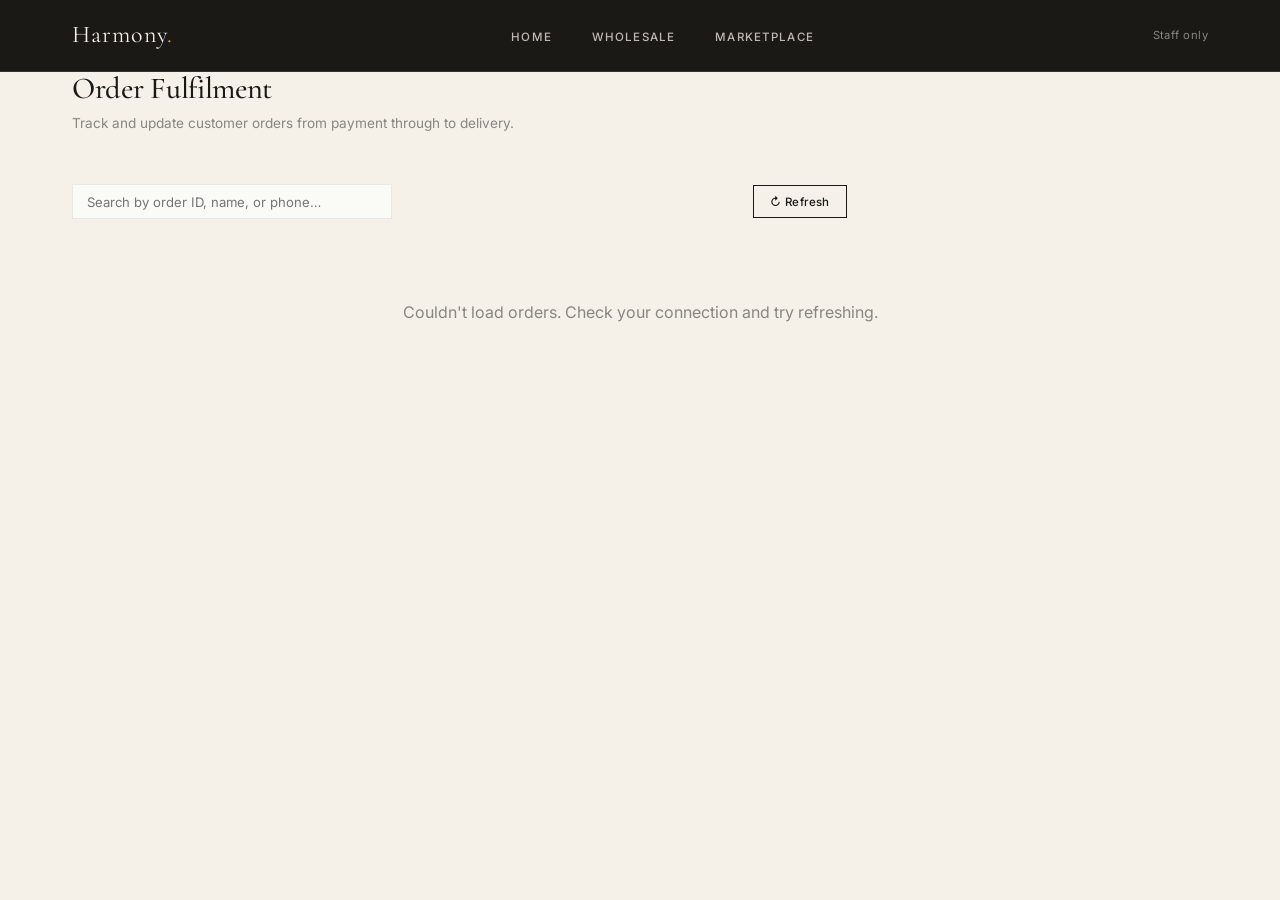
<file: admin.html>
<!DOCTYPE html>
<html lang="en">
<head>
  <link rel="icon" type="image/svg+xml" href="favicon.svg"/>
  <meta charset="UTF-8" />
  <meta name="viewport" content="width=device-width, initial-scale=1.0" />
  <meta name="robots" content="noindex, nofollow" />
  <title>Order Admin — Harmony</title>
  <link rel="preconnect" href="https://fonts.googleapis.com" />
  <link rel="preconnect" href="https://fonts.gstatic.com" crossorigin />
  <link rel="stylesheet" href="https://fonts.googleapis.com/css2?family=Cormorant+Garamond:ital,wght@0,300;0,400;0,500;0,600;1,300;1,400&family=Inter:wght@300;400;500&display=swap" media="print" onload="this.media='all'" />
  <noscript><link rel="stylesheet" href="https://fonts.googleapis.com/css2?family=Cormorant+Garamond:ital,wght@0,300;0,400;0,500;0,600;1,300;1,400&family=Inter:wght@300;400;500&display=swap" /></noscript>
  <link rel="stylesheet" href="css/style.min.css" />
  <style>
    body { background: var(--cream); }

    .admin-banner { background:var(--gold); color:var(--ink); text-align:center; font-size:0.75rem; font-weight:500; padding:0.6rem 1rem; }

    .admin-header { padding: 2rem 0 1.2rem; }
    .admin-header h1 { font-family:var(--font-heading); font-size:1.9rem; color:var(--ink); font-weight:500; }
    .admin-header p { color:var(--mist); font-size:0.85rem; margin-top:0.3rem; }

    .admin-stats { display:grid; grid-template-columns:repeat(5,1fr); gap:1rem; margin-bottom:1.8rem; }
    .admin-stat { background:var(--cream-light); border:1px solid var(--border); padding:1rem 1.2rem; cursor:pointer; transition:border-color var(--transition); }
    .admin-stat.active { border-color:var(--ink); }
    .admin-stat__count { font-family:var(--font-heading); font-size:1.7rem; color:var(--ink); }
    .admin-stat__label { font-size:0.72rem; color:var(--mist); text-transform:uppercase; letter-spacing:0.05em; margin-top:0.2rem; }
    @media (max-width:900px) { .admin-stats { grid-template-columns:repeat(3,1fr); } }
    @media (max-width:560px) { .admin-stats { grid-template-columns:repeat(2,1fr); } }

    .admin-toolbar { display:flex; justify-content:space-between; align-items:center; gap:1rem; margin-bottom:1rem; flex-wrap:wrap; }
    .admin-search { flex:1; max-width:320px; padding:0.55rem 0.9rem; border:1px solid var(--border); background:var(--cream-light); color:var(--ink); font-family:var(--font-body); font-size:0.82rem; }

    .order-card { background:var(--cream-light); border:1px solid var(--border); margin-bottom:1rem; }
    .order-card__head { display:flex; justify-content:space-between; align-items:center; padding:1rem 1.3rem; cursor:pointer; flex-wrap:wrap; gap:0.6rem; }
    .order-card__id { font-family:var(--font-heading); font-size:1.1rem; color:var(--ink); }
    .order-card__meta { font-size:0.78rem; color:var(--mist); margin-top:0.15rem; }
    .order-card__right { display:flex; align-items:center; gap:1rem; }
    .order-card__total { font-family:var(--font-heading); font-size:1.05rem; color:var(--ink); }

    .status-pill { font-size:0.65rem; font-weight:600; letter-spacing:0.05em; text-transform:uppercase; padding:0.3rem 0.7rem; border-radius:20px; white-space:nowrap; }
    .status-pending  { background:#f3e6c9; color:#8a6a1f; }
    .status-paid     { background:#dbe8db; color:#3d6b3d; }
    .status-preparing{ background:#e3ddf0; color:#5c4a94; }
    .status-out      { background:#d9e6f2; color:#2e5f8a; }
    .status-delivered{ background:#d7ecd7; color:#2e6b2e; }
    .status-cancelled{ background:#f0dada; color:#a13d3d; }
    .status-refunded { background:#f3e6c9; color:#8a6a1f; }

    .order-card__body { display:none; padding:0 1.3rem 1.4rem; border-top:1px solid var(--border); }
    .order-card.open .order-card__body { display:block; }
    .order-card__chevron { transition:transform var(--transition); color:var(--mist); }
    .order-card.open .order-card__chevron { transform:rotate(180deg); }

    .order-detail-grid { display:grid; grid-template-columns:1fr 1fr; gap:2rem; margin-top:1.2rem; }
    @media (max-width:800px) { .order-detail-grid { grid-template-columns:1fr; } }

    .order-section h4 { font-size:0.72rem; text-transform:uppercase; letter-spacing:0.06em; color:var(--mist); margin-bottom:0.6rem; }
    .order-line { display:flex; justify-content:space-between; font-size:0.85rem; padding:0.35rem 0; color:var(--ink); }
    .order-line__qty { color:var(--stone); font-size:0.78rem; }

    .cust-detail { font-size:0.85rem; color:var(--ink); line-height:1.7; }
    .cust-detail strong { color:var(--ink); }

    /* Shopee-style stage tracker */
    .stage-tracker { display:flex; align-items:flex-start; margin: 1.6rem 0; }
    .stage { flex:1; text-align:center; position:relative; }
    .stage__dot { width:26px; height:26px; border-radius:50%; background:var(--border); border:2px solid var(--border); margin:0 auto 0.5rem; display:flex; align-items:center; justify-content:center; font-size:0.7rem; color:var(--cream); font-weight:600; }
    .stage.done .stage__dot { background:var(--ink); border-color:var(--ink); }
    .stage.current .stage__dot { background:var(--coral); border-color:var(--coral); }
    .stage__label { font-size:0.7rem; color:var(--mist); }
    .stage.done .stage__label, .stage.current .stage__label { color:var(--ink); font-weight:500; }
    .stage__line { position:absolute; top:13px; left:-50%; width:100%; height:2px; background:var(--border); z-index:-1; }
    .stage.done .stage__line { background:var(--ink); }
    .stage:first-child .stage__line { display:none; }

    .stage-actions { display:flex; gap:0.6rem; flex-wrap:wrap; margin-top:1rem; }
    .stage-btn { padding:0.55rem 1rem; font-size:0.72rem; font-weight:500; letter-spacing:0.03em; border:1px solid var(--ink); background:transparent; color:var(--ink); cursor:pointer; transition:background var(--transition), color var(--transition); }
    .stage-btn:hover { background:var(--ink); color:var(--cream); }
    .stage-btn.primary { background:var(--ink); color:var(--cream); }
    .stage-btn.primary:hover { background:var(--coral); border-color:var(--coral); }
    .stage-btn.whatsapp { border-color:#3fa350; color:#3fa350; }
    .stage-btn.whatsapp:hover { background:#3fa350; color:#fff; }
    .stage-btn.danger { border-color:#a13d3d; color:#a13d3d; }
    .stage-btn.danger:hover { background:#a13d3d; color:#fff; }
    .stage-btn.refund { border-color:#8a6a1f; color:#8a6a1f; }
    .stage-btn.refund:hover { background:#8a6a1f; color:#fff; }

    .empty-state { text-align:center; padding:4rem 1rem; color:var(--mist); }
  </style>
</head>
<body>

  <!-- NAV -->
  <nav class="nav nav--solid">
    <div class="nav__inner">
      <a href="index.html" class="nav__logo">Harmony<span>.</span></a>
      <ul class="nav__links">
        <li><a href="index.html">Home</a></li>
        <li><a href="products.html">Wholesale</a></li>
        <li><a href="shop.html">Marketplace</a></li>
      </ul>
      <div class="nav__right">
        <span style="font-size:0.7rem;color:var(--mist);letter-spacing:0.04em;">Staff only</span>
      </div>
    </div>
  </nav>

  <div class="admin-banner">SANDBOX MODE — showing real orders from HitPay sandbox testing. No real money involved yet.</div>

  <div class="container">
    <div class="admin-header">
      <h1>Order Fulfilment</h1>
      <p>Track and update customer orders from payment through to delivery.</p>
    </div>

    <div class="admin-stats" id="admin-stats"></div>

    <div class="admin-toolbar">
      <input class="admin-search" type="text" id="admin-search" placeholder="Search by order ID, name, or phone…" oninput="renderOrders()">
      <button class="stage-btn" id="admin-refresh-btn" onclick="refreshOrders()" style="flex-shrink:0;">↻ Refresh</button>
      <span style="font-size:0.78rem;color:var(--mist);" id="admin-count"></span>
    </div>

    <div id="orders-list"></div>
  </div>

  <script>
    /* ============================================================
       ADMIN.HTML — Order fulfilment dashboard
       ------------------------------------------------------------
       Reads and updates real orders via the Apps Script backend
       (Code.gs doGet/doPost -> Orders.gs listOrders/updateFulfillmentStatus).
       ============================================================ */

    const APPS_SCRIPT_URL = 'https://script.google.com/macros/s/AKfycbwq7Q2DA_HZMXRT1rqLs-4hAvcBS5f1TfyYCUfP2_AtXNeNeuqFUg5qc7fAkh6tmf3yzg/exec';

    const STAGES = ['paid', 'preparing', 'out_for_delivery', 'delivered'];
    const STAGE_LABELS = {
      paid: 'Payment Confirmed',
      preparing: 'Preparing Order',
      out_for_delivery: 'Out for Delivery',
      delivered: 'Delivered'
    };
    const STAGE_CLASS = {
      pending: 'status-pending', paid: 'status-paid', preparing: 'status-preparing',
      out_for_delivery: 'status-out', delivered: 'status-delivered', cancelled: 'status-cancelled',
      refunded: 'status-refunded', partially_refunded: 'status-refunded'
    };
    const STAGE_WHATSAPP_MSG = {
      paid: (o) => `Hi ${o.customerName}, thanks for your order #${o.id} with Harmony! We've received your payment and are getting it ready.`,
      preparing: (o) => `Hi ${o.customerName}, your order #${o.id} is being prepared and packed now.`,
      out_for_delivery: (o) => `Hi ${o.customerName}, your order #${o.id} is out for delivery today! Please have someone available to receive it.`,
      delivered: (o) => `Hi ${o.customerName}, your order #${o.id} has been delivered. Thank you for shopping with Harmony — hope to see you again soon!`
    };

    // Derives the tracker "stage" the UI understands from the Sheet's
    // separate PaymentStatus + FulfillmentStatus columns.
    function deriveStage(order) {
      if (order.fulfillmentStatus === 'cancelled') return 'cancelled';
      if (order.paymentStatus === 'refunded' || order.paymentStatus === 'partially_refunded') return order.paymentStatus;
      if (order.paymentStatus !== 'paid') return 'pending';
      if (!order.fulfillmentStatus || order.fulfillmentStatus === 'not_started') return 'paid';
      return order.fulfillmentStatus; // preparing / out_for_delivery / delivered
    }

    async function loadOrders() {
      const res = await fetch(APPS_SCRIPT_URL + '?action=list_orders');
      const json = await res.json();
      return (json.orders || []).map(o => ({ ...o, stage: deriveStage(o) }));
    }

    async function pushStageUpdate(orderId, stage) {
      await fetch(APPS_SCRIPT_URL, {
        method: 'POST',
        headers: { 'Content-Type': 'text/plain;charset=utf-8' },
        body: JSON.stringify({ action: 'update_status', orderId, stage })
      });
    }

    function getOrderTotal(order) {
      return order.items.reduce((s, i) => s + i.price * i.qty, 0);
    }

    function renderStats(orders) {
      const counts = { all: orders.length, pending: 0, paid: 0, preparing: 0, out_for_delivery: 0, delivered: 0 };
      orders.forEach(o => { if (counts[o.stage] !== undefined) counts[o.stage]++; });

      const cfg = [
        { key: 'all', label: 'All Orders' },
        { key: 'pending', label: 'Pending Payment' },
        { key: 'preparing', label: 'Preparing' },
        { key: 'out_for_delivery', label: 'Out for Delivery' },
        { key: 'delivered', label: 'Delivered' },
      ];

      document.getElementById('admin-stats').innerHTML = cfg.map(c => `
        <div class="admin-stat ${ADMIN_FILTER === c.key ? 'active' : ''}" onclick="setFilter('${c.key}')">
          <div class="admin-stat__count">${counts[c.key] !== undefined ? counts[c.key] : counts.all}</div>
          <div class="admin-stat__label">${c.label}</div>
        </div>
      `).join('');
    }

    let ADMIN_FILTER = 'all';
    let ADMIN_ORDERS = [];
    let OPEN_ORDER_ID = null;

    function setFilter(key) {
      ADMIN_FILTER = key;
      renderOrders();
    }

    function toggleOrder(id) {
      OPEN_ORDER_ID = OPEN_ORDER_ID === id ? null : id;
      renderOrders();
    }

    async function refreshOrders() {
      const btn = document.getElementById('admin-refresh-btn');
      if (btn) { btn.textContent = 'Refreshing…'; btn.disabled = true; }
      try {
        ADMIN_ORDERS = await loadOrders();
        renderOrders();
      } catch (err) {
        document.getElementById('orders-list').innerHTML =
          `<div class="empty-state">Couldn't load orders. Check your connection and try refreshing.</div>`;
      }
      if (btn) { btn.textContent = '↻ Refresh'; btn.disabled = false; }
    }

    async function updateStage(orderId, newStage) {
      const order = ADMIN_ORDERS.find(o => o.id === orderId);
      if (!order) return;
      order.stage = newStage; // optimistic UI update
      renderOrders();
      await pushStageUpdate(orderId, newStage);
    }

    function cancelOrder(orderId) {
      if (!confirm('Mark this order as cancelled?')) return;
      updateStage(orderId, 'cancelled');
    }

    function sendWhatsAppUpdate(order, stage) {
      const msg = STAGE_WHATSAPP_MSG[stage] ? STAGE_WHATSAPP_MSG[stage](order) : '';
      const phone = order.phone.replace(/[^\d]/g, '');
      window.open(`https://wa.me/${phone}?text=${encodeURIComponent(msg)}`, '_blank');
    }

    function renderStageTracker(order) {
      if (order.stage === 'cancelled') {
        return `<p style="color:#a13d3d;font-size:0.85rem;font-weight:500;">This order was cancelled.</p>`;
      }
      if (order.stage === 'refunded') {
        return `<p style="color:#8a6a1f;font-size:0.85rem;font-weight:500;">This order was fully refunded.</p>`;
      }
      if (order.stage === 'partially_refunded') {
        return `<p style="color:#8a6a1f;font-size:0.85rem;font-weight:500;">This order was partially refunded.</p>`;
      }
      if (order.stage === 'pending') {
        return `<p style="color:var(--mist);font-size:0.85rem;">Awaiting payment confirmation from HitPay.</p>`;
      }
      const currentIdx = STAGES.indexOf(order.stage);
      return `
        <div class="stage-tracker">
          ${STAGES.map((s, i) => `
            <div class="stage ${i < currentIdx ? 'done' : ''} ${i === currentIdx ? 'current' : ''}">
              <div class="stage__line"></div>
              <div class="stage__dot">${i < currentIdx ? '✓' : i + 1}</div>
              <div class="stage__label">${STAGE_LABELS[s]}</div>
            </div>
          `).join('')}
        </div>`;
    }

    function renderStageActions(order) {
      if (order.stage === 'cancelled' || order.stage === 'refunded' || order.stage === 'partially_refunded') {
        return '';
      }
      if (order.stage === 'pending') {
        return `<div class="stage-actions">
          <button class="stage-btn danger" onclick="cancelOrder('${order.id}')">Cancel Order</button>
        </div>`;
      }
      const currentIdx = STAGES.indexOf(order.stage);
      const nextStage = STAGES[currentIdx + 1];
      const refundBtn = `<button class="stage-btn refund" onclick="refundOrder('${order.id}', ${getOrderTotal(order)})">Refund</button>`;

      if (order.stage === 'delivered') {
        return `<div class="stage-actions">${refundBtn}</div>`;
      }

      return `
        <div class="stage-actions">
          ${nextStage ? `<button class="stage-btn primary" onclick="updateStage('${order.id}', '${nextStage}')">Mark as ${STAGE_LABELS[nextStage]}</button>` : ''}
          <button class="stage-btn whatsapp" onclick='sendWhatsAppUpdate(${JSON.stringify(order).replace(/'/g, "&#39;")}, "${order.stage}")'>Notify via WhatsApp</button>
          ${refundBtn}
          <button class="stage-btn danger" onclick="cancelOrder('${order.id}')">Cancel</button>
        </div>`;
    }

    async function refundOrder(orderId, orderTotal) {
      const amountStr = prompt(`Refund amount for ${orderId} (leave blank for full refund of $${orderTotal.toFixed(2)}):`, orderTotal.toFixed(2));
      if (amountStr === null) return; // cancelled

      const reason = prompt('Reason for refund (shown internally and to the customer):', '');
      if (reason === null) return;

      const amount = amountStr.trim() === '' ? null : parseFloat(amountStr);
      if (amount !== null && (isNaN(amount) || amount <= 0)) {
        alert('Please enter a valid refund amount.');
        return;
      }

      if (!confirm(`Confirm refund of $${(amount || orderTotal).toFixed(2)} for ${orderId}? This cannot be undone.`)) return;

      const res = await fetch(APPS_SCRIPT_URL, {
        method: 'POST',
        headers: { 'Content-Type': 'text/plain;charset=utf-8' },
        body: JSON.stringify({ action: 'process_refund', orderId, amount, reason })
      });
      const result = await res.json();

      if (result.error) {
        alert('Refund failed: ' + (result.error.message || JSON.stringify(result.detail || result.error)));
      } else {
        alert('Refund processed.');
        refreshOrders();
      }
    }

    function renderOrders() {
      renderStats(ADMIN_ORDERS);

      const search = document.getElementById('admin-search').value.toLowerCase();
      let list = ADMIN_ORDERS;
      if (ADMIN_FILTER !== 'all') list = list.filter(o => o.stage === ADMIN_FILTER);
      if (search) {
        list = list.filter(o =>
          o.id.toLowerCase().includes(search) ||
          o.customerName.toLowerCase().includes(search) ||
          o.phone.replace(/\s/g, '').includes(search.replace(/\s/g, ''))
        );
      }
      list = [...list].sort((a, b) => new Date(b.timestamp) - new Date(a.timestamp));

      document.getElementById('admin-count').textContent = `${list.length} order${list.length !== 1 ? 's' : ''}`;

      const container = document.getElementById('orders-list');
      if (!list.length) {
        container.innerHTML = `<div class="empty-state">No orders match this view.</div>`;
        return;
      }

      container.innerHTML = list.map(order => {
        const total = getOrderTotal(order);
        const isOpen = OPEN_ORDER_ID === order.id;
        const dateStr = new Date(order.timestamp).toLocaleString('en-SG', { day:'numeric', month:'short', hour:'2-digit', minute:'2-digit' });

        return `
          <div class="order-card ${isOpen ? 'open' : ''}">
            <div class="order-card__head" onclick="toggleOrder('${order.id}')">
              <div>
                <div class="order-card__id">${order.id}</div>
                <div class="order-card__meta">${order.customerName} · ${dateStr}</div>
              </div>
              <div class="order-card__right">
                <span class="status-pill ${STAGE_CLASS[order.stage]}">${order.stage === 'pending' ? 'Pending Payment' : order.stage === 'refunded' ? 'Refunded' : order.stage === 'partially_refunded' ? 'Partially Refunded' : (STAGE_LABELS[order.stage] || order.stage)}</span>
                <span class="order-card__total">$${total.toFixed(2)}</span>
                <span class="order-card__chevron">▾</span>
              </div>
            </div>
            <div class="order-card__body">
              ${renderStageTracker(order)}
              ${renderStageActions(order)}
              <div class="order-detail-grid">
                <div class="order-section">
                  <h4>Items</h4>
                  ${order.items.map(i => `
                    <div class="order-line">
                      <span>${i.name} <span class="order-line__qty">× ${i.qty}</span></span>
                      <span>$${(i.price * i.qty).toFixed(2)}</span>
                    </div>
                  `).join('')}
                  <div class="order-line" style="border-top:1px solid var(--border);margin-top:0.4rem;padding-top:0.6rem;font-weight:600;">
                    <span>Total</span><span>$${total.toFixed(2)}</span>
                  </div>
                </div>
                <div class="order-section">
                  <h4>Delivery</h4>
                  <div class="cust-detail">
                    <strong>${order.customerName}</strong><br>
                    ${order.phone}<br>
                    ${order.address}, ${order.postalCode}<br>
                    Delivery date: <strong>${new Date(order.deliveryDate).toLocaleDateString('en-SG', { weekday:'long', day:'numeric', month:'long' })}</strong>
                  </div>
                </div>
              </div>
            </div>
          </div>`;
      }).join('');
    }

    document.addEventListener('DOMContentLoaded', refreshOrders);
  </script>
</body>
</html>
</file>
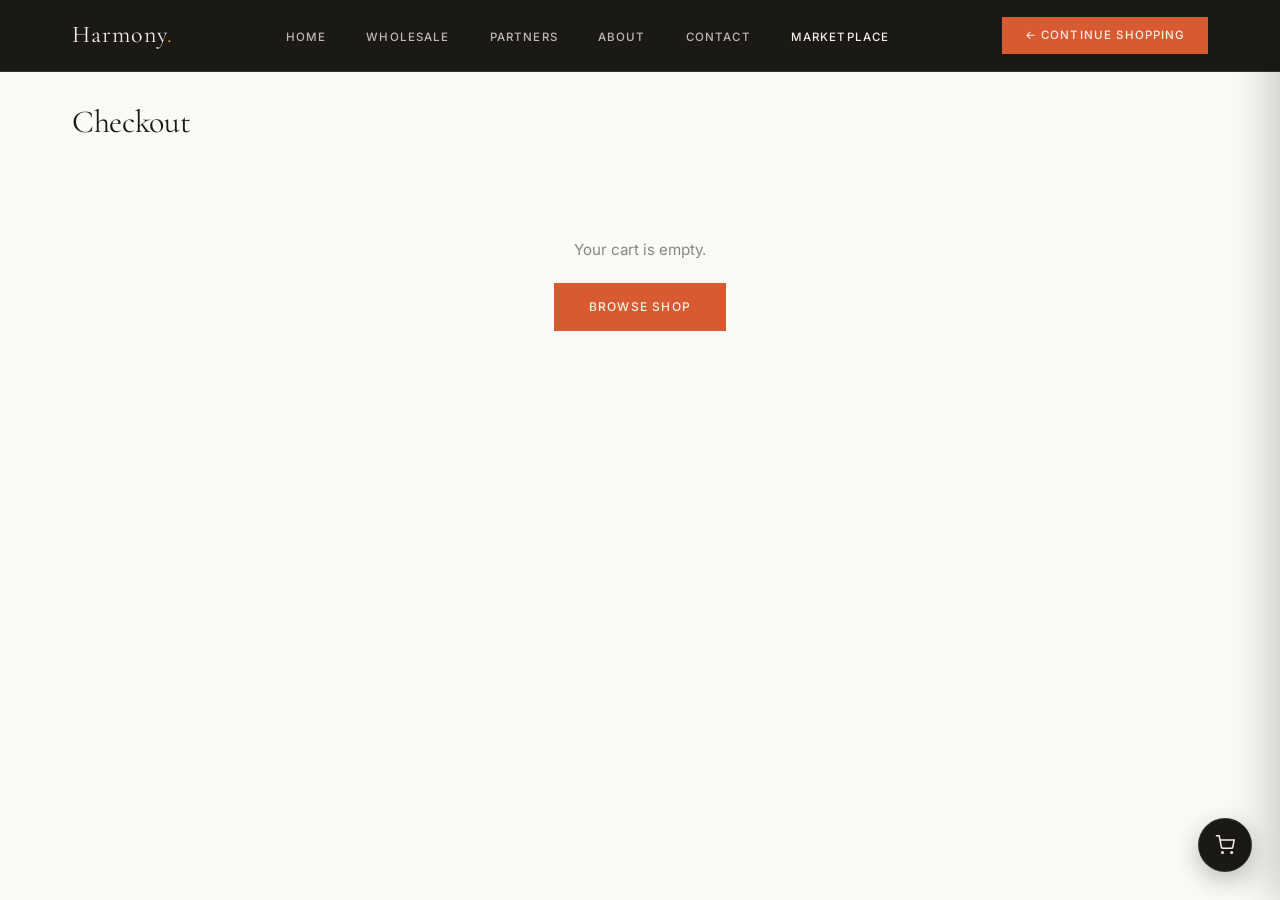
<file: checkout.html>
<!DOCTYPE html>
<html lang="en" data-lang="en">
<head>
  <link rel="icon" type="image/svg+xml" href="favicon.svg"/>
  <meta charset="UTF-8" />
  <meta name="viewport" content="width=device-width, initial-scale=1.0" />
  <meta name="robots" content="noindex, nofollow" />
  <title>Checkout — Harmony International Food</title>
  <link rel="preconnect" href="https://fonts.googleapis.com" />
  <link rel="preconnect" href="https://fonts.gstatic.com" crossorigin />
  <link rel="stylesheet" href="https://fonts.googleapis.com/css2?family=Cormorant+Garamond:ital,wght@0,300;0,400;0,500;0,600;1,300;1,400&family=Inter:wght@300;400;500&display=swap" media="print" onload="this.media='all'" />
  <noscript><link rel="stylesheet" href="https://fonts.googleapis.com/css2?family=Cormorant+Garamond:ital,wght@0,300;0,400;0,500;0,600;1,300;1,400&family=Inter:wght@300;400;500&display=swap" /></noscript>
  <link rel="stylesheet" href="css/style.min.css" />
  <link rel="stylesheet" href="css/cart.css" />
  <style>
    .checkout-banner { background:var(--gold); color:var(--ink); text-align:center; font-size:0.75rem; font-weight:500; letter-spacing:0.03em; padding:0.6rem 1rem; }
    .checkout-grid { display:grid; grid-template-columns:1.4fr 1fr; gap:3rem; align-items:flex-start; }
    @media (max-width:900px) { .checkout-grid { grid-template-columns:1fr; } }

    .checkout-section { margin-bottom:2.2rem; }
    .checkout-section h2 { font-family:var(--font-heading); font-size:1.3rem; color:var(--ink); margin-bottom:1rem; font-weight:500; }

    .delivery-notice { background:var(--cream); border:1px solid var(--border); padding:1rem 1.2rem; font-size:0.85rem; color:var(--ink-mist); margin-bottom:1.5rem; line-height:1.5; }
    .delivery-notice strong { color:var(--ink); }

    .checkout-summary { background:var(--cream-light); border:1px solid var(--border); padding:1.6rem; position:sticky; top:100px; }
    .checkout-summary h3 { font-family:var(--font-heading); font-size:1.2rem; margin-bottom:1rem; font-weight:500; }
    .summary-line { display:flex; justify-content:space-between; font-size:0.85rem; padding:0.5rem 0; border-bottom:1px solid var(--border); }
    .summary-line__name { color:var(--ink); }
    .summary-line__qty { color:var(--stone); font-size:0.78rem; }
    .summary-total { display:flex; justify-content:space-between; font-family:var(--font-heading); font-size:1.3rem; margin-top:1rem; padding-top:1rem; border-top:1px solid var(--border-dark); }

    .checkout-empty { text-align:center; padding:4rem 1rem; }

    .pay-btn { width:100%; text-align:center; margin-top:1.3rem; padding:0.9rem; }
    .pay-note { font-size:0.7rem; color:var(--stone); text-align:center; margin-top:0.7rem; line-height:1.5; }

    /* form-input/textarea in style.css are styled for dark sections (white text) —
       override to dark text for this light checkout page */
    #delivery-form .form-input,
    #delivery-form .form-textarea,
    #delivery-form .form-select {
      color: var(--ink);
      border-color: var(--border);
      background: var(--cream-light);
    }
    #delivery-form .form-input::placeholder,
    #delivery-form .form-textarea::placeholder {
      color: var(--stone);
    }
  </style>
</head>
<body>

  <!-- NAV -->
  <nav class="nav nav--solid">
    <div class="nav__inner">
      <a href="index.html" class="nav__logo">Harmony<span>.</span></a>
      <ul class="nav__links">
        <li><a href="index.html">Home</a></li>
        <li><a href="products.html">Wholesale</a></li>
        <li><a href="partners.html">Partners</a></li>
        <li><a href="about.html">About</a></li>
        <li><a href="contact.html">Contact</a></li>
        <li><a href="shop.html" class="active">Marketplace</a></li>
      </ul>
      <div class="nav__right">
        <a href="shop.html" class="nav__cta">← Continue Shopping</a>
      </div>
    </div>
  </nav>

  <div class="checkout-banner">SANDBOX MODE — real checkout flow, test payments only. No real money is charged.</div>

  <section class="section">
    <div class="container">
      <h1 style="font-family:var(--font-heading);font-size:2rem;margin-bottom:2rem;">Checkout</h1>

      <div id="checkout-content"></div>
    </div>
  </section>

  <script src="js/cart.js"></script>
  <script>
    function renderCheckout() {
      const cart = getCart();
      const container = document.getElementById('checkout-content');
      const deliveryDate = getEarliestDeliveryDate();

      if (!cart.length) {
        container.innerHTML = `
          <div class="checkout-empty">
            <p style="color:var(--mist);margin-bottom:1.2rem;">Your cart is empty.</p>
            <a href="shop.html" class="btn btn-primary">Browse Shop</a>
          </div>`;
        return;
      }

      const subtotal = getSubtotal();
      const meetsMin = subtotal >= CART_MIN_ORDER;

      container.innerHTML = `
        <div class="checkout-grid">
          <div>
            <div class="checkout-section">
              <h2>Delivery Details</h2>
              <div class="delivery-notice">
                We deliver only — no self-collection. Orders placed today are delivered from
                <strong>${formatDeliveryDate(deliveryDate)}</strong> onwards (next working day, T+1).
              </div>
              <form id="delivery-form">
                <div class="form-row" style="display:grid;grid-template-columns:1fr 1fr;gap:1rem;">
                  <div class="form-group">
                    <label class="form-label">Full Name *</label>
                    <input class="form-input" id="cf-name" type="text" required placeholder="Jane Tan">
                  </div>
                  <div class="form-group">
                    <label class="form-label">WhatsApp / Phone *</label>
                    <input class="form-input" id="cf-phone" type="tel" required placeholder="+65 9XXX XXXX">
                  </div>
                </div>
                <div class="form-group" style="margin-top:1rem;">
                  <label class="form-label">Email *</label>
                  <input class="form-input" id="cf-email" type="email" required placeholder="jane@example.com">
                </div>
                <div class="form-group" style="margin-top:1rem;">
                  <label class="form-label">Delivery Address *</label>
                  <input class="form-input" id="cf-address" type="text" required placeholder="Block, Street, Unit #">
                </div>
                <div class="form-row" style="display:grid;grid-template-columns:1fr 1fr;gap:1rem;margin-top:1rem;">
                  <div class="form-group">
                    <label class="form-label">Postal Code *</label>
                    <input class="form-input" id="cf-postal" type="text" required placeholder="123456">
                  </div>
                  <div class="form-group">
                    <label class="form-label">Preferred Delivery Date *</label>
                    <input class="form-input" type="date" id="delivery-date-input" required min="${deliveryDate.toISOString().slice(0,10)}" value="${deliveryDate.toISOString().slice(0,10)}">
                  </div>
                </div>
                <div class="form-group" style="margin-top:1rem;">
                  <label class="form-label">Delivery Notes</label>
                  <textarea class="form-textarea" id="cf-notes" rows="2" placeholder="Gate code, preferred time window, leave at guardhouse, etc."></textarea>
                </div>
              </form>
            </div>
          </div>

          <div class="checkout-summary">
            <h3>Order Summary</h3>
            ${cart.map(i => `
              <div class="summary-line">
                <span class="summary-line__name">${i.name} <span class="summary-line__qty">× ${i.qty}</span></span>
                <span>$${(i.price * i.qty).toFixed(2)}</span>
              </div>
            `).join('')}
            <div class="summary-total">
              <span>Total</span>
              <span>$${subtotal.toFixed(2)}</span>
            </div>
            ${!meetsMin ? `<p class="cart-min-warning" style="margin-top:0.8rem;">Add $${(CART_MIN_ORDER - subtotal).toFixed(2)} more to reach the $60 minimum order before you can pay.</p>` : ''}
            <button class="btn btn-primary pay-btn" ${!meetsMin ? 'disabled style="opacity:0.4;cursor:not-allowed;"' : ''} onclick="handlePayClick()">
              Proceed to Payment
            </button>
            <p class="pay-note">You'll be redirected to HitPay's secure checkout (PayNow or Card) to complete payment.</p>
          </div>
        </div>
      `;
    }

    // ← Your deployed Apps Script Web App URL (same one used for the site's other forms)
    const APPS_SCRIPT_URL = 'https://script.google.com/macros/s/AKfycbwq7Q2DA_HZMXRT1rqLs-4hAvcBS5f1TfyYCUfP2_AtXNeNeuqFUg5qc7fAkh6tmf3yzg/exec';

    async function handlePayClick() {
      const form = document.getElementById('delivery-form');
      if (!form.reportValidity()) return;

      const btn = event.target;
      const originalText = btn.textContent;
      btn.textContent = 'Redirecting to payment…';
      btn.disabled = true;

      const payload = {
        action: 'create_payment',
        customerName: document.getElementById('cf-name').value,
        phone: document.getElementById('cf-phone').value,
        email: document.getElementById('cf-email').value,
        address: document.getElementById('cf-address').value,
        postalCode: document.getElementById('cf-postal').value,
        deliveryDate: document.getElementById('delivery-date-input').value,
        notes: document.getElementById('cf-notes').value,
        items: getCart(),
        subtotal: getSubtotal(),
        redirectUrl: window.location.origin + '/order-confirmed.html'
      };

      try {
        const response = await fetch(APPS_SCRIPT_URL, {
          method: 'POST',
          headers: { 'Content-Type': 'text/plain;charset=utf-8' },
          body: JSON.stringify(payload)
        });
        const result = await response.json();

        if (result.checkoutUrl) {
          clearCart();
          window.location.href = result.checkoutUrl;
        } else {
          alert('Something went wrong creating your payment. Please try again, or WhatsApp us at +65 8795 3309 if this keeps happening.');
          btn.textContent = originalText;
          btn.disabled = false;
        }
      } catch (err) {
        alert('Could not reach the payment server. Please check your connection and try again.');
        btn.textContent = originalText;
        btn.disabled = false;
      }
    }

    document.addEventListener('DOMContentLoaded', renderCheckout);
  </script>
</body>
</html>
</file>
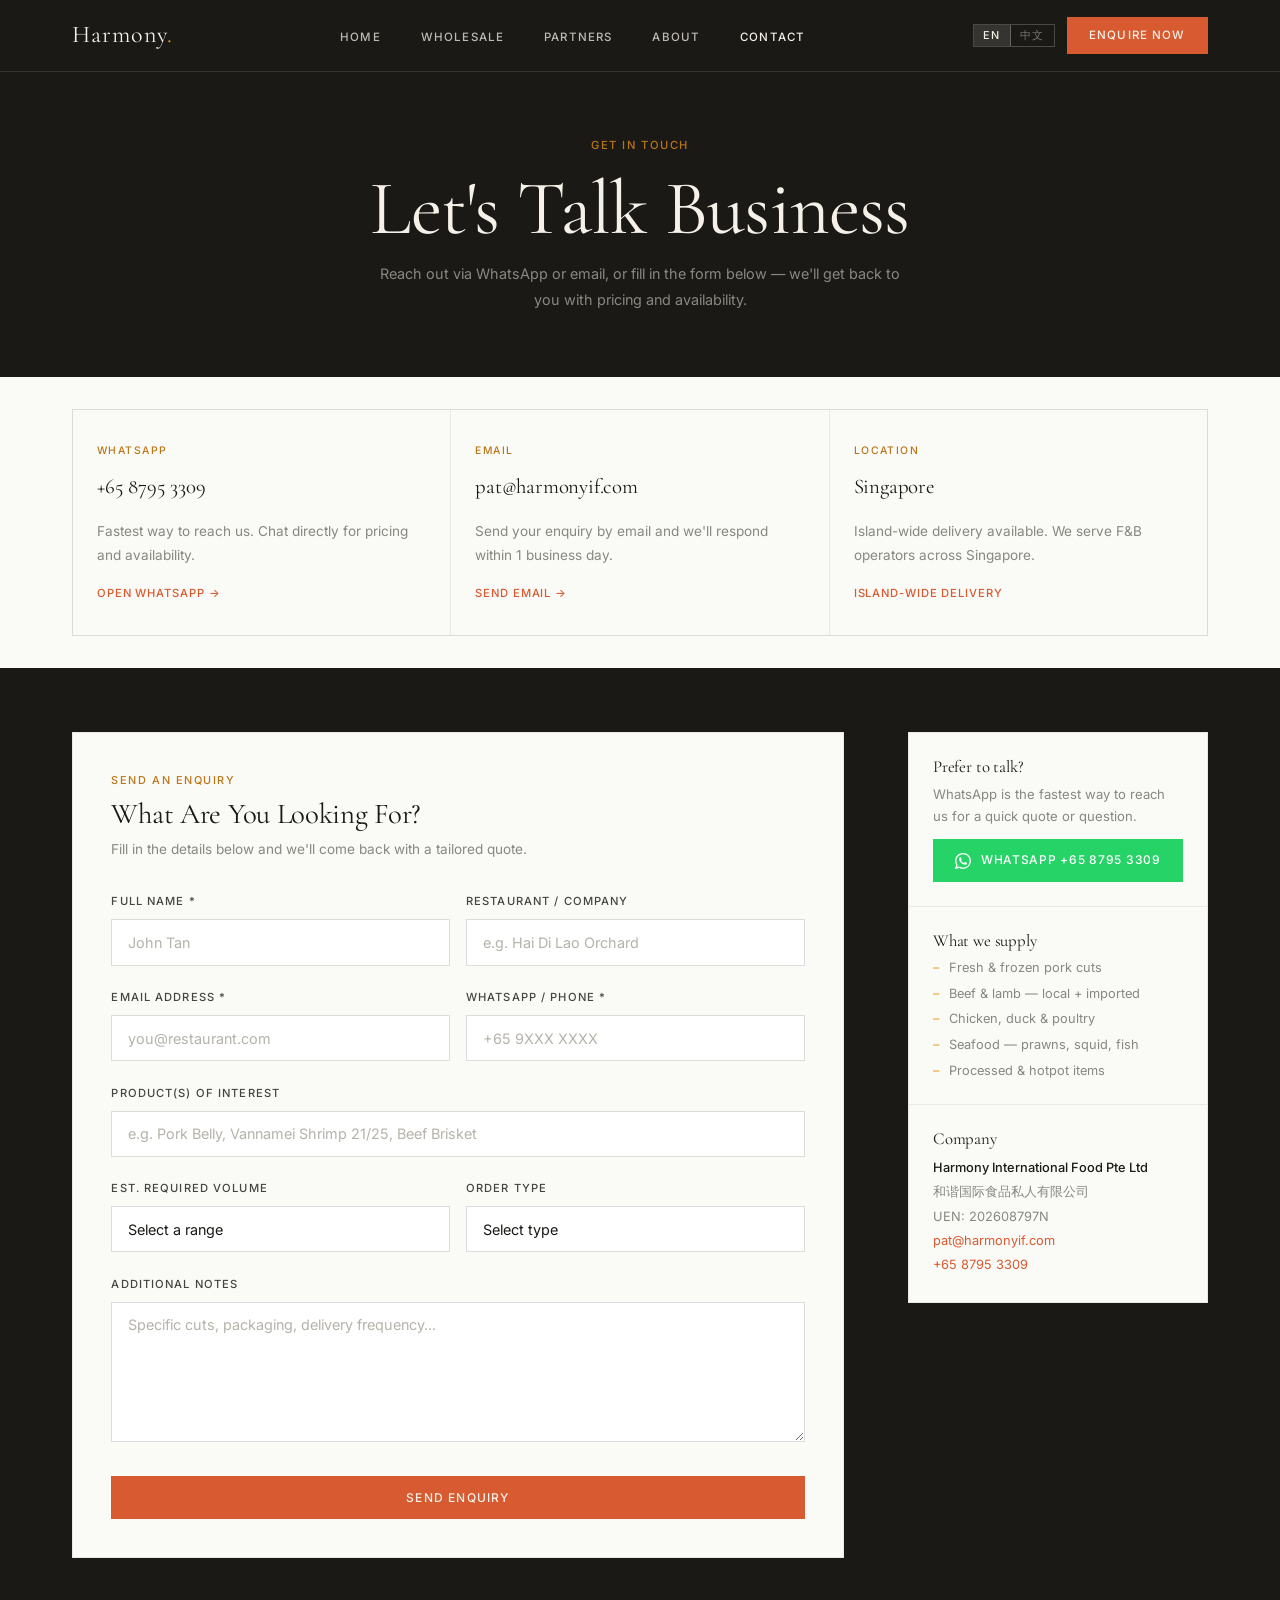
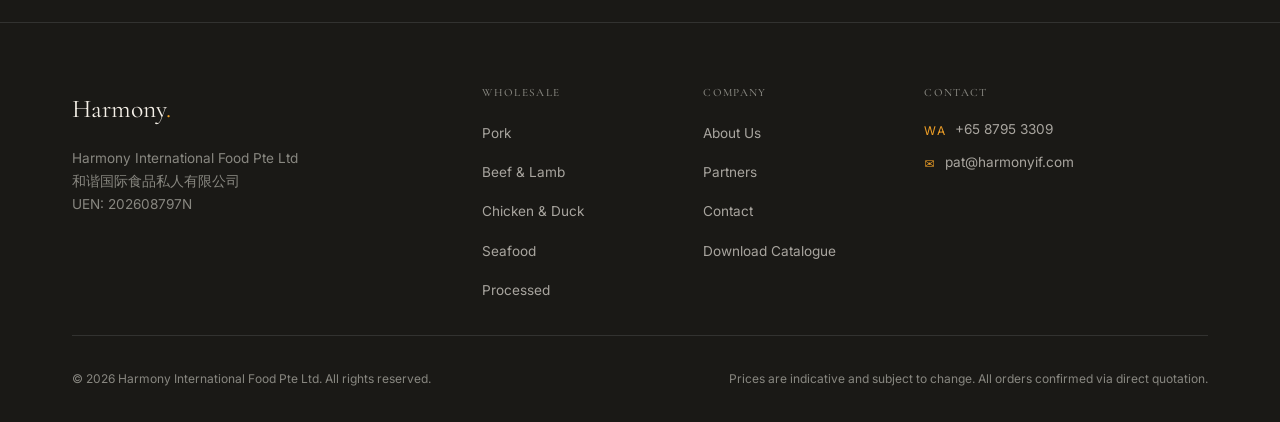
<file: contact.html>
<!DOCTYPE html>
<html lang="en" data-lang="en">
<head>
  <link rel="icon" type="image/svg+xml" href="favicon.svg"/>
  <meta charset="UTF-8" />
  <meta name="viewport" content="width=device-width, initial-scale=1.0" />

  <!-- SEO -->
  <meta name="description" content="Get in touch with Harmony International Food for product enquiries, bulk pricing and supply arrangements. WhatsApp, email or fill in our enquiry form." />
  <meta name="robots" content="index, follow" />
  <link rel="canonical" href="https://harmonyif.sg/contact.html" />

  <!-- Open Graph -->
  <meta property="og:type"        content="website" />
  <meta property="og:site_name"   content="Harmony International Food" />
  <meta property="og:url"         content="https://harmonyif.sg/contact.html" />
  <meta property="og:title"       content="Contact Harmony International Food" />
  <meta property="og:description" content="Reach out for product enquiries, pricing and supply arrangements. We respond within 1 business day." />
  <meta property="og:image"       content="https://harmonyif.sg/og-image.jpg" />
  <meta property="og:image:width"  content="1200" />
  <meta property="og:image:height" content="630" />
  <meta property="og:locale"      content="en_SG" />

  <!-- Twitter Card -->
  <meta name="twitter:card"        content="summary_large_image" />
  <meta name="twitter:title"       content="Contact Harmony International Food" />
  <meta name="twitter:description" content="Reach out for product enquiries, pricing and supply arrangements. We respond within 1 business day." />
  <meta name="twitter:image"       content="https://harmonyif.sg/og-image.jpg" />

  <!-- Schema.org structured data -->
  <script type="application/ld+json">
  {
    "@context": "https://schema.org",
    "@type": "ContactPage",
    "name": "Contact Harmony International Food",
    "url": "https://harmonyif.sg/contact.html",
    "description": "Contact Harmony International Food for product enquiries and bulk supply arrangements."
  }
  </script>

  <title>Contact Us — Harmony International Food Singapore</title>
  <link rel="preconnect" href="https://fonts.googleapis.com" />
  <link rel="preconnect" href="https://fonts.gstatic.com" crossorigin />
  <link rel="stylesheet" href="https://fonts.googleapis.com/css2?family=Cormorant+Garamond:ital,wght@0,300;0,400;0,500;0,600;1,300;1,400&family=Inter:wght@300;400;500&display=swap" media="print" onload="this.media='all'" />
  <noscript><link rel="stylesheet" href="https://fonts.googleapis.com/css2?family=Cormorant+Garamond:ital,wght@0,300;0,400;0,500;0,600;1,300;1,400&family=Inter:wght@300;400;500&display=swap" /></noscript>
  <link rel="stylesheet" href="css/style.min.css" />
  <style>
    .page-hero__label { font-size:0.7rem; font-weight:500; letter-spacing:0.14em; text-transform:uppercase; color:var(--gold-dark); display:block; margin-bottom:0.6rem; }
    .page-hero { text-align:center; }

    /* ── 3 contact method cards ── */
    .contact-methods {
      display: grid;
      grid-template-columns: repeat(3, 1fr);
      gap: 1px;
      background: var(--border);
      border: 1px solid var(--border);
      /* Gap between cards and the dark section below */
      margin-bottom: var(--space-md);
    }

    /* ── Form + Sidebar layout ── */
    .contact-grid {
      display: grid;
      grid-template-columns: 1fr 300px;
      gap: var(--space-lg);
      align-items: start;
    }

    /* ── FORM — light card ── */
    .contact-form-card {
      background: var(--cream-light);
      border: 1px solid var(--border);
      padding: 2.4rem;
    }
    .contact-form-card .form-label  { color: var(--ink-mist); }
    .contact-form-card .form-input,
    .contact-form-card .form-select,
    .contact-form-card .form-textarea {
      background: #fff;
      border-color: rgba(26,25,22,0.15);
      color: var(--ink);
    }
    .contact-form-card .form-input:focus,
    .contact-form-card .form-select:focus,
    .contact-form-card .form-textarea:focus { border-color: var(--coral); }
    .contact-form-card .form-input::placeholder,
    .contact-form-card .form-textarea::placeholder { color: var(--stone); }
    .contact-form-card .form-select { background-color:#fff; color:var(--ink); }
    .contact-form-card .form-select option { background:#fff; color:var(--ink); }

    .form-eyebrow { font-size:0.68rem; font-weight:500; letter-spacing:0.14em; text-transform:uppercase; color:var(--gold-dark); margin-bottom:0.4rem; }
    .form-title   { font-family:var(--font-heading); font-size:1.8rem; color:var(--ink); margin-bottom:0.5rem; }
    .form-subtitle { font-size:0.85rem; color:var(--mist); margin-bottom:2rem; line-height:1.65; }
    .form-row { display:grid; grid-template-columns:1fr 1fr; gap:1rem; }
    .form-submit { width:100%; text-align:center; margin-top:0.25rem; }

    /* Success state */
    .form-success {
      display: none;
      margin-top: 1.5rem;
      padding: 1.5rem;
      border: 1px solid var(--gold);
      background: rgba(239,159,39,0.06);
      text-align: center;
    }
    .form-success h4 { font-family:var(--font-heading); font-size:1.3rem; color:var(--gold-dark); margin-bottom:0.5rem; }
    .form-success p  { font-size:0.85rem; color:var(--mist); }

    /* ── SIDEBAR ── */
    .contact-sidebar {
      display: flex; flex-direction: column; gap: 0;
      position: sticky; top: calc(var(--nav-height) + 2rem);
    }
    .contact-sidebar__block {
      padding: 1.5rem;
      border: 1px solid var(--border);
      border-top: none;
      background: var(--cream-light);
    }
    .contact-sidebar__block:first-child { border-top: 1px solid var(--border); }
    .contact-sidebar__block h4 { font-family:var(--font-heading); font-size:1.05rem; font-weight:400; color:var(--ink); margin-bottom:0.5rem; }
    .contact-sidebar__block p  { font-size:0.82rem; color:var(--mist); line-height:1.65; margin-bottom:0.75rem; }
    .contact-sidebar__block p:last-child { margin-bottom:0; }

    .wa-btn-full {
      display:flex; align-items:center; gap:0.6rem; padding:0.7rem 1rem;
      background:#25D366; color:#fff; font-size:0.75rem; font-weight:500;
      letter-spacing:0.06em; text-transform:uppercase; transition:background var(--transition);
      width:100%; justify-content:center; text-decoration:none;
    }
    .wa-btn-full:hover { background:#1ebe5d; }

    .supply-list { display:flex; flex-direction:column; gap:0.4rem; margin-top:0.5rem; }
    .supply-list li { font-size:0.8rem; color:var(--mist); padding-left:1rem; position:relative; line-height:1.5; }
    .supply-list li::before { content:'–'; position:absolute; left:0; color:var(--gold); }

    .co-detail { font-size:0.8rem; color:var(--mist); line-height:1.9; margin-top:0.25rem; }
    .co-detail strong { color:var(--ink); font-weight:500; }
    .co-detail a { color:var(--coral); }

    @media (max-width:900px) {
      .contact-methods { grid-template-columns:1fr; }
      .contact-grid    { grid-template-columns:1fr; }
      .contact-sidebar { position:static; }
      .form-row        { grid-template-columns:1fr; }
    }
    @media (max-width:600px) {
      .contact-form-card { padding:1.6rem; }
    }
  </style>
</head>
<body>

  <!-- NAV -->
  <nav class="nav nav--solid">
    <div class="nav__inner">
      <a href="index.html" class="nav__logo">Harmony<span>.</span></a>
      <ul class="nav__links">
        <li><a href="index.html"  data-en="Home"    data-cn="首页">Home</a></li>
        <li><a href="products.html" data-en="Wholesale" data-cn="批发">Wholesale</a></li>
        <li><a href="partners.html" data-en="Partners" data-cn="合作伙伴">Partners</a></li>
        <li><a href="about.html"  data-en="About"   data-cn="关于">About</a></li>
        <li><a href="contact.html" class="active" data-en="Contact" data-cn="联系">Contact</a></li>
              <!-- Marketplace nav link hidden during testing — page still live at shop.html -->
      </ul>
      <div class="nav__right">
        <div class="lang-toggle">
          <button class="lang-toggle__btn active" data-lang="en" onclick="setLanguage('en')">EN</button>
          <button class="lang-toggle__btn" data-lang="cn" onclick="setLanguage('cn')">中文</button>
        </div>
        <a href="https://wa.me/6587953309?text=Hi%20Harmony%2C%20I%20would%20like%20to%20enquire%20about%20your%20products%20and%20pricing." target="_blank" class="nav__cta" data-en="Enquire Now" data-cn="立即询价">Enquire Now</a>
        <button class="nav__hamburger" aria-label="Menu"><span></span><span></span><span></span></button>
      </div>
    </div>
    <div class="nav__mobile">
      <a href="index.html" data-en="Home" data-cn="首页">Home</a>
      <a href="products.html" data-en="Wholesale" data-cn="批发">Wholesale</a>
      <a href="partners.html" data-en="Partners" data-cn="合作伙伴">Partners</a>
      <a href="about.html" data-en="About" data-cn="关于">About</a>
      <a href="contact.html" data-en="Contact" data-cn="联系">Contact</a>
            <div class="lang-toggle" style="margin-top:1.5rem;">
        <button class="lang-toggle__btn active" data-lang="en" onclick="setLanguage('en');document.querySelector('.nav__mobile').classList.remove('open');document.body.style.overflow=''">EN</button>
        <button class="lang-toggle__btn" data-lang="cn" onclick="setLanguage('cn');document.querySelector('.nav__mobile').classList.remove('open');document.body.style.overflow=''">中文</button>
      </div>
    </div>
  </nav>

  <!-- PAGE HERO -->
  <section class="page-hero">
    <div class="container">
      <span class="page-hero__label" data-en="Get In Touch" data-cn="联系我们">Get In Touch</span>
      <h1><span data-en="Let's Talk Business" data-cn="欢迎来电洽谈">Let's Talk Business</span></h1>
      <p data-en="Reach out via WhatsApp or email, or fill in the form below — we'll get back to you with pricing and availability." data-cn="通过 WhatsApp 或电邮联系我们，或填写以下表格——我们将回复您的价格及货品情况。">Reach out via WhatsApp or email, or fill in the form below — we'll get back to you with pricing and availability.</p>
    </div>
  </section>

  <!-- 3 CONTACT METHOD CARDS -->
  <section style="padding: var(--space-md) 0 0;">
    <div class="container">
      <div class="contact-methods">

        <a href="https://wa.me/6587953309?text=Hi%20Harmony%2C%20I%20would%20like%20to%20enquire%20about%20your%20products%20and%20pricing." target="_blank" class="contact-method-card">
          <div class="contact-method-card__icon" data-en="WHATSAPP" data-cn="WHATSAPP">WHATSAPP</div>
          <h4>+65 8795 3309</h4>
          <p data-en="Fastest way to reach us. Chat directly for pricing and availability." data-cn="联系我们最快捷的方式。直接询问价格及货品情况。">Fastest way to reach us. Chat directly for pricing and availability.</p>
          <span class="contact-method-card__cta" data-en="Open WhatsApp →" data-cn="打开 WhatsApp →">Open WhatsApp →</span>
        </a>

        <a href="mailto:pat@harmonyif.com" class="contact-method-card">
          <div class="contact-method-card__icon" data-en="EMAIL" data-cn="电邮">EMAIL</div>
          <h4>pat@harmonyif.com</h4>
          <p data-en="Send your enquiry by email and we'll respond within 1 business day." data-cn="通过电邮发送询价，我们将在1个工作日内回复。">Send your enquiry by email and we'll respond within 1 business day.</p>
          <span class="contact-method-card__cta" data-en="Send Email →" data-cn="发送邮件 →">Send Email →</span>
        </a>

        <div class="contact-method-card contact-method-card--static">
          <div class="contact-method-card__icon" data-en="LOCATION" data-cn="地点">LOCATION</div>
          <h4>Singapore</h4>
          <p data-en="Island-wide delivery available. We serve F&B operators across Singapore." data-cn="提供全岛配送服务，为新加坡各地餐饮业者提供供货。">Island-wide delivery available. We serve F&amp;B operators across Singapore.</p>
          <span class="contact-method-card__cta" data-en="Island-wide delivery" data-cn="全岛配送">Island-wide delivery</span>
        </div>

      </div>
    </div>
  </section>

  <!-- FORM + SIDEBAR -->
  <section class="section section--dark">
    <div class="container">
      <div class="contact-grid">

        <!-- FORM -->
        <div class="contact-form-card reveal">
          <p class="form-eyebrow" data-en="Send an Enquiry" data-cn="发送询价">Send an Enquiry</p>
          <h2 class="form-title" data-en="What Are You Looking For?" data-cn="您需要什么？">What Are You Looking For?</h2>
          <p class="form-subtitle" data-en="Fill in the details below and we'll come back with a tailored quote." data-cn="请填写以下详情，我们将为您提供专属报价。">Fill in the details below and we'll come back with a tailored quote.</p>

          <form id="contact-form">
            <!-- Web3Forms access key — replace YOUR_WEB3FORMS_KEY with actual key from web3forms.com (free) -->
            
            
            
            

            <div class="form-row">
              <div class="form-group">
                <label class="form-label" for="cf-name" data-en="Full Name *" data-cn="姓名 *">Full Name *</label>
                <input class="form-input" type="text" id="cf-name" name="name" placeholder="John Tan" required />
              </div>
              <div class="form-group">
                <label class="form-label" for="cf-company" data-en="Restaurant / Company" data-cn="餐厅 / 公司">Restaurant / Company</label>
                <input class="form-input" type="text" id="cf-company" name="company" placeholder="e.g. Hai Di Lao Orchard" />
              </div>
            </div>

            <div class="form-row">
              <div class="form-group">
                <label class="form-label" for="cf-email" data-en="Email Address *" data-cn="电邮地址 *">Email Address *</label>
                <input class="form-input" type="email" id="cf-email" name="email" placeholder="you@restaurant.com" required />
              </div>
              <div class="form-group">
                <label class="form-label" for="cf-phone" data-en="WhatsApp / Phone *" data-cn="WhatsApp / 电话 *">WhatsApp / Phone *</label>
                <input class="form-input" type="tel" id="cf-phone" name="phone" placeholder="+65 9XXX XXXX" required />
              </div>
            </div>

            <div class="form-group">
              <label class="form-label" for="cf-product" data-en="Product(s) of Interest" data-cn="感兴趣的产品">Product(s) of Interest</label>
              <input class="form-input" type="text" id="cf-product" name="products"
                placeholder="e.g. Pork Belly, Vannamei Shrimp 21/25, Beef Brisket" />
            </div>

            <div class="form-row">
              <div class="form-group">
                <label class="form-label" for="cf-volume" data-en="Est. Required Volume" data-cn="预计所需用量">Est. Required Volume</label>
                <select class="form-select" id="cf-volume" name="volume">
                  <option value="" data-en="Select a range" data-cn="选择范围">Select a range</option>
                  <option data-en="Under 50kg" data-cn="50公斤以下">Under 50kg</option>
                  <option data-en="50 – 100kg" data-cn="50–100公斤">50 – 100kg</option>
                  <option data-en="100 – 200kg" data-cn="100–200公斤">100 – 200kg</option>
                  <option data-en="200 – 500kg" data-cn="200–500公斤">200 – 500kg</option>
                  <option data-en="500kg+" data-cn="500公斤以上">500kg+</option>
                </select>
              </div>
              <div class="form-group">
                <label class="form-label" for="cf-type" data-en="Order Type" data-cn="订单类型">Order Type</label>
                <select class="form-select" id="cf-type" name="order_type">
                  <option value="" data-en="Select type" data-cn="选择类型">Select type</option>
                  <option data-en="Trial / Sample Order" data-cn="试订单">Trial / Sample Order</option>
                  <option data-en="Regular Supply" data-cn="定期供货">Regular Supply</option>
                  <option data-en="Bulk One-off Order" data-cn="大批量单次订购">Bulk One-off Order</option>
                  <option data-en="Pricing Enquiry Only" data-cn="仅询价">Pricing Enquiry Only</option>
                </select>
              </div>
            </div>

            <div class="form-group">
              <label class="form-label" for="cf-message" data-en="Additional Notes" data-cn="备注">Additional Notes</label>
              <textarea class="form-textarea" id="cf-message" name="message" rows="3"
                placeholder="Specific cuts, packaging, delivery frequency..."></textarea>
            </div>

            <button type="submit" class="btn btn-primary form-submit" id="cf-submit" data-en="Send Enquiry" data-cn="发送询价">Send Enquiry</button>

            <!-- Success message -->
            <div class="form-success" id="form-success">
              <h4 data-en="Enquiry Sent!" data-cn="询价已发送！">Enquiry Sent!</h4>
              <p data-en="We've received your message and opened WhatsApp so you can reach us directly too. We'll be in touch within 1 business day." data-cn="我们已收到您的留言，并为您打开了WhatsApp，方便您直接联系我们。我们将在1个工作日内回复。">We've received your message and opened WhatsApp so you can reach us directly too. We'll be in touch within 1 business day.</p>
            </div>
          </form>
        </div>

        <!-- SIDEBAR -->
        <div class="contact-sidebar">
          <div class="contact-sidebar__block">
            <h4 data-en="Prefer to talk?" data-cn="想直接联系？">Prefer to talk?</h4>
            <p data-en="WhatsApp is the fastest way to reach us for a quick quote or question." data-cn="WhatsApp 是获取快速报价或咨询问题的最便捷方式。">WhatsApp is the fastest way to reach us for a quick quote or question.</p>
            <a href="https://wa.me/6587953309?text=Hi%20Harmony%2C%20I%20would%20like%20to%20enquire%20about%20your%20products%20and%20pricing." target="_blank" class="wa-btn-full">
              <svg width="16" height="16" viewBox="0 0 24 24" fill="currentColor"><path d="M17.472 14.382c-.297-.149-1.758-.867-2.03-.967-.273-.099-.471-.148-.67.15-.197.297-.767.966-.94 1.164-.173.199-.347.223-.644.075-.297-.15-1.255-.463-2.39-1.475-.883-.788-1.48-1.761-1.653-2.059-.173-.297-.018-.458.13-.606.134-.133.298-.347.446-.52.149-.174.198-.298.298-.497.099-.198.05-.371-.025-.52-.075-.149-.669-1.612-.916-2.207-.242-.579-.487-.5-.669-.51-.173-.008-.371-.01-.57-.01-.198 0-.52.074-.792.372-.272.297-1.04 1.016-1.04 2.479 0 1.462 1.065 2.875 1.213 3.074.149.198 2.096 3.2 5.077 4.487.709.306 1.262.489 1.694.625.712.227 1.36.195 1.871.118.571-.085 1.758-.719 2.006-1.413.248-.694.248-1.289.173-1.413-.074-.124-.272-.198-.57-.347m-5.421 7.403h-.004a9.87 9.87 0 01-5.031-1.378l-.361-.214-3.741.982.998-3.648-.235-.374a9.86 9.86 0 01-1.51-5.26c.001-5.45 4.436-9.884 9.888-9.884 2.64 0 5.122 1.03 6.988 2.898a9.825 9.825 0 012.893 6.994c-.003 5.45-4.437 9.884-9.885 9.884m8.413-18.297A11.815 11.815 0 0012.05 0C5.495 0 .16 5.335.157 11.892c0 2.096.547 4.142 1.588 5.945L.057 24l6.305-1.654a11.882 11.882 0 005.683 1.448h.005c6.554 0 11.89-5.335 11.893-11.893a11.821 11.821 0 00-3.48-8.413z"/></svg>
              WhatsApp +65 8795 3309
            </a>
          </div>

          <div class="contact-sidebar__block">
            <h4 data-en="What we supply" data-cn="我们的供应范围">What we supply</h4>
            <ul class="supply-list">
              <li data-en="Fresh & frozen pork cuts" data-cn="新鲜及冷冻猪肉">Fresh & frozen pork cuts</li>
              <li data-en="Beef & lamb — local + imported" data-cn="牛羊肉——本地及进口">Beef & lamb — local + imported</li>
              <li data-en="Chicken, duck & poultry" data-cn="鸡鸭及禽类">Chicken, duck & poultry</li>
              <li data-en="Seafood — prawns, squid, fish" data-cn="海鲜——虾、鱿鱼、鱼类">Seafood — prawns, squid, fish</li>
              <li data-en="Processed & hotpot items" data-cn="加工食品及火锅食材">Processed & hotpot items</li>
            </ul>
          </div>

          <div class="contact-sidebar__block">
            <h4 data-en="Company" data-cn="公司资料">Company</h4>
            <div class="co-detail">
              <strong>Harmony International Food Pte Ltd</strong><br>
              和谐国际食品私人有限公司<br>
              UEN: 202608797N<br>
              <a href="mailto:pat@harmonyif.com">pat@harmonyif.com</a><br>
              <a href="https://wa.me/6587953309?text=Hi%20Harmony%2C%20I%20would%20like%20to%20enquire%20about%20your%20products%20and%20pricing.">+65 8795 3309</a>
            </div>
          </div>
        </div>

      </div>
    </div>
  </section>

  <!-- FOOTER -->
  <footer class="footer">
    <div class="container">
      <div class="footer__grid">
        <div class="footer__col">
          <div class="footer__logo">Harmony<span>.</span></div>
          <p class="footer__tagline">Harmony International Food Pte Ltd<br>和谐国际食品私人有限公司<br>UEN: 202608797N</p>
        </div>
        <div class="footer__col">
          <h5 data-en="Wholesale" data-cn="批发">Wholesale</h5>
          <ul>
            <li><a href="products.html?category=pork"      data-en="Pork"           data-cn="猪肉">Pork</a></li>
            <li><a href="products.html?category=beef"      data-en="Beef & Lamb"    data-cn="牛羊肉">Beef & Lamb</a></li>
            <li><a href="products.html?category=chicken"   data-en="Chicken & Duck" data-cn="鸡鸭">Chicken & Duck</a></li>
            <li><a href="products.html?category=seafood"   data-en="Seafood"        data-cn="海鲜">Seafood</a></li>
            <li><a href="products.html?category=processed" data-en="Processed"      data-cn="加工食品">Processed</a></li>
          </ul>
        </div>
        <div class="footer__col">
          <h5 data-en="Company" data-cn="公司">Company</h5>
          <ul>
            <li><a href="about.html"   data-en="About Us"           data-cn="关于我们">About Us</a></li>
            <li><a href="partners.html" data-en="Partners"          data-cn="合作伙伴">Partners</a></li>
            <li><a href="contact.html" data-en="Contact"            data-cn="联系我们">Contact</a></li>
            <li><a id="pricelist-contact-btn" href="#" target="_blank" rel="noopener">Download Catalogue</a></li>
          </ul>
        </div>
        <div class="footer__col">
          <h5 data-en="Contact" data-cn="联系方式">Contact</h5>
          <div class="footer__contact-item"><span class="icon">WA</span><span><a href="https://wa.me/6587953309?text=Hi%20Harmony%2C%20I%20would%20like%20to%20enquire%20about%20your%20products%20and%20pricing." style="font-size:0.85rem;color:rgba(245,240,232,0.65);">+65 8795 3309</a></span></div>
          <div class="footer__contact-item"><span class="icon">✉</span><span><a href="mailto:pat@harmonyif.com" style="font-size:0.85rem;color:rgba(245,240,232,0.65);">pat@harmonyif.com</a></span></div>
        </div>
      </div>
      <div class="footer__bottom">
        <p data-en="© 2026 Harmony International Food Pte Ltd. All rights reserved." data-cn="© 2026 和谐国际食品私人有限公司。版权所有。">© 2026 Harmony International Food Pte Ltd. All rights reserved.</p>
        <p data-en="Prices are indicative and subject to change. All orders confirmed via direct quotation." data-cn="价格仅供参考，可能随时调整。所有订单须经直接报价确认。">Prices are indicative and subject to change. All orders confirmed via direct quotation.</p>
      </div>
    </div>
  </footer>

  <script src="js/lang.js"></script>
  <script src="js/main.js"></script>
  <script src="js/form_handler.js"></script>


  <!-- Catalogue: links to live pricelist page -->
  <script>
  (function() {
    var el = document.getElementById('pricelist-contact-btn');
    if (el) el.href = 'https://harmonyif26.github.io/harmonyif/pricelist.html';
  })();
  </script>

</body>
</html>
</file>
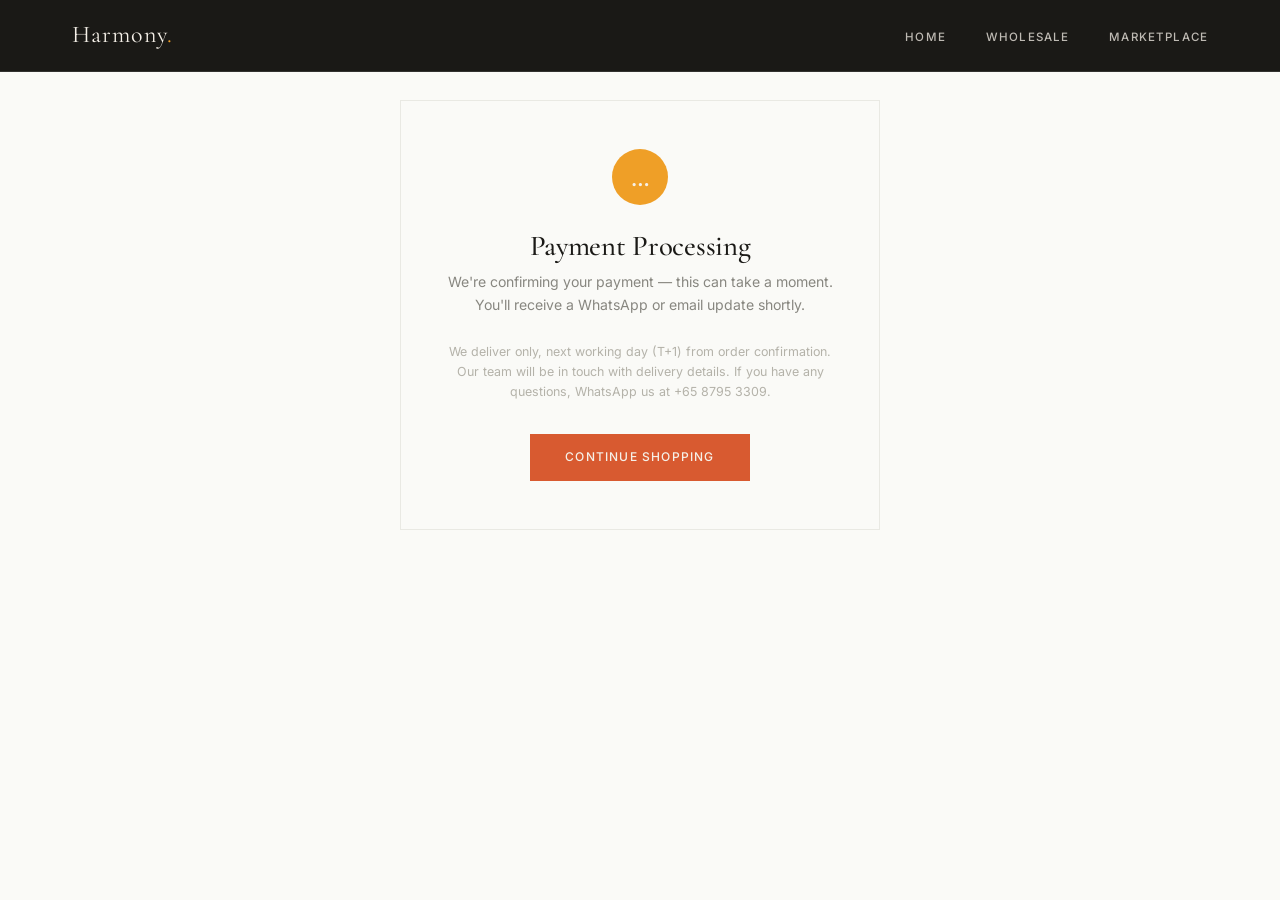
<file: order-confirmed.html>
<!DOCTYPE html>
<html lang="en">
<head>
  <link rel="icon" type="image/svg+xml" href="favicon.svg"/>
  <meta charset="UTF-8" />
  <meta name="viewport" content="width=device-width, initial-scale=1.0" />
  <meta name="robots" content="noindex, nofollow" />
  <title>Order Confirmed — Harmony</title>
  <link rel="preconnect" href="https://fonts.googleapis.com" />
  <link rel="preconnect" href="https://fonts.gstatic.com" crossorigin />
  <link rel="stylesheet" href="https://fonts.googleapis.com/css2?family=Cormorant+Garamond:ital,wght@0,300;0,400;0,500;0,600;1,300;1,400&family=Inter:wght@300;400;500&display=swap" media="print" onload="this.media='all'" />
  <noscript><link rel="stylesheet" href="https://fonts.googleapis.com/css2?family=Cormorant+Garamond:ital,wght@0,300;0,400;0,500;0,600;1,300;1,400&family=Inter:wght@300;400;500&display=swap" /></noscript>
  <link rel="stylesheet" href="css/style.min.css" />
  <style>
    .confirm-wrap {
      min-height: 70vh;
      display: flex;
      align-items: center;
      justify-content: center;
      padding: 3rem 1.5rem;
    }
    .confirm-card {
      max-width: 480px;
      text-align: center;
      background: var(--cream-light);
      border: 1px solid var(--border);
      padding: 3rem 2.5rem;
    }
    .confirm-icon {
      width: 56px;
      height: 56px;
      border-radius: 50%;
      background: var(--ink);
      color: var(--cream);
      display: flex;
      align-items: center;
      justify-content: center;
      margin: 0 auto 1.5rem;
      font-size: 1.6rem;
    }
    .confirm-icon.pending { background: var(--gold); }
    .confirm-title { font-family: var(--font-heading); font-size: 1.8rem; color: var(--ink); font-weight: 500; margin-bottom: 0.6rem; }
    .confirm-sub { font-size: 0.88rem; color: var(--mist); line-height: 1.6; margin-bottom: 1.6rem; }
    .confirm-order-id { font-family: var(--font-heading); font-size: 1.1rem; color: var(--ink); background: var(--cream); border: 1px solid var(--border); padding: 0.6rem 1.2rem; display: inline-block; margin-bottom: 2rem; letter-spacing: 0.02em; }
    .confirm-note { font-size: 0.78rem; color: var(--stone); line-height: 1.6; margin-bottom: 2rem; }
  </style>
</head>
<body>

  <nav class="nav nav--solid">
    <div class="nav__inner">
      <a href="index.html" class="nav__logo">Harmony<span>.</span></a>
      <ul class="nav__links">
        <li><a href="index.html">Home</a></li>
        <li><a href="products.html">Wholesale</a></li>
        <li><a href="shop.html">Marketplace</a></li>
      </ul>
    </div>
  </nav>

  <div class="confirm-wrap">
    <div class="confirm-card" id="confirm-card">
      <!-- filled in by script -->
    </div>
  </div>

  <script>
    function renderConfirmation() {
      const params = new URLSearchParams(window.location.search);
      const orderId = params.get('order') || '';
      const status = params.get('status') || '';
      const card = document.getElementById('confirm-card');

      const isCompleted = status === 'completed';

      card.innerHTML = `
        <div class="confirm-icon ${isCompleted ? '' : 'pending'}">${isCompleted ? '✓' : '…'}</div>
        <h1 class="confirm-title">${isCompleted ? 'Order Confirmed' : 'Payment Processing'}</h1>
        <p class="confirm-sub">
          ${isCompleted
            ? 'Thank you! Your payment has gone through and your order is being prepared.'
            : 'We\'re confirming your payment — this can take a moment. You\'ll receive a WhatsApp or email update shortly.'}
        </p>
        ${orderId ? `<div class="confirm-order-id">Order ${orderId}</div>` : ''}
        <p class="confirm-note">
          We deliver only, next working day (T+1) from order confirmation. Our team will be in touch with delivery details.
          If you have any questions, WhatsApp us at +65 8795 3309.
        </p>
        <a href="shop.html" class="btn btn-primary">Continue Shopping</a>
      `;
    }
    document.addEventListener('DOMContentLoaded', renderConfirmation);
  </script>
</body>
</html>
</file>
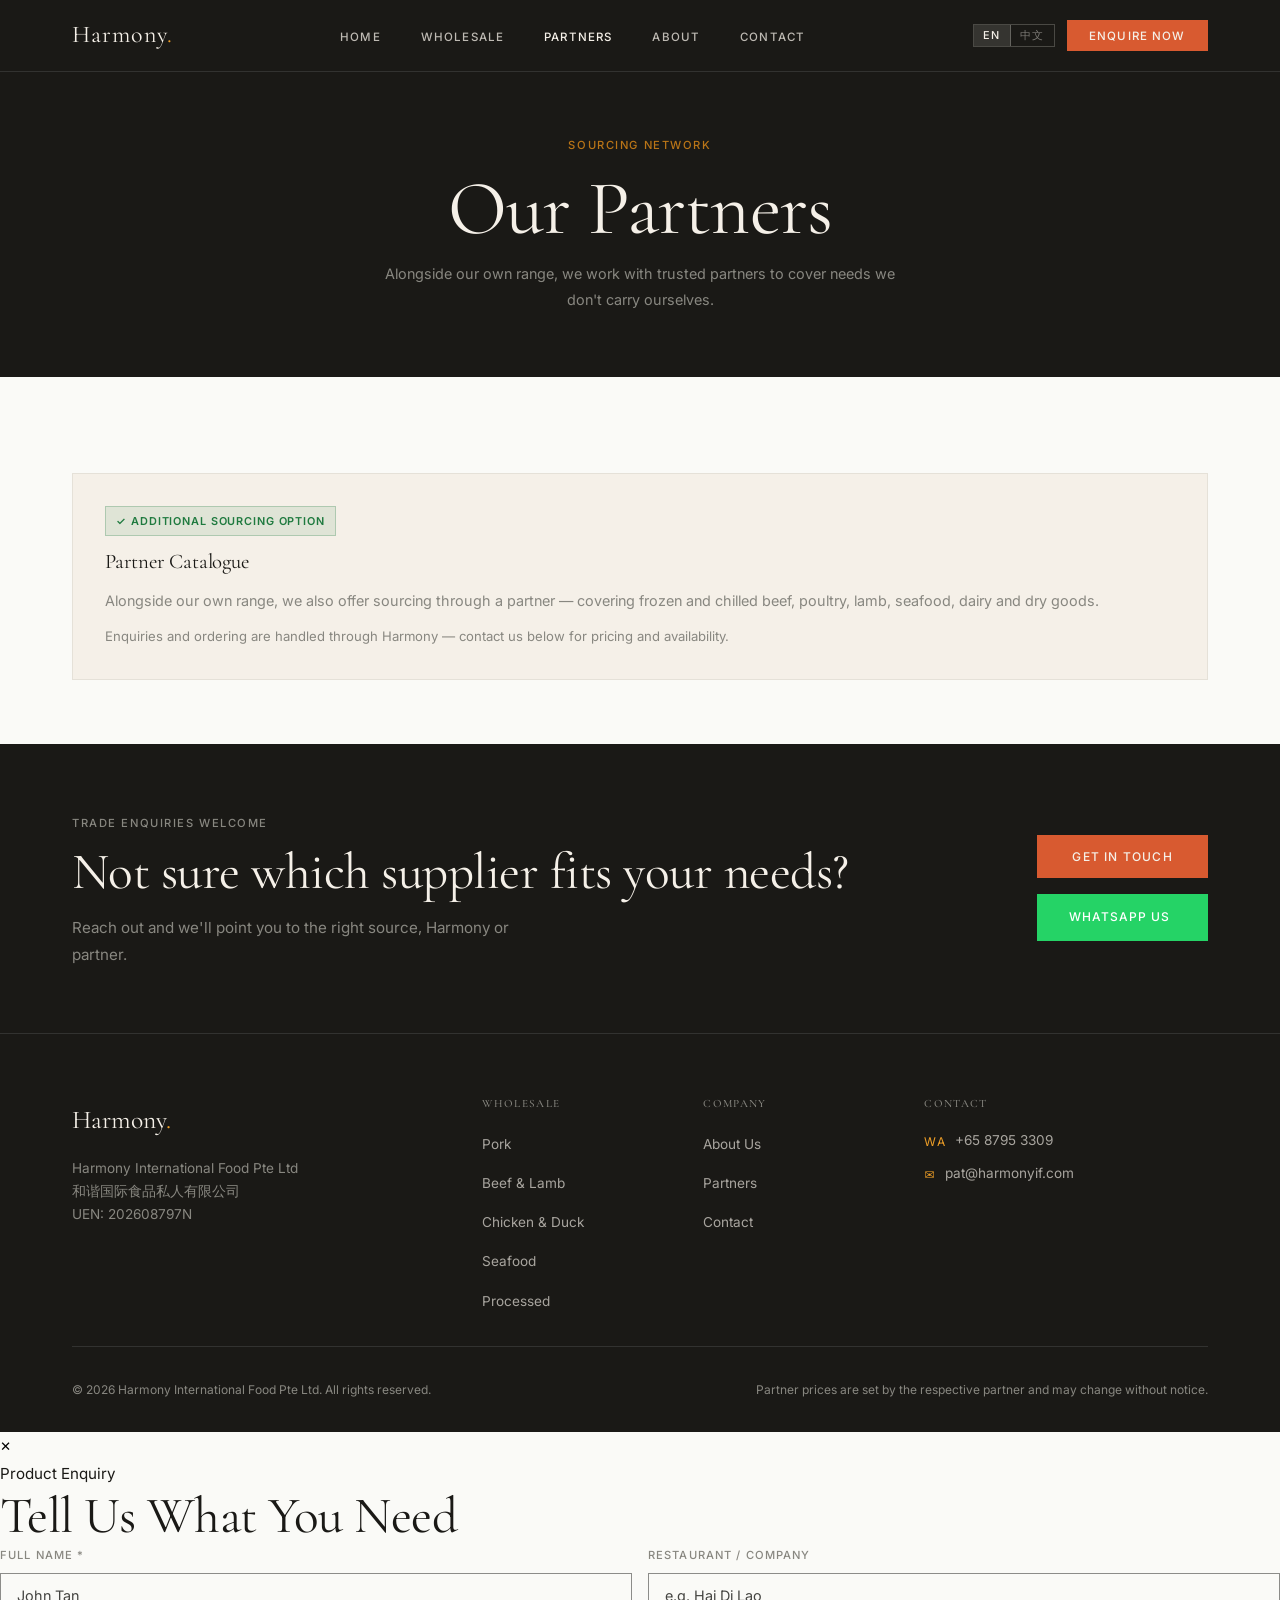
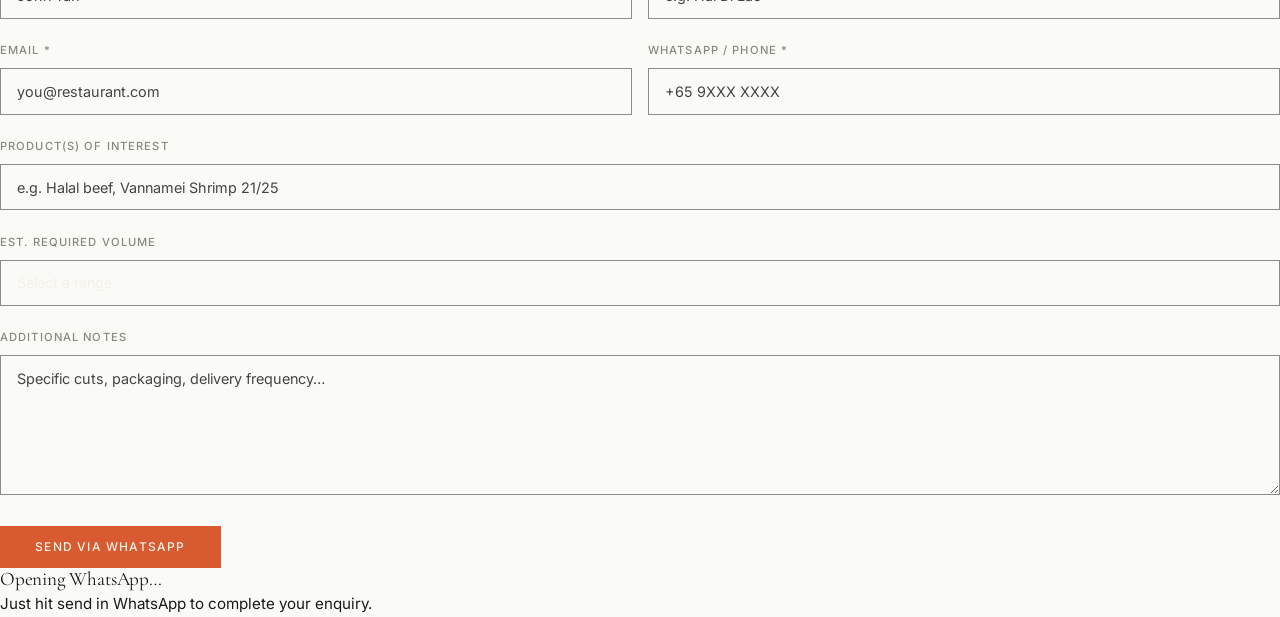
<file: partners.html>
<!DOCTYPE html>
<html lang="en" data-lang="en">
<head>
  <link rel="icon" type="image/svg+xml" href="favicon.svg"/>
  <meta charset="UTF-8" />
  <meta name="viewport" content="width=device-width, initial-scale=1.0" />

  <!-- SEO -->
  <meta name="description" content="Harmony International Food's sourcing partners. Download partner price lists or enquire for bulk pricing." />
  <meta name="robots" content="index, follow" />
  <link rel="canonical" href="https://harmonyif.sg/partners.html" />

  <!-- Open Graph -->
  <meta property="og:type"        content="website" />
  <meta property="og:site_name"   content="Harmony International Food" />
  <meta property="og:url"         content="https://harmonyif.sg/partners.html" />
  <meta property="og:title"       content="Partners — Harmony International Food" />
  <meta property="og:description" content="Our sourcing partners. Download price lists or enquire for bulk pricing." />
  <meta property="og:image"       content="https://harmonyif.sg/og-image.jpg" />
  <meta property="og:image:width"  content="1200" />
  <meta property="og:image:height" content="630" />
  <meta property="og:locale"      content="en_SG" />

  <!-- Twitter Card -->
  <meta name="twitter:card"        content="summary_large_image" />
  <meta name="twitter:title"       content="Partners — Harmony International Food" />
  <meta name="twitter:description" content="Our sourcing partners." />
  <meta name="twitter:image"       content="https://harmonyif.sg/og-image.jpg" />

  <title>Partners &amp; Sourcing Network | Harmony</title>
  <link rel="preconnect" href="https://fonts.googleapis.com" />
  <link rel="preconnect" href="https://fonts.gstatic.com" crossorigin />
  <link rel="stylesheet" href="https://fonts.googleapis.com/css2?family=Cormorant+Garamond:ital,wght@0,300;0,400;0,500;0,600;1,300;1,400&family=Inter:wght@300;400;500&display=swap" media="print" onload="this.media='all'" />
  <noscript><link rel="stylesheet" href="https://fonts.googleapis.com/css2?family=Cormorant+Garamond:ital,wght@0,300;0,400;0,500;0,600;1,300;1,400&family=Inter:wght@300;400;500&display=swap" /></noscript>
  <link rel="stylesheet" href="css/style.min.css" />
  <style>
    .page-hero__label { font-size:0.7rem; font-weight:500; letter-spacing:0.14em; text-transform:uppercase; color:var(--gold-dark); display:block; margin-bottom:0.6rem; }
    .page-hero { text-align:center; }

    /* ── PARTNER CARDS ── */
    .partners-grid { display:grid; grid-template-columns:repeat(auto-fit, minmax(300px, 1fr)); gap:1.75rem; margin-top:2rem; }
    .partner-card { background:var(--cream, #F5F0E8); border:1px solid var(--border, rgba(0,0,0,0.08)); padding:2rem; display:flex; flex-direction:column; gap:0.9rem; }
    .partner-card__badge { display:inline-flex; align-self:flex-start; align-items:center; gap:0.4rem; font-size:0.68rem; font-weight:600; letter-spacing:0.08em; text-transform:uppercase; color:#1f7a3f; background:rgba(31,122,63,0.1); border:1px solid rgba(31,122,63,0.25); padding:0.3rem 0.65rem; }
    .partner-card h3 { margin:0; font-size:1.3rem; }
    .partner-card p { margin:0; font-size:0.9rem; line-height:1.6; color:var(--mist, #6b6b6b); }
    .partner-card__meta { font-size:0.82rem; color:var(--mist, #6b6b6b); line-height:1.8; }
    .partner-card__actions { margin-top:0.4rem; display:flex; gap:0.75rem; flex-wrap:wrap; }
  </style>
</head>
<body>

  <!-- NAV -->
  <nav class="nav nav--solid">
    <div class="nav__inner">
      <a href="index.html" class="nav__logo">Harmony<span>.</span></a>
      <ul class="nav__links">
        <li><a href="index.html"  data-en="Home"    data-cn="首页">Home</a></li>
        <li><a href="products.html" data-en="Wholesale" data-cn="批发">Wholesale</a></li>
        <li><a href="partners.html" class="active" data-en="Partners" data-cn="合作伙伴">Partners</a></li>
        <li><a href="about.html"  data-en="About"   data-cn="关于">About</a></li>
        <li><a href="contact.html" data-en="Contact" data-cn="联系">Contact</a></li>
      </ul>
      <div class="nav__right">
        <div class="lang-toggle">
          <button class="lang-toggle__btn active" data-lang="en" onclick="setLanguage('en')">EN</button>
          <button class="lang-toggle__btn" data-lang="cn" onclick="setLanguage('cn')">中文</button>
        </div>
        <button class="nav__cta" onclick="openEnquiry('')" data-en="Enquire Now" data-cn="立即询价">Enquire Now</button>
        <button class="nav__hamburger" aria-label="Menu"><span></span><span></span><span></span></button>
      </div>
    </div>
    <div class="nav__mobile">
      <a href="index.html"    data-en="Home"     data-cn="首页">Home</a>
      <a href="products.html" data-en="Wholesale" data-cn="批发">Wholesale</a>
      <a href="partners.html" data-en="Partners" data-cn="合作伙伴">Partners</a>
      <a href="about.html"    data-en="About"    data-cn="关于">About</a>
      <a href="contact.html"  data-en="Contact"  data-cn="联系">Contact</a>
      <div class="lang-toggle" style="margin-top:1.5rem;">
        <button class="lang-toggle__btn active" data-lang="en" onclick="setLanguage('en');document.querySelector('.nav__mobile').classList.remove('open');document.body.style.overflow=''">EN</button>
        <button class="lang-toggle__btn" data-lang="cn" onclick="setLanguage('cn');document.querySelector('.nav__mobile').classList.remove('open');document.body.style.overflow=''">中文</button>
      </div>
    </div>
  </nav>

  <!-- PAGE HERO -->
  <section class="page-hero">
    <div class="container">
      <span class="page-hero__label" data-en="Sourcing Network" data-cn="采购网络">Sourcing Network</span>
      <h1 data-en="Our Partners" data-cn="合作伙伴">Our Partners</h1>
      <p data-en="Alongside our own range, we work with trusted partners to cover needs we don't carry ourselves." data-cn="除了我们自身的产品范围，我们亦与信誉良好的合作伙伴携手，涵盖我们未供应的需求。">Alongside our own range, we work with trusted partners to cover needs we don't carry ourselves.</p>
    </div>
  </section>

  <!-- PARTNERS GRID -->
  <section class="section">
    <div class="container">
      <div class="partners-grid">

        <div class="partner-card">
          <span class="partner-card__badge" data-en="✓ Additional Sourcing Option" data-cn="✓ 额外采购选择">✓ Additional Sourcing Option</span>
          <h3 data-en="Partner Catalogue" data-cn="合作伙伴产品目录">Partner Catalogue</h3>
          <p data-en="Alongside our own range, we also offer sourcing through a partner — covering frozen and chilled beef, poultry, lamb, seafood, dairy and dry goods." data-cn="除了我们自身的产品范围，我们亦可透过一家合作伙伴进行采购 — 涵盖冷冻及冷藏牛肉、禽肉、羊肉、海鲜、乳制品及干货。">Alongside our own range, we also offer sourcing through a partner — covering frozen and chilled beef, poultry, lamb, seafood, dairy and dry goods.</p>
          <p data-en="Enquiries and ordering are handled through Harmony — contact us below for pricing and availability." data-cn="询价及订购均由Harmony处理 — 请联系我们以获取价格及供应情况。" style="font-size:0.82rem;color:var(--mist, #6b6b6b);">Enquiries and ordering are handled through Harmony — contact us below for pricing and availability.</p>
          <!-- TEMPORARILY HIDDEN — price list download disabled at customer's request. Remove style="display:none;" to restore. -->
          <div class="partner-card__actions" style="display:none;">
            <a href="files/partner-pricelist.pdf" download class="btn btn-primary" data-en="↓  Download Price List (PDF)" data-cn="↓  下载价格表 (PDF)">↓  Download Price List (PDF)</a>
          </div>
        </div>

      </div>
    </div>
  </section>

  <!-- TRADE CTA -->
  <section class="section section--dark">
    <div class="container">
      <div class="trade-cta__inner">
        <div>
          <span class="label text-muted" data-en="Trade Enquiries Welcome" data-cn="欢迎贸易询价">Trade Enquiries Welcome</span>
          <h2 style="color:var(--cream);margin:0.5rem 0 0.75rem;" data-en="Not sure which supplier fits your needs?" data-cn="不确定哪家供应商适合您？">Not sure which supplier fits your needs?</h2>
          <p style="color:var(--mist);max-width:480px;" data-en="Reach out and we'll point you to the right source, Harmony or partner." data-cn="联系我们，我们将为您指引合适的供应来源，无论是Harmony或合作伙伴。">Reach out and we'll point you to the right source, Harmony or partner.</p>
        </div>
        <div class="trade-cta__actions">
          <button class="btn btn-primary" onclick="openEnquiry('')" data-en="Get in Touch" data-cn="联系我们">Get in Touch</button>
          <a href="https://wa.me/6587953309?text=Hi%20Harmony%2C%20I%20would%20like%20to%20enquire%20about%20your%20products%20and%20pricing." target="_blank" class="whatsapp-btn" data-en="WhatsApp Us" data-cn="WhatsApp 联系">WhatsApp Us</a>
        </div>
      </div>
    </div>
  </section>

  <!-- FOOTER -->
  <footer class="footer">
    <div class="container">
      <div class="footer__grid">
        <div class="footer__col">
          <div class="footer__logo">Harmony<span>.</span></div>
          <p class="footer__tagline">Harmony International Food Pte Ltd<br>和谐国际食品私人有限公司<br>UEN: 202608797N</p>
        </div>
        <div class="footer__col">
          <h5 data-en="Wholesale" data-cn="批发">Wholesale</h5>
          <ul>
            <li><a href="products.html?category=pork"      data-en="Pork"           data-cn="猪肉">Pork</a></li>
            <li><a href="products.html?category=beef"      data-en="Beef & Lamb"    data-cn="牛羊肉">Beef & Lamb</a></li>
            <li><a href="products.html?category=chicken"   data-en="Chicken & Duck" data-cn="鸡鸭">Chicken & Duck</a></li>
            <li><a href="products.html?category=seafood"   data-en="Seafood"        data-cn="海鲜">Seafood</a></li>
            <li><a href="products.html?category=processed" data-en="Processed"      data-cn="加工食品">Processed</a></li>
          </ul>
        </div>
        <div class="footer__col">
          <h5 data-en="Company" data-cn="公司">Company</h5>
          <ul>
            <li><a href="about.html"   data-en="About Us"           data-cn="关于我们">About Us</a></li>
            <li><a href="partners.html" data-en="Partners"          data-cn="合作伙伴">Partners</a></li>
            <li><a href="contact.html" data-en="Contact"            data-cn="联系我们">Contact</a></li>
          </ul>
        </div>
        <div class="footer__col">
          <h5 data-en="Contact" data-cn="联系方式">Contact</h5>
          <div class="footer__contact-item"><span class="icon">WA</span><span><a href="https://wa.me/6587953309?text=Hi%20Harmony%2C%20I%20would%20like%20to%20enquire%20about%20your%20products%20and%20pricing." style="font-size:0.85rem;color:rgba(245,240,232,0.65);">+65 8795 3309</a></span></div>
          <div class="footer__contact-item"><span class="icon">✉</span><span><a href="mailto:pat@harmonyif.com" style="font-size:0.85rem;color:rgba(245,240,232,0.65);">pat@harmonyif.com</a></span></div>
        </div>
      </div>
      <div class="footer__bottom">
        <p data-en="© 2026 Harmony International Food Pte Ltd. All rights reserved." data-cn="© 2026 和谐国际食品私人有限公司。版权所有。">© 2026 Harmony International Food Pte Ltd. All rights reserved.</p>
        <p data-en="Partner prices are set by the respective partner and may change without notice." data-cn="合作伙伴价格由相应合作伙伴制定，可能随时调整，恕不另行通知。">Partner prices are set by the respective partner and may change without notice.</p>
      </div>
    </div>
  </footer>

  <!-- ENQUIRY MODAL -->
  <div class="enquiry-modal" id="enquiry-modal">
    <div class="enquiry-modal__box">
      <button class="enquiry-modal__close" onclick="closeEnquiry()">✕</button>
      <p class="enquiry-modal__eyebrow" data-en="Product Enquiry" data-cn="产品询价">Product Enquiry</p>
      <h2 class="enquiry-modal__title" data-en="Tell Us What You Need" data-cn="告诉我们您的需求">Tell Us What You Need</h2>

      <form id="modal-form">
        <div class="form-row">
          <div class="form-group">
            <label class="form-label" for="modal-name" data-en="Full Name *" data-cn="姓名 *">Full Name *</label>
            <input class="form-input" type="text" id="modal-name" name="name" placeholder="John Tan" required />
          </div>
          <div class="form-group">
            <label class="form-label" for="modal-company" data-en="Restaurant / Company" data-cn="餐厅 / 公司">Restaurant / Company</label>
            <input class="form-input" type="text" id="modal-company" name="company" placeholder="e.g. Hai Di Lao" />
          </div>
        </div>
        <div class="form-row">
          <div class="form-group">
            <label class="form-label" for="modal-email" data-en="Email *" data-cn="电邮 *">Email *</label>
            <input class="form-input" type="email" id="modal-email" name="email" placeholder="you@restaurant.com" required />
          </div>
          <div class="form-group">
            <label class="form-label" for="modal-phone" data-en="WhatsApp / Phone *" data-cn="WhatsApp / 电话 *">WhatsApp / Phone *</label>
            <input class="form-input" type="tel" id="modal-phone" name="phone" placeholder="+65 9XXX XXXX" required />
          </div>
        </div>
        <div class="form-group">
          <label class="form-label" for="modal-product" data-en="Product(s) of Interest" data-cn="感兴趣的产品">Product(s) of Interest</label>
          <input class="form-input" type="text" id="modal-product" name="products" placeholder="e.g. Halal beef, Vannamei Shrimp 21/25" />
        </div>
        <div class="form-group">
          <label class="form-label" for="modal-volume" data-en="Est. Required Volume" data-cn="预计所需用量">Est. Required Volume</label>
          <select class="form-select" id="modal-volume" name="volume">
            <option value="" data-en="Select a range" data-cn="选择范围">Select a range</option>
            <option>Under 50kg</option>
            <option>50 – 100kg</option>
            <option>100 – 200kg</option>
            <option>200 – 500kg</option>
            <option>500kg+</option>
          </select>
        </div>
        <div class="form-group">
          <label class="form-label" for="modal-message" data-en="Additional Notes" data-cn="备注">Additional Notes</label>
          <textarea class="form-textarea" id="modal-message" name="message" rows="2" placeholder="Specific cuts, packaging, delivery frequency…"></textarea>
        </div>
        <button type="submit" class="btn btn-primary" id="modal-submit" data-en="Send via WhatsApp" data-cn="通过WhatsApp发送">Send via WhatsApp</button>
        <div class="modal-success" id="modal-success">
          <h4 data-en="Opening WhatsApp…" data-cn="正在打开WhatsApp…">Opening WhatsApp…</h4>
          <p data-en="Just hit send in WhatsApp to complete your enquiry." data-cn="在WhatsApp中点击发送即可完成询价。">Just hit send in WhatsApp to complete your enquiry.</p>
        </div>
      </form>
    </div>
  </div>

  <script src="js/lang.js"></script>
  <script src="js/main.js"></script>
  <script src="js/form_handler.js"></script>
  <script>
    /* Modal open/close */
    function openEnquiry(productName) {
      const modal   = document.getElementById('enquiry-modal');
      const field   = document.getElementById('modal-product');
      const form    = document.getElementById('modal-form');
      const success = document.getElementById('modal-success');
      if (form) {
        form.reset();
        form.querySelectorAll('.form-group, .form-row, button[type=submit]')
          .forEach(el => el.style.display = '');
      }
      if (success) success.style.display = 'none';
      if (field && productName) field.value = productName;
      modal.classList.add('open');
      document.body.style.overflow = 'hidden';
    }
    function closeEnquiry() {
      document.getElementById('enquiry-modal').classList.remove('open');
      document.body.style.overflow = '';
    }
    document.getElementById('enquiry-modal').addEventListener('click', e => {
      if (e.target.id === 'enquiry-modal') closeEnquiry();
    });
  </script>

</body>
</html>
</file>
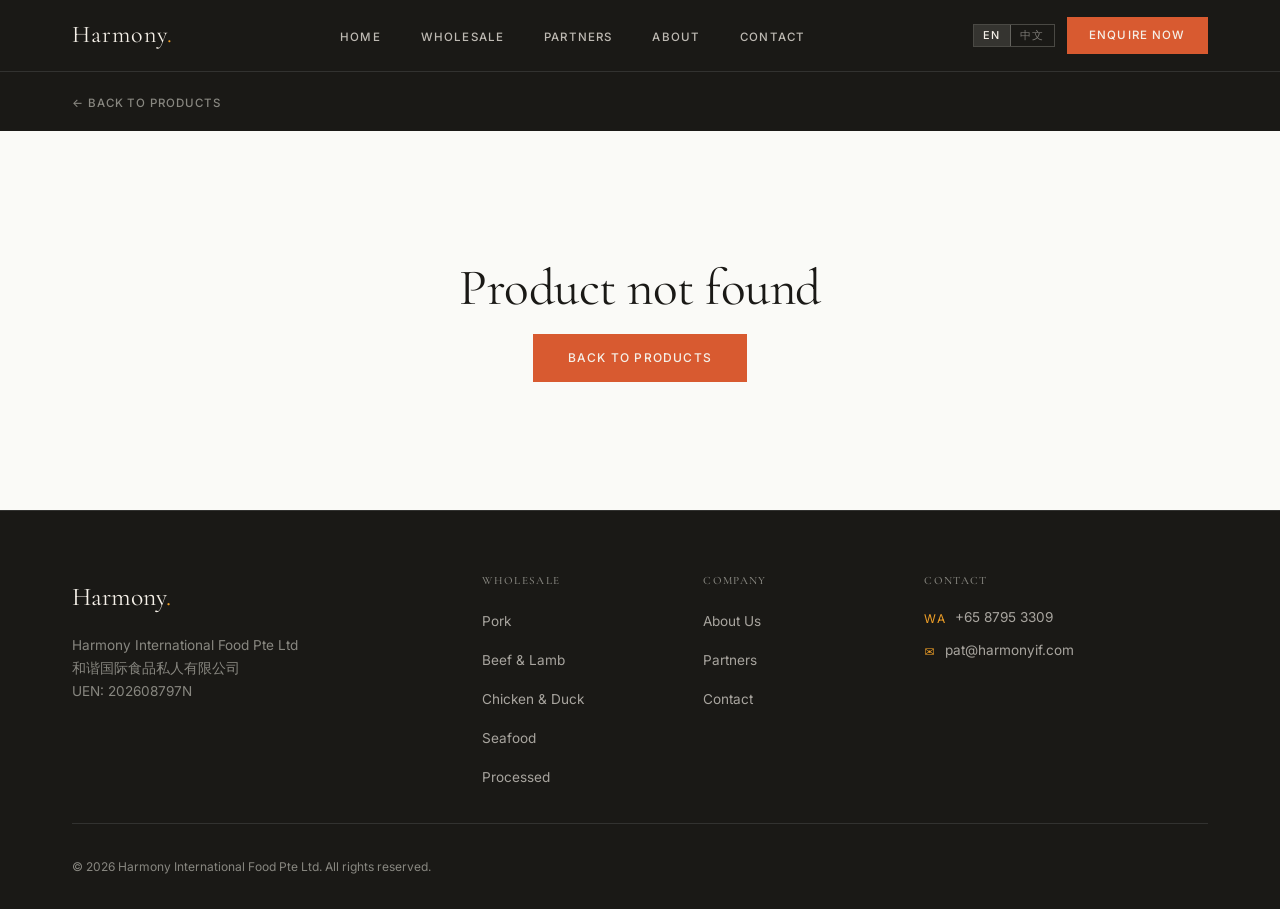
<file: product-detail.html>
<!DOCTYPE html>
<html lang="en" data-lang="en">
<head>
  <link rel="icon" type="image/svg+xml" href="favicon.svg"/>
  <meta charset="UTF-8" />
  <meta name="viewport" content="width=device-width, initial-scale=1.0" />

  <!-- SEO -->
  <meta name="description" content="View product details, pricing and availability for frozen and fresh food products from Harmony International Food. Enquire for bulk pricing and minimum order quantities." />
  <meta name="robots" content="index, follow" />
  <link rel="canonical" href="https://harmonyif.sg/products.html" />

  <!-- Open Graph -->
  <meta property="og:type"        content="website" />
  <meta property="og:site_name"   content="Harmony International Food" />
  <meta property="og:url"         content="https://harmonyif.sg/products.html" />
  <meta property="og:title"       content="Product Detail — Harmony International Food" />
  <meta property="og:description" content="Frozen and fresh food product details, pricing and availability. B2B supply for Singapore F&B operators." />
  <meta property="og:image"       content="https://harmonyif.sg/og-image.jpg" />
  <meta property="og:image:width"  content="1200" />
  <meta property="og:image:height" content="630" />
  <meta property="og:locale"      content="en_SG" />

  <!-- Twitter Card -->
  <meta name="twitter:card"        content="summary_large_image" />
  <meta name="twitter:title"       content="Product Detail — Harmony International Food" />
  <meta name="twitter:description" content="Frozen and fresh food product details, pricing and availability. B2B supply for Singapore F&B operators." />
  <meta name="twitter:image"       content="https://harmonyif.sg/og-image.jpg" />

  <!-- Schema.org structured data -->
  <script type="application/ld+json">
  {
    "@context": "https://schema.org",
    "@type": "Product",
    "brand": { "@type": "Brand", "name": "Harmony International Food" },
    "description": "Frozen and fresh food product from Harmony International Food, B2B supplier in Singapore."
  }
  </script>

  <title>Product Detail — Harmony International Food</title>
  <link rel="preconnect" href="https://fonts.googleapis.com" />
  <link rel="preconnect" href="https://fonts.gstatic.com" crossorigin />
  <link rel="stylesheet" href="https://fonts.googleapis.com/css2?family=Cormorant+Garamond:ital,wght@0,300;0,400;0,500;0,600;1,300;1,400&family=Inter:wght@300;400;500&display=swap" media="print" onload="this.media='all'" />
  <noscript><link rel="stylesheet" href="https://fonts.googleapis.com/css2?family=Cormorant+Garamond:ital,wght@0,300;0,400;0,500;0,600;1,300;1,400&family=Inter:wght@300;400;500&display=swap" /></noscript>
  <link rel="stylesheet" href="css/style.min.css" />
  <style>
    .detail-loading { text-align:center; padding: var(--space-xl) 0; color:var(--mist); font-size:0.9rem; }
    .detail-not-found { text-align:center; padding: var(--space-xl) 0; }
    .detail-not-found h2 { margin-bottom:1rem; }
  </style>
</head>
<body>

  <!-- NAV -->
  <nav class="nav nav--solid">
    <div class="nav__inner">
      <a href="index.html" class="nav__logo">Harmony<span>.</span></a>
      <ul class="nav__links">
        <li><a href="index.html"    data-en="Home"     data-cn="首页">Home</a></li>
        <li><a href="products.html" data-en="Wholesale" data-cn="批发">Wholesale</a></li>
        <li><a href="partners.html" data-en="Partners" data-cn="合作伙伴">Partners</a></li>
        <li><a href="about.html"    data-en="About"    data-cn="关于">About</a></li>
        <li><a href="contact.html"  data-en="Contact"  data-cn="联系">Contact</a></li>
              <!-- Marketplace nav link hidden during testing — page still live at shop.html -->
      </ul>
      <div class="nav__right">
        <div class="lang-toggle">
          <button class="lang-toggle__btn active" data-lang="en" onclick="setLanguage('en')">EN</button>
          <button class="lang-toggle__btn"        data-lang="cn" onclick="setLanguage('cn')">中文</button>
        </div>
        <a href="https://wa.me/6587953309?text=Hi%20Harmony%2C%20I%20would%20like%20to%20enquire%20about%20your%20products%20and%20pricing." target="_blank" class="nav__cta" data-en="Enquire Now" data-cn="立即询价">Enquire Now</a>
        <button class="nav__hamburger" aria-label="Menu"><span></span><span></span><span></span></button>
      </div>
    </div>
    <div class="nav__mobile">
      <a href="index.html"    data-en="Home"     data-cn="首页">Home</a>
      <a href="products.html" data-en="Wholesale" data-cn="批发">Wholesale</a>
      <a href="partners.html" data-en="Partners" data-cn="合作伙伴">Partners</a>
      <a href="about.html"    data-en="About"    data-cn="关于">About</a>
      <a href="contact.html"  data-en="Contact"  data-cn="联系">Contact</a>
            <div class="lang-toggle" style="margin-top:1.5rem;">
        <button class="lang-toggle__btn active" data-lang="en" onclick="setLanguage('en');document.querySelector('.nav__mobile').classList.remove('open');document.body.style.overflow=''">EN</button>
        <button class="lang-toggle__btn"        data-lang="cn" onclick="setLanguage('cn');document.querySelector('.nav__mobile').classList.remove('open');document.body.style.overflow=''">中文</button>
      </div>
    </div>
  </nav>

  <!-- BACK LINK -->
  <div class="detail-back">
    <div class="container">
      <a href="products.html" class="detail-back__link" data-en="← Back to Products" data-cn="← 返回产品列表">← Back to Products</a>
    </div>
  </div>

  <!-- DETAIL CONTENT — rendered by JS -->
  <div id="detail-root">
    <div class="detail-loading container">Loading product…</div>
  </div>

  <!-- ENQUIRY MODAL (same as products page) -->
  <div class="enquiry-modal" id="enquiry-modal" style="display:none;position:fixed;inset:0;background:rgba(26,25,22,0.82);z-index:2000;align-items:center;justify-content:center;padding:1rem;backdrop-filter:blur(4px);">
    <div style="background:var(--ink);border:1px solid var(--border-dark);width:100%;max-width:520px;max-height:90vh;overflow-y:auto;padding:2.2rem;position:relative;">
      <button onclick="closeEnquiry()" style="position:absolute;top:1rem;right:1.2rem;font-size:1.3rem;color:var(--mist);cursor:pointer;background:none;border:none;">✕</button>
      <p style="font-size:0.68rem;font-weight:500;letter-spacing:0.14em;text-transform:uppercase;color:var(--gold-dark);margin-bottom:0.4rem;" data-en="Product Enquiry" data-cn="产品询价">Product Enquiry</p>
      <h2 style="font-family:var(--font-heading);font-size:1.7rem;color:var(--cream);margin-bottom:1.4rem;" data-en="Tell Us What You Need" data-cn="告诉我们您的需求">Tell Us What You Need</h2>
      <form id="modal-form">
        <div style="display:grid;grid-template-columns:1fr 1fr;gap:1rem;">
          <div class="form-group">
            <label class="form-label" data-en="Full Name *" data-cn="姓名 *">Full Name *</label>
            <input class="form-input" type="text" id="modal-name" name="name" placeholder="John Tan" required />
          </div>
          <div class="form-group">
            <label class="form-label" data-en="Restaurant / Company" data-cn="餐厅 / 公司">Restaurant / Company</label>
            <input class="form-input" type="text" id="modal-company" name="company" placeholder="e.g. Hai Di Lao" />
          </div>
        </div>
        <div style="display:grid;grid-template-columns:1fr 1fr;gap:1rem;">
          <div class="form-group">
            <label class="form-label" data-en="Email *" data-cn="电邮 *">Email *</label>
            <input class="form-input" type="email" id="modal-email" name="email" placeholder="you@restaurant.com" required />
          </div>
          <div class="form-group">
            <label class="form-label" data-en="WhatsApp / Phone *" data-cn="WhatsApp / 电话 *">WhatsApp / Phone *</label>
            <input class="form-input" type="tel" id="modal-phone" name="phone" placeholder="+65 9XXX XXXX" required />
          </div>
        </div>
        <div class="form-group">
          <label class="form-label" data-en="Product of Interest" data-cn="感兴趣的产品">Product of Interest</label>
          <input class="form-input" type="text" id="modal-product" name="products" />
        </div>
        <div class="form-group">
          <label class="form-label" data-en="Est. Required Volume" data-cn="预计所需用量">Est. Required Volume</label>
          <select class="form-select" id="modal-volume" name="volume">
            <option value="">Select a range</option>
            <option>Under 50kg</option><option>50 – 100kg</option>
            <option>100 – 200kg</option><option>200 – 500kg</option><option>500kg+</option>
          </select>
        </div>
        <div class="form-group">
          <label class="form-label" data-en="Additional Notes" data-cn="备注">Additional Notes</label>
          <textarea class="form-textarea" id="modal-message" name="message" rows="2" placeholder="Specific cuts, packaging, delivery frequency…"></textarea>
        </div>
        <button type="submit" class="btn btn-primary" id="modal-submit" style="width:100%;text-align:center;" data-en="Send via WhatsApp" data-cn="通过WhatsApp发送">Send via WhatsApp</button>
        <div id="modal-success" style="display:none;text-align:center;padding:1rem 0;">
          <p style="font-family:var(--font-heading);font-size:1.4rem;color:var(--gold);" data-en="Opening WhatsApp…" data-cn="正在打开WhatsApp…">Opening WhatsApp…</p>
          <p style="font-size:0.85rem;color:var(--mist);" data-en="Just hit send in WhatsApp to complete your enquiry." data-cn="在WhatsApp中点击发送即可完成询价。">Just hit send in WhatsApp to complete your enquiry.</p>
        </div>
      </form>
    </div>
  </div>

  <!-- FOOTER -->
  <footer class="footer">
    <div class="container">
      <div class="footer__grid">
        <div class="footer__col">
          <div class="footer__logo">Harmony<span>.</span></div>
          <p class="footer__tagline">Harmony International Food Pte Ltd<br>和谐国际食品私人有限公司<br>UEN: 202608797N</p>
        </div>
        <div class="footer__col">
          <h5 data-en="Wholesale" data-cn="批发">Wholesale</h5>
          <ul>
            <li><a href="products.html?category=pork"      data-en="Pork"           data-cn="猪肉">Pork</a></li>
            <li><a href="products.html?category=beef"      data-en="Beef & Lamb"    data-cn="牛羊肉">Beef & Lamb</a></li>
            <li><a href="products.html?category=chicken"   data-en="Chicken & Duck" data-cn="鸡鸭">Chicken & Duck</a></li>
            <li><a href="products.html?category=seafood"   data-en="Seafood"        data-cn="海鲜">Seafood</a></li>
            <li><a href="products.html?category=processed" data-en="Processed"      data-cn="加工食品">Processed</a></li>
          </ul>
        </div>
        <div class="footer__col">
          <h5 data-en="Company" data-cn="公司">Company</h5>
          <ul>
            <li><a href="about.html"   data-en="About Us"  data-cn="关于我们">About Us</a></li>
            <li><a href="partners.html" data-en="Partners" data-cn="合作伙伴">Partners</a></li>
            <li><a href="contact.html" data-en="Contact"   data-cn="联系我们">Contact</a></li>
          </ul>
        </div>
        <div class="footer__col">
          <h5 data-en="Contact" data-cn="联系方式">Contact</h5>
          <div class="footer__contact-item"><span class="icon">WA</span><span><a href="https://wa.me/6587953309?text=Hi%20Harmony%2C%20I%20would%20like%20to%20enquire%20about%20your%20products%20and%20pricing." style="font-size:0.85rem;color:rgba(245,240,232,0.65);">+65 8795 3309</a></span></div>
          <div class="footer__contact-item"><span class="icon">✉</span><span><a href="mailto:pat@harmonyif.com" style="font-size:0.85rem;color:rgba(245,240,232,0.65);">pat@harmonyif.com</a></span></div>
        </div>
      </div>
      <div class="footer__bottom">
        <p data-en="© 2026 Harmony International Food Pte Ltd. All rights reserved." data-cn="© 2026 和谐国际食品私人有限公司。版权所有。">© 2026 Harmony International Food Pte Ltd. All rights reserved.</p>
      </div>
    </div>
  </footer>

  <script src="js/lang.js"></script>
  <script src="js/main.js"></script>
  <script src="js/products.js"></script>
  <script src="js/form_handler.js"></script>
  <script>
    function openEnquiry(name) {
      const modal   = document.getElementById('enquiry-modal');
      const field   = document.getElementById('modal-product');
      const form    = document.getElementById('modal-form');
      const success = document.getElementById('modal-success');

      // Reset form so back-to-back enquiries work without page refresh
      if (form) {
        form.reset();
        form.querySelectorAll('.form-group, .form-row, button[type=submit]')
          .forEach(el => el.style.display = '');
      }
      if (success) success.style.display = 'none';

      if (field && name) field.value = name;
      modal.style.display = 'flex';
      document.body.style.overflow = 'hidden';
    }
    function closeEnquiry() {
      document.getElementById('enquiry-modal').style.display = 'none';
      document.body.style.overflow = '';
    }
    document.getElementById('enquiry-modal').addEventListener('click', e => {
      if (e.target.id === 'enquiry-modal') closeEnquiry();
    });

    async function renderDetail() {
      const params  = new URLSearchParams(window.location.search);
      const nameKey = decodeURIComponent(params.get('product') || '');
      const lang    = document.documentElement.getAttribute('data-lang') || 'en';

      const products = await loadProducts();
      const p = products.find(x => x.nameEN === nameKey);

      if (!p) {
        document.getElementById('detail-root').innerHTML = `
          <div class="detail-not-found container">
            <h2>Product not found</h2>
            <a href="products.html" class="btn btn-primary">Back to Products</a>
          </div>`;
        return;
      }

      document.title = `Harmony — ${p.nameEN}`;
      const price  = p.priceRange || (lang === 'cn' ? '询价' : 'Contact for pricing');
      const moq    = p.moq        || (lang === 'cn' ? '联系我们' : 'Contact us');
      const origin = p.origin     || '—';

      const imgHTML = p.imageUrl
        ? `<img class="detail-image" src="${p.imageUrl}" alt="${p.nameEN}"
               onerror="this.style.display='none';this.nextElementSibling.style.display='flex'">`
        : '';
      const placeholderStyle = p.imageUrl ? 'display:none;' : '';

      document.getElementById('detail-root').innerHTML = `
        <section class="section">
          <div class="container">
            <div class="detail-grid">
              <div class="detail-image-wrap">
                ${imgHTML}
                <div class="detail-image-placeholder" style="${placeholderStyle}">
                  <span>${lang === 'cn' ? '图片即将上线' : 'Photo coming soon'}</span>
                </div>
                ${p.origin ? `<div class="detail-tag-badge">${p.origin}</div>` : ''}
              </div>
              <div>
                <p class="product-card__origin" style="margin-bottom:0.3rem;">${p.nameCN}</p>
                <h1 class="detail-name">${p.nameEN}</h1>
                ${p.notes ? `<p class="detail-desc">${p.notes}</p>` : ''}
                <div class="detail-meta">
                  <div class="detail-meta__item">
                    <span class="detail-meta__label">${lang === 'cn' ? '类别' : 'Category'}</span>
                    <span class="detail-meta__value">${p.category.charAt(0).toUpperCase() + p.category.slice(1)}</span>
                  </div>
                  <div class="detail-meta__item">
                    <span class="detail-meta__label">${lang === 'cn' ? '单位' : 'Unit of Measurement'}</span>
                    <span class="detail-meta__value">${p.uom}</span>
                  </div>
                  ${p.packSize ? `<div class="detail-meta__item">
                    <span class="detail-meta__label">${lang === 'cn' ? '包装规格' : 'Pack Size'}</span>
                    <span class="detail-meta__value">${p.packSize}</span>
                  </div>` : ''}
                  <div class="detail-meta__item">
                    <span class="detail-meta__label">${lang === 'cn' ? '最低订量' : 'MOQ'}</span>
                    <span class="detail-meta__value">${moq}</span>
                  </div>
                  <div class="detail-meta__item">
                    <span class="detail-meta__label">${lang === 'cn' ? '原产地' : 'Country of Origin'}</span>
                    <span class="detail-meta__value">${origin}</span>
                  </div>
                  <div class="detail-meta__item">
                    <span class="detail-meta__label">${lang === 'cn' ? '价格范围' : 'Price Range'}</span>
                    <span class="detail-meta__value detail-price">${price}</span>
                  </div>
                </div>
                <div class="detail-actions">
                  <button class="btn btn-primary" onclick="openEnquiry('${p.nameEN.replace(/'/g,"\\'")}')">
                    ${lang === 'cn' ? '立即询价' : 'Enquire Now'}
                  </button>
                  <a href="https://wa.me/6587953309?text=Hi%20Harmony%2C%20I%20would%20like%20to%20enquire%20about%20your%20products%20and%20pricing." target="_blank" class="whatsapp-btn">WhatsApp</a>
                </div>
                <p class="detail-note" data-en="Prices shown are indicative. Final pricing confirmed upon direct quotation." data-cn="所示价格仅供参考，最终价格须经直接报价确认。">Prices shown are indicative. Final pricing confirmed upon direct quotation.</p>
              </div>
            </div>
          </div>
        </section>`;

      // Re-apply language after rendering
      setLanguage(lang);
    }

    document.addEventListener('DOMContentLoaded', renderDetail);
  </script>
</body>
</html>
</file>
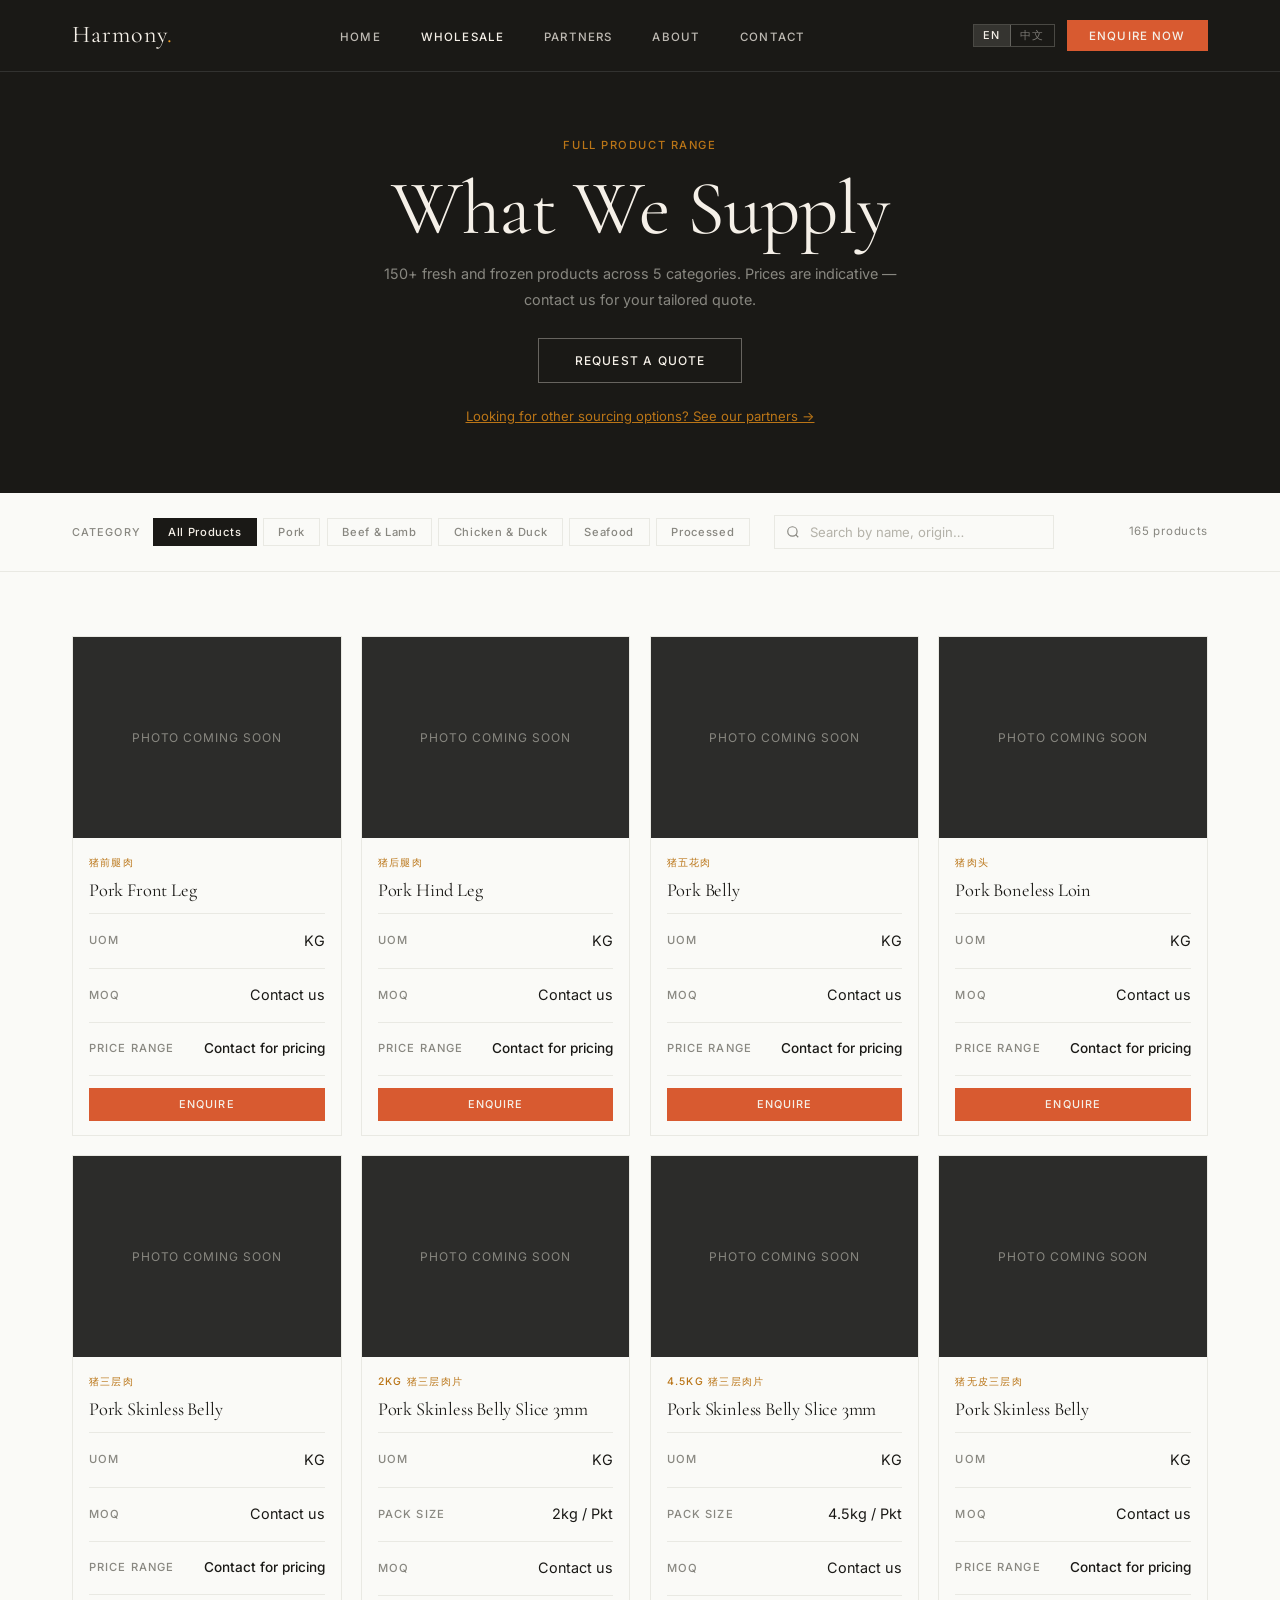
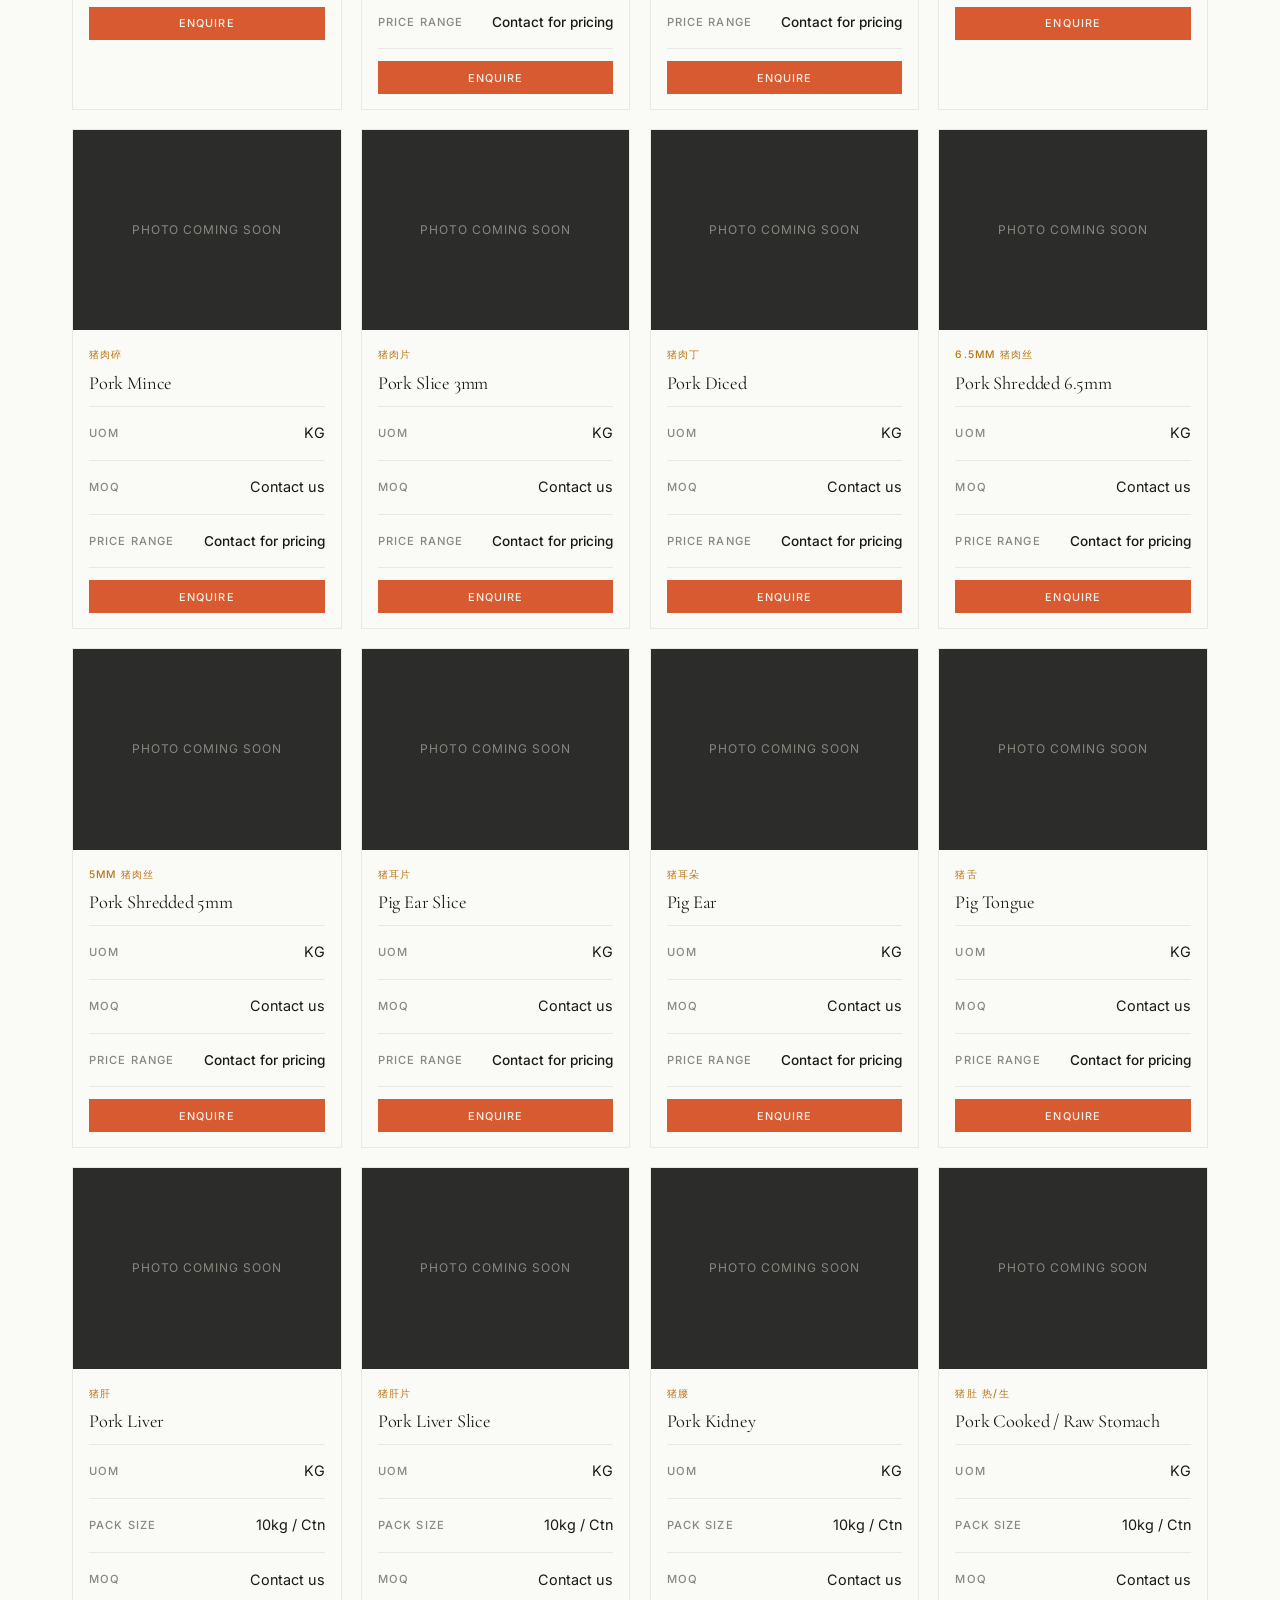
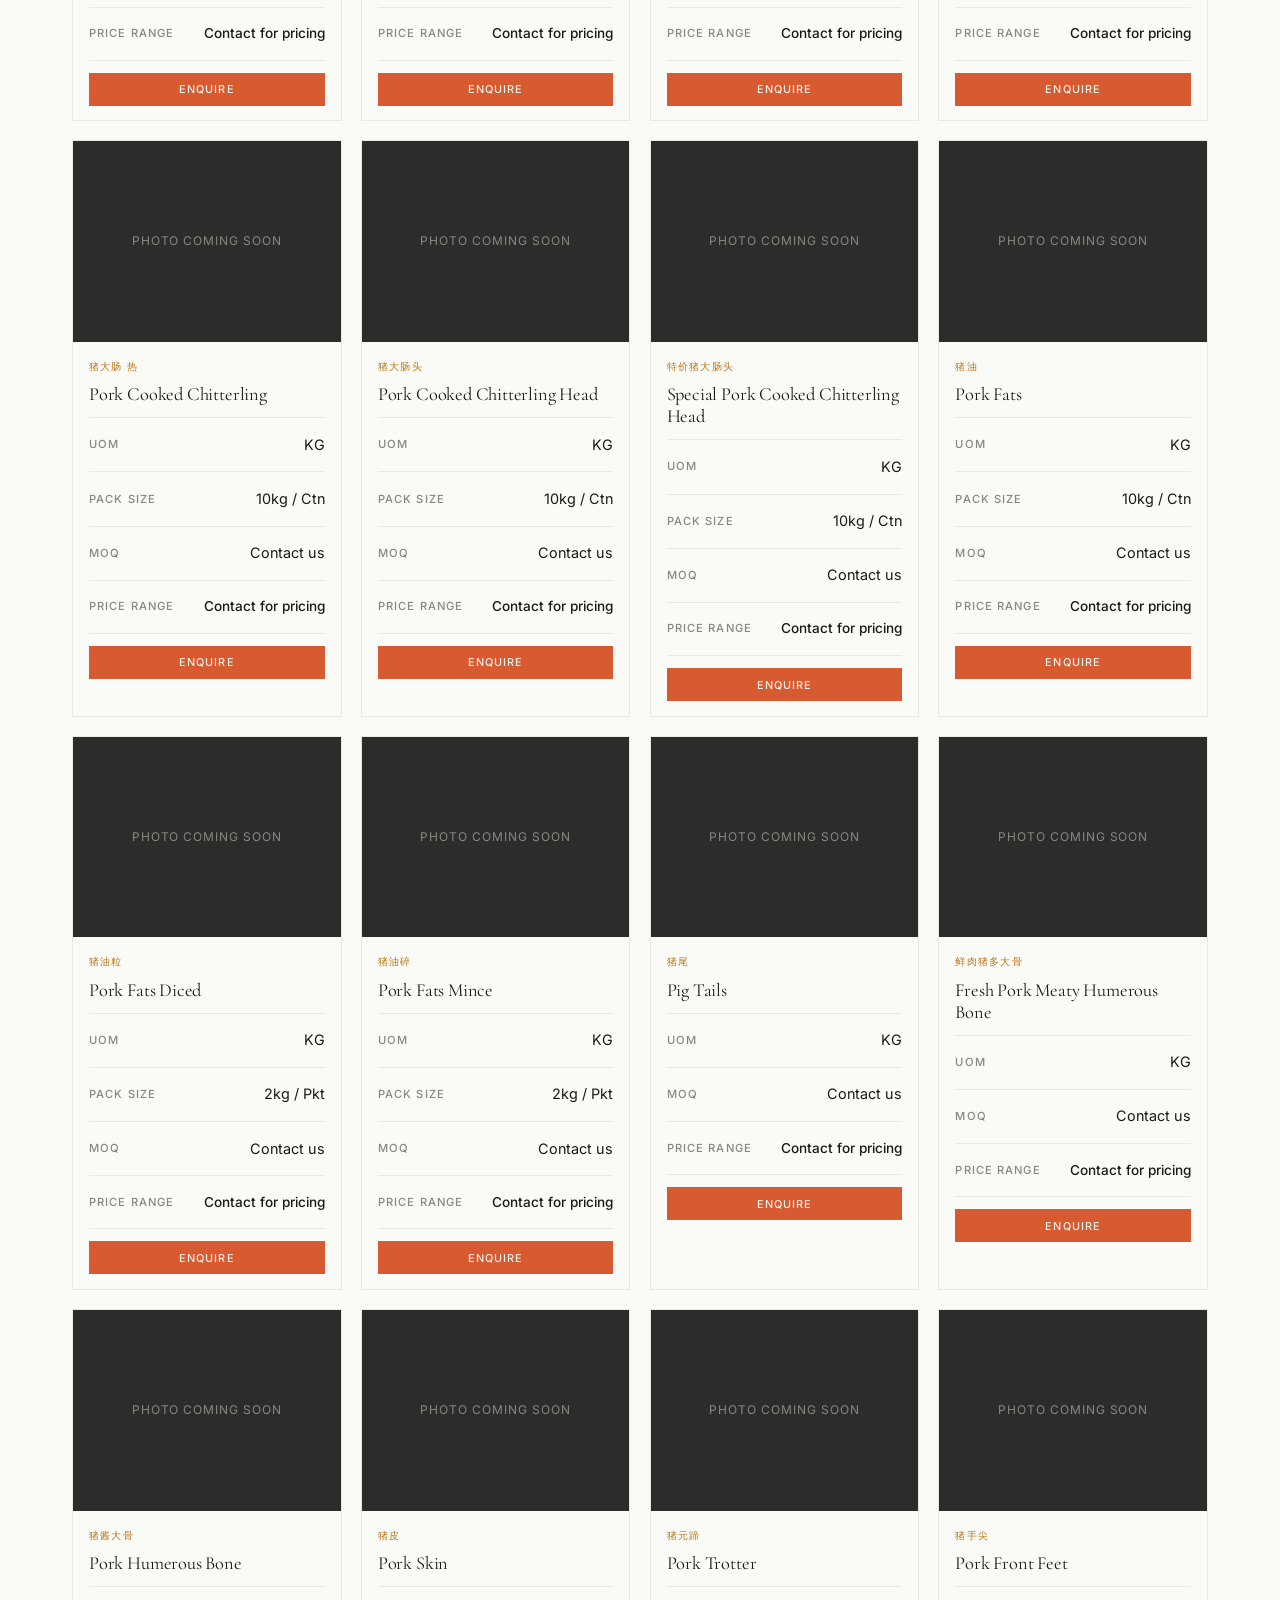
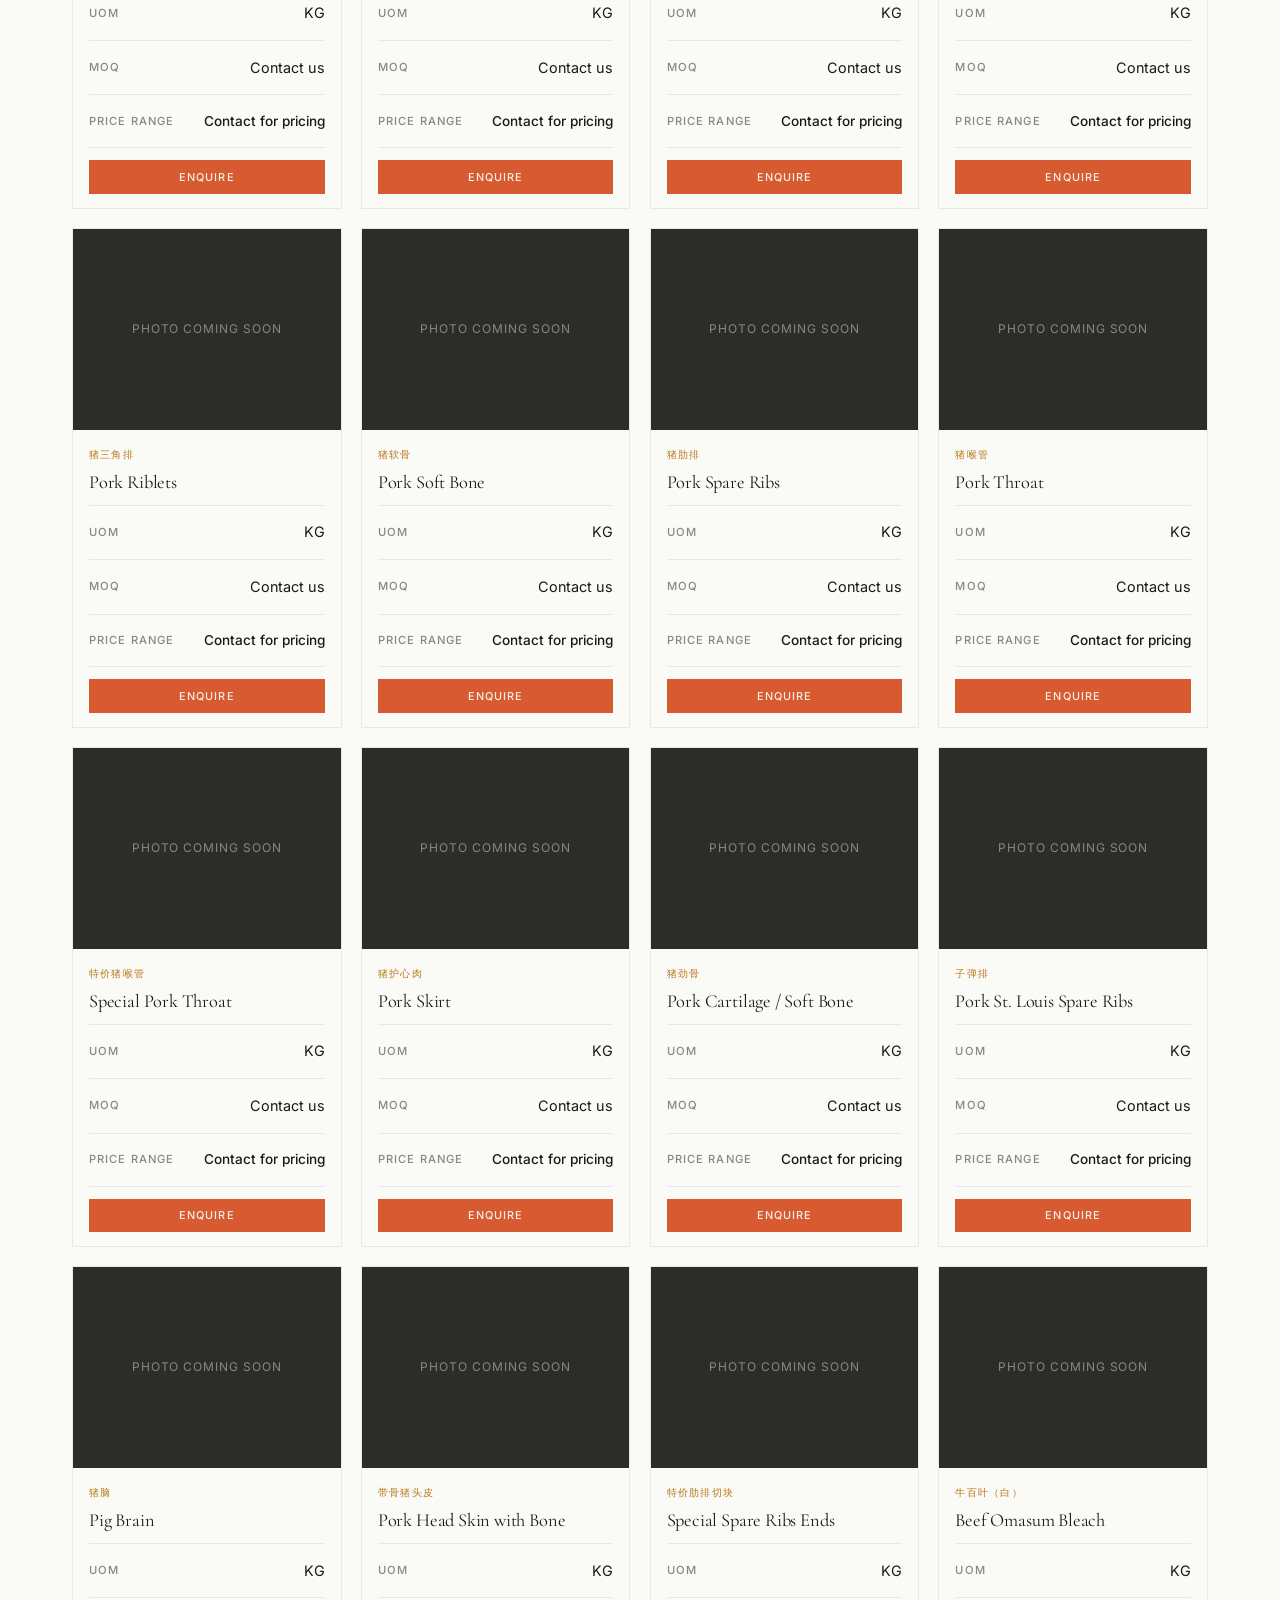
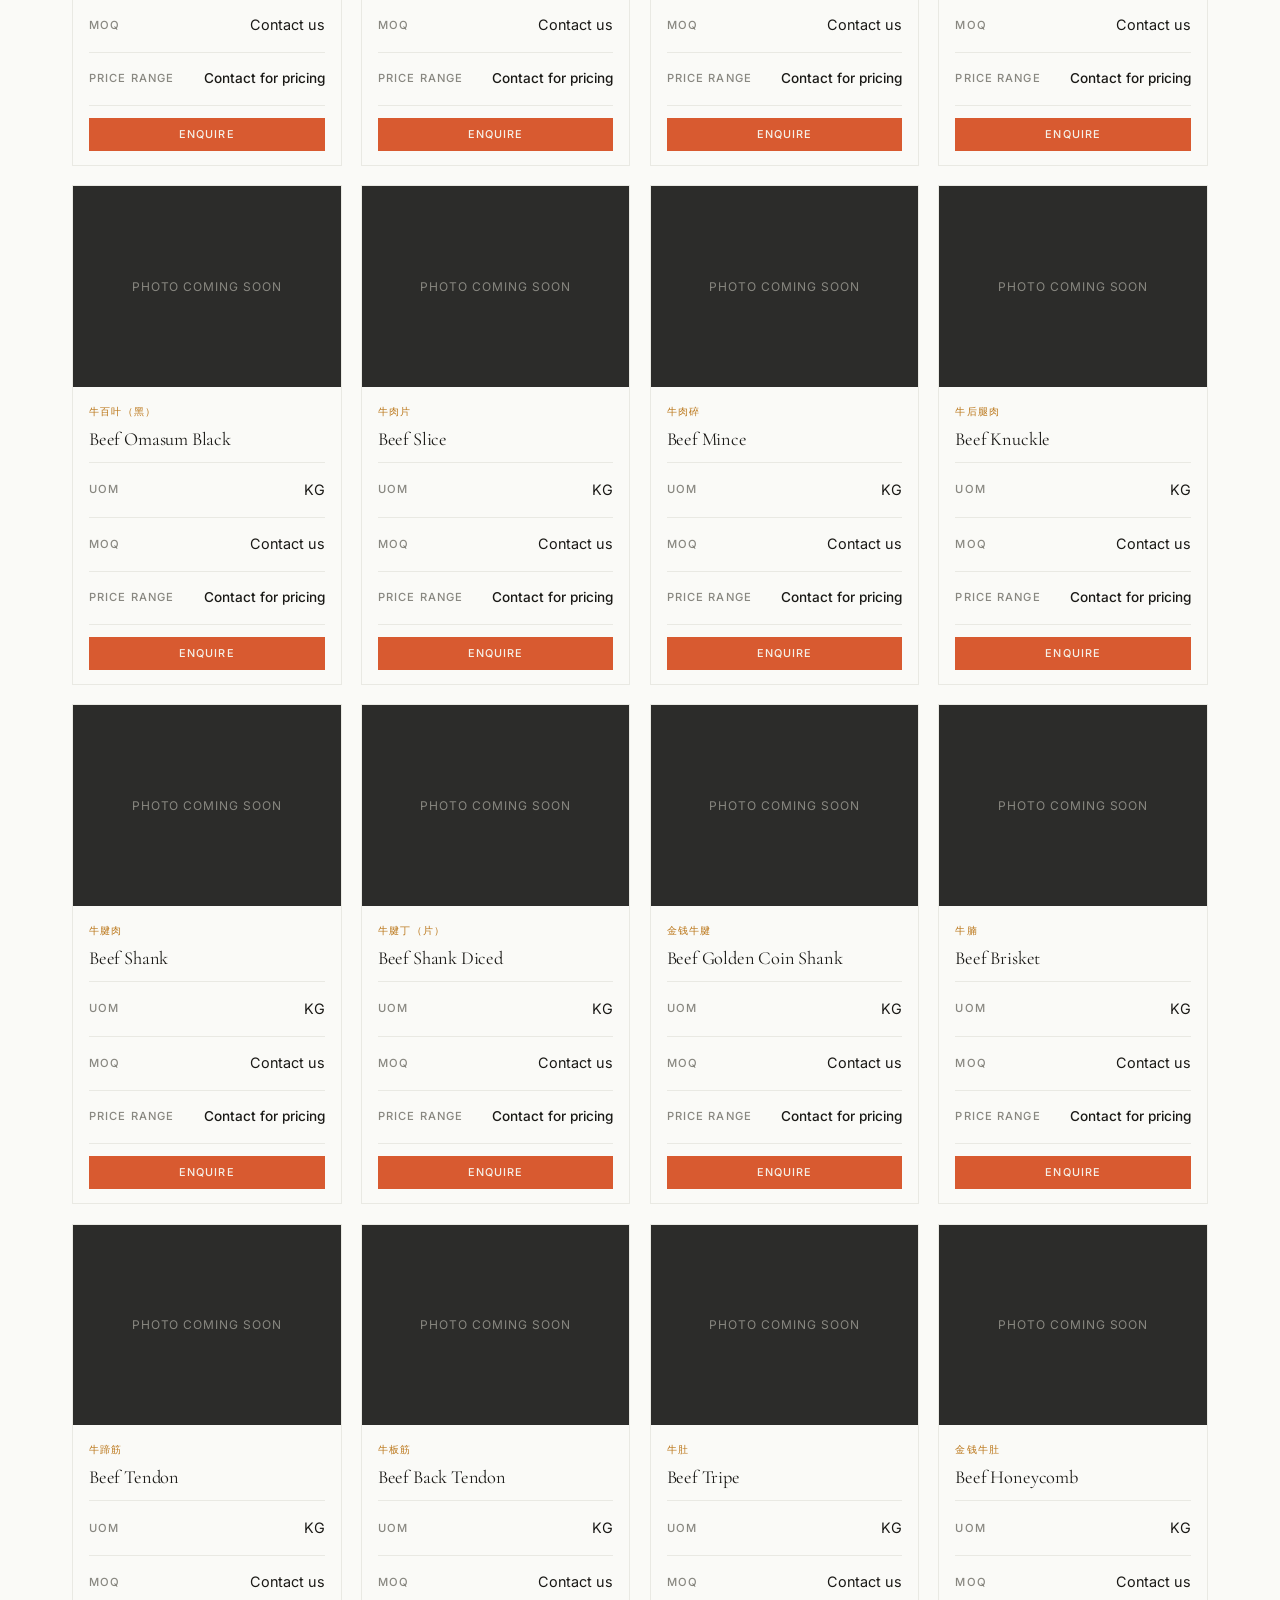
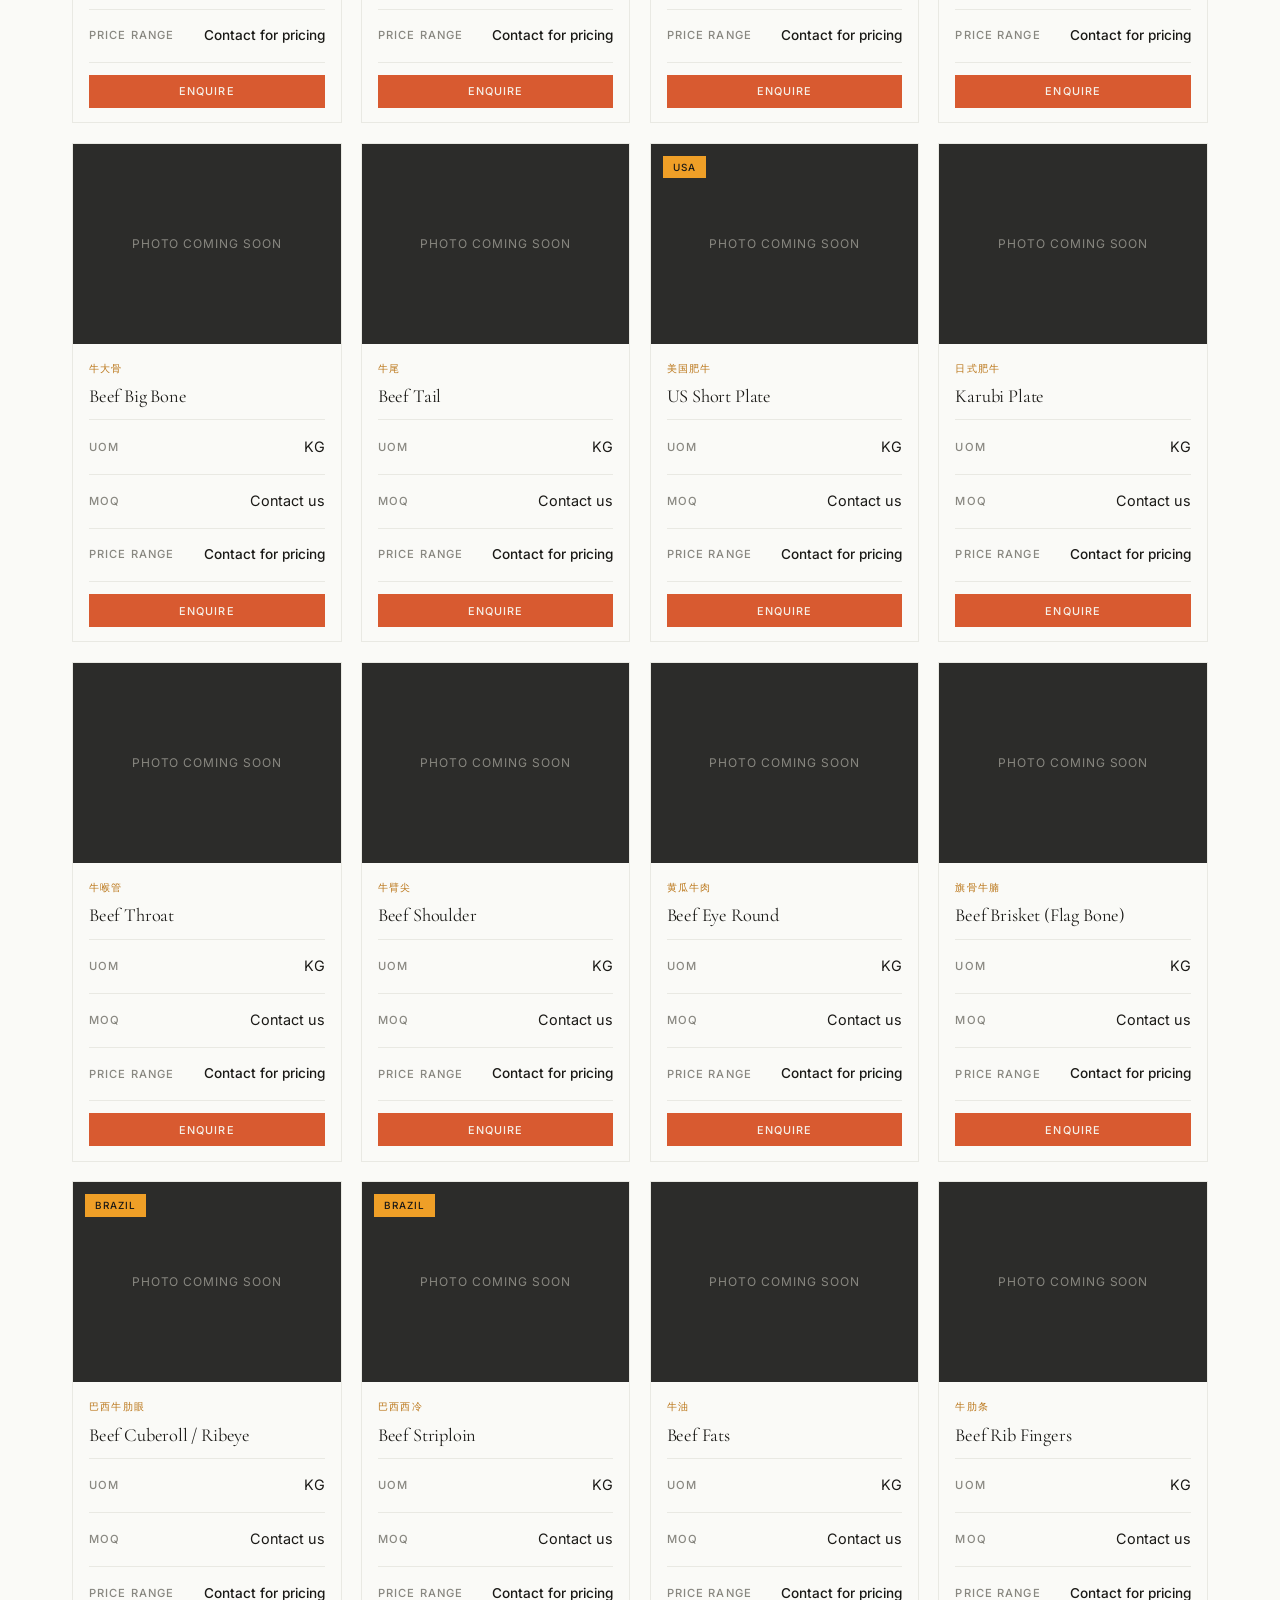
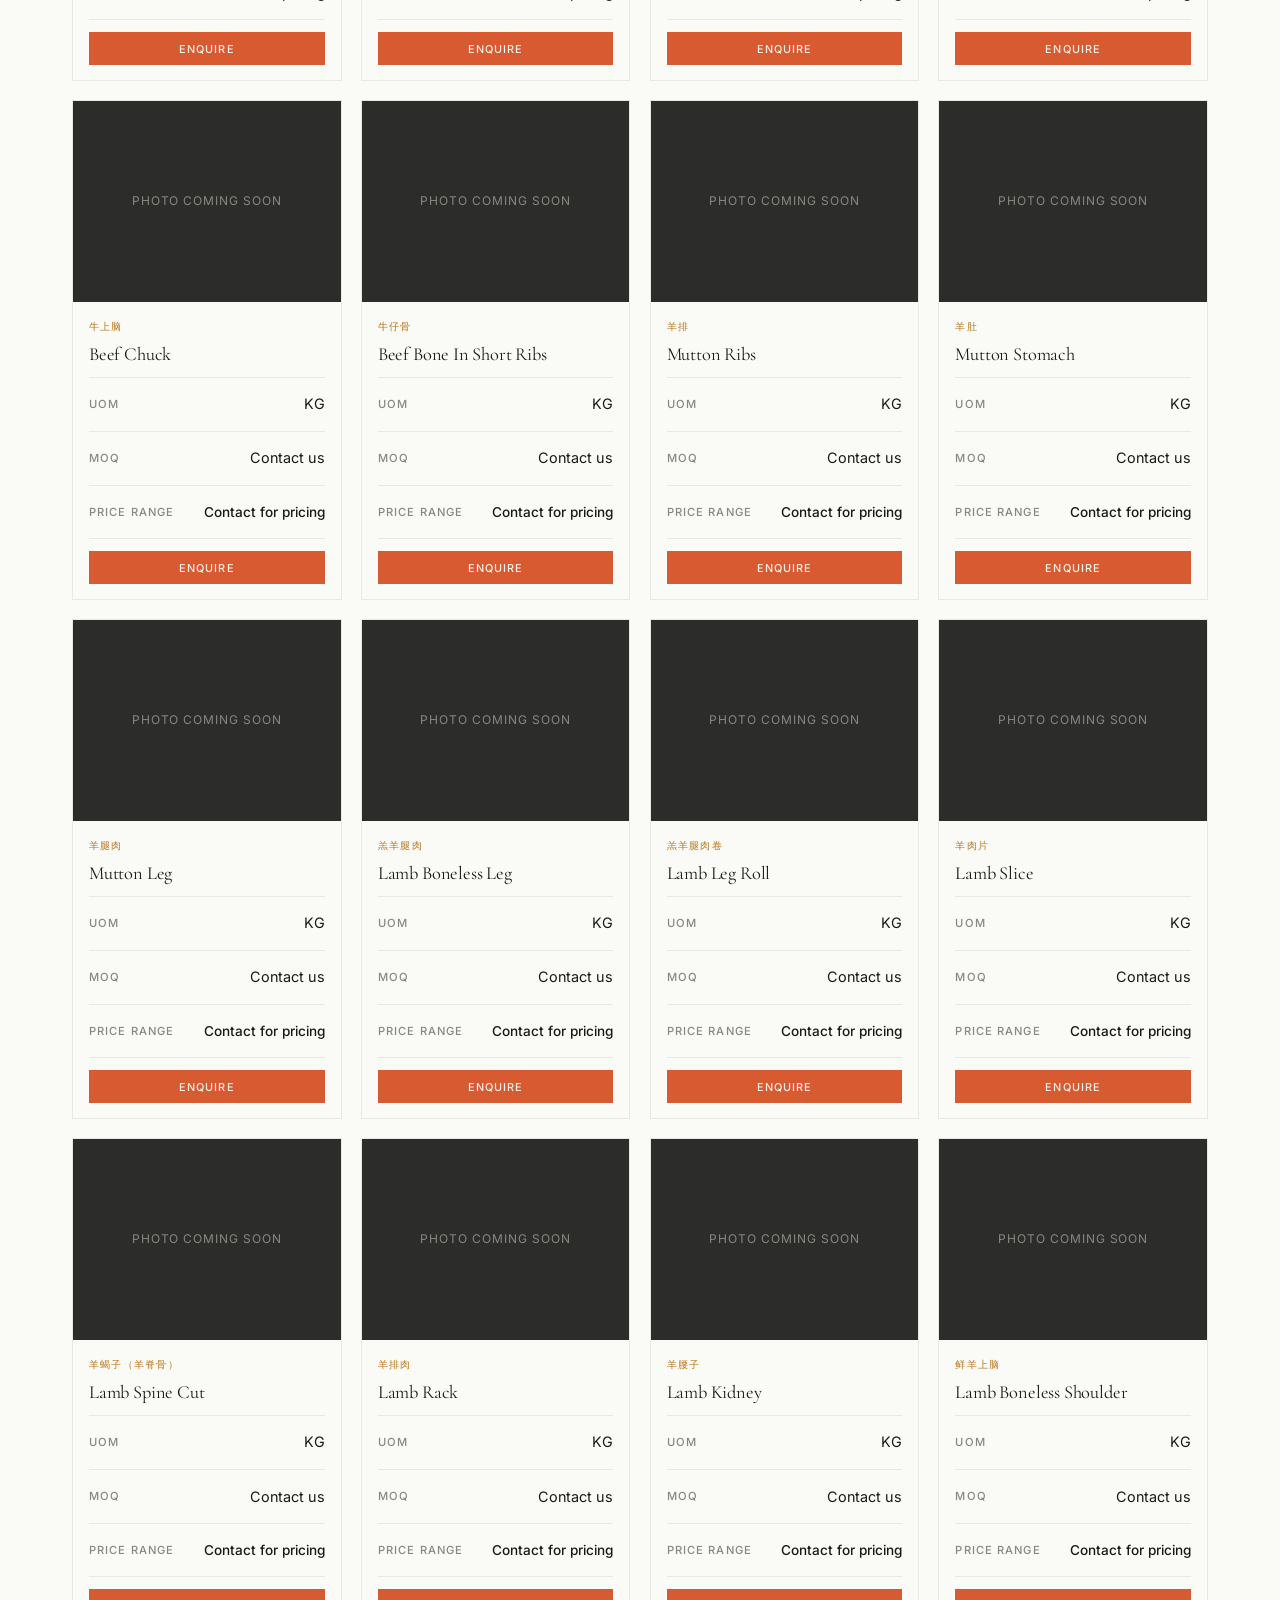
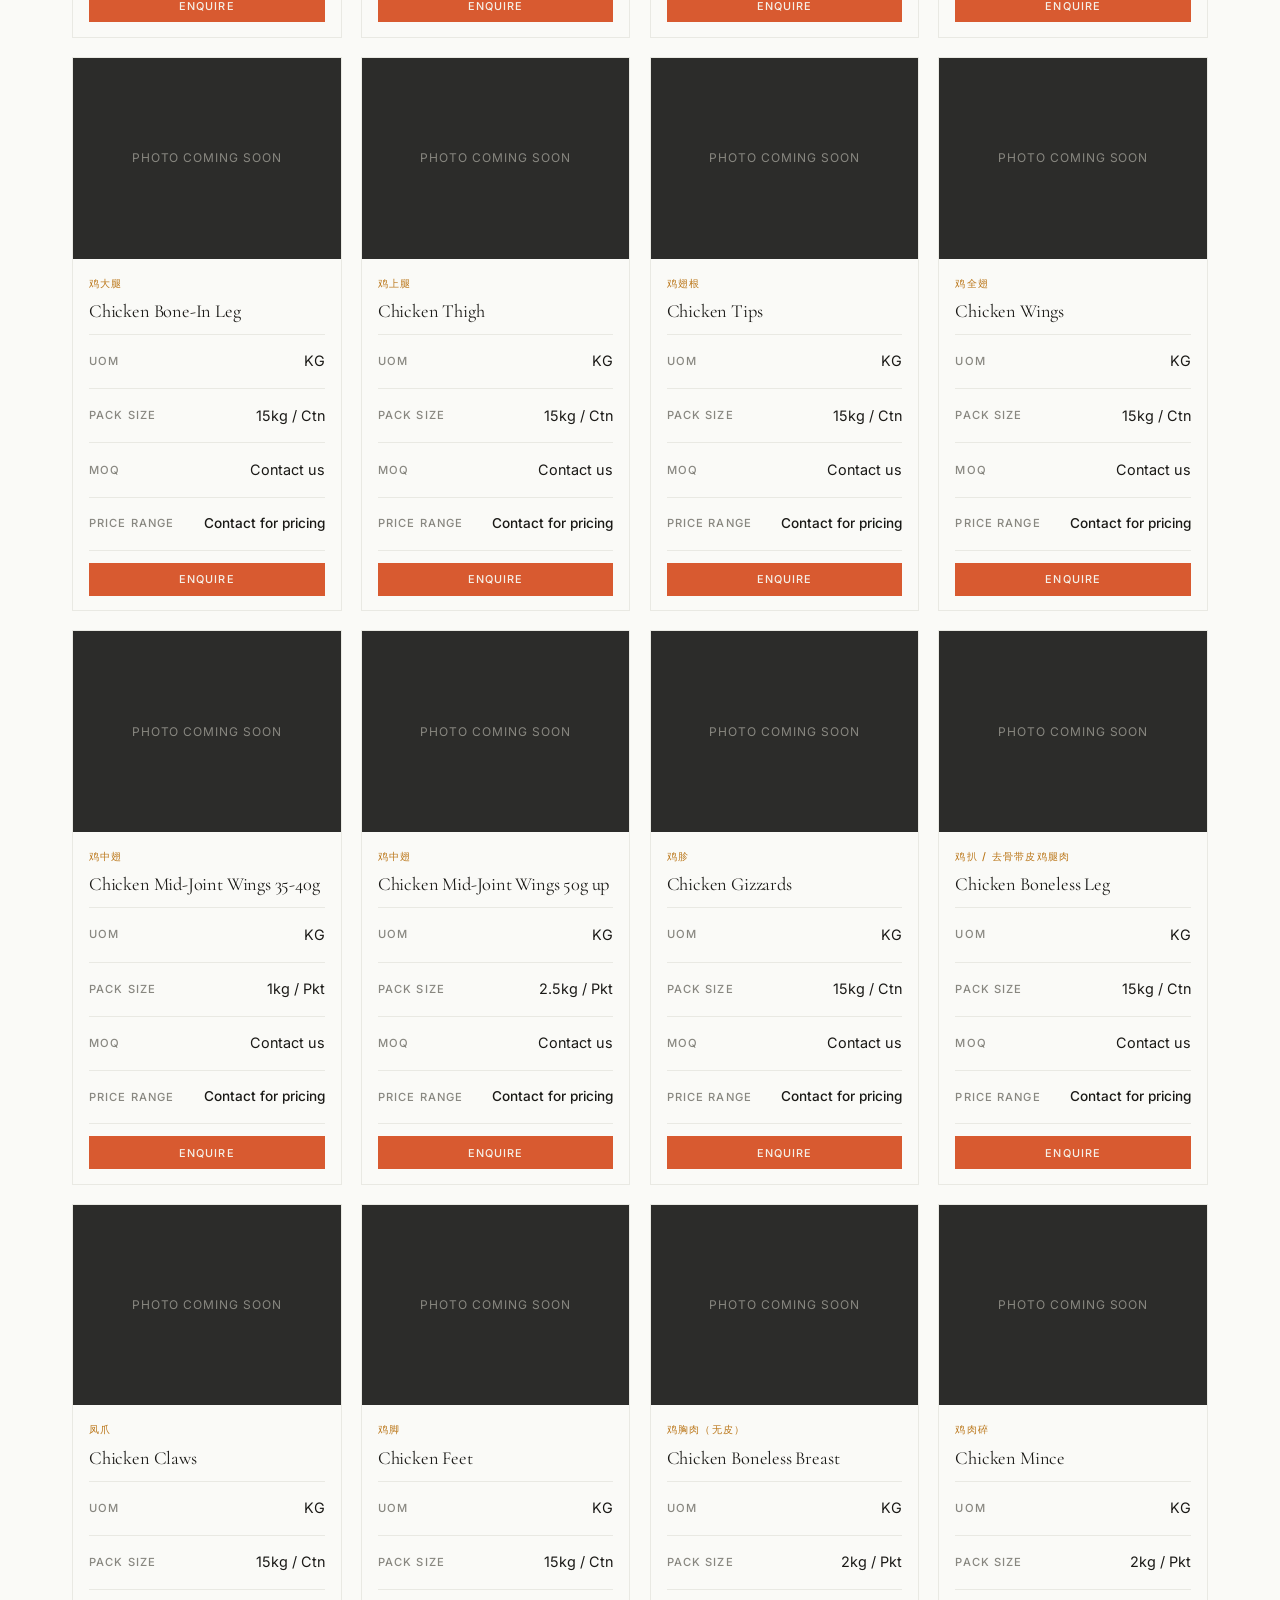
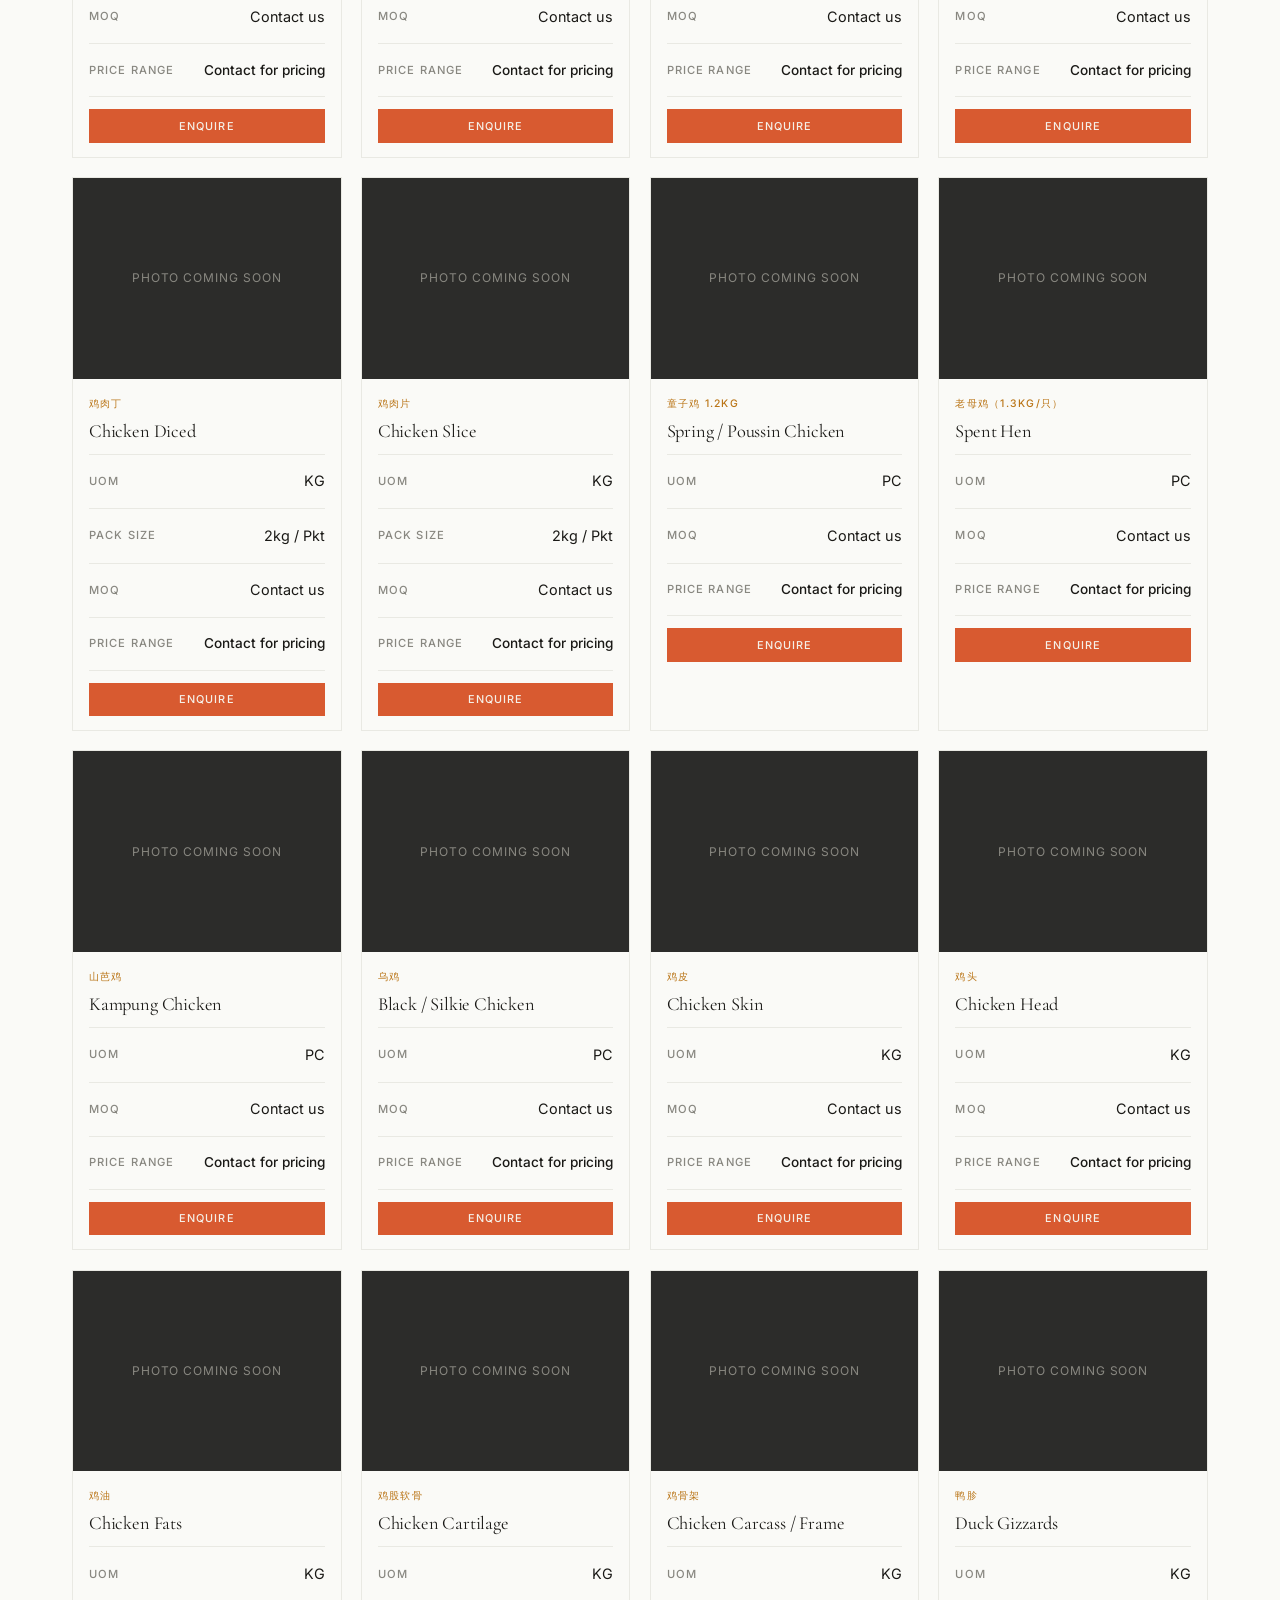
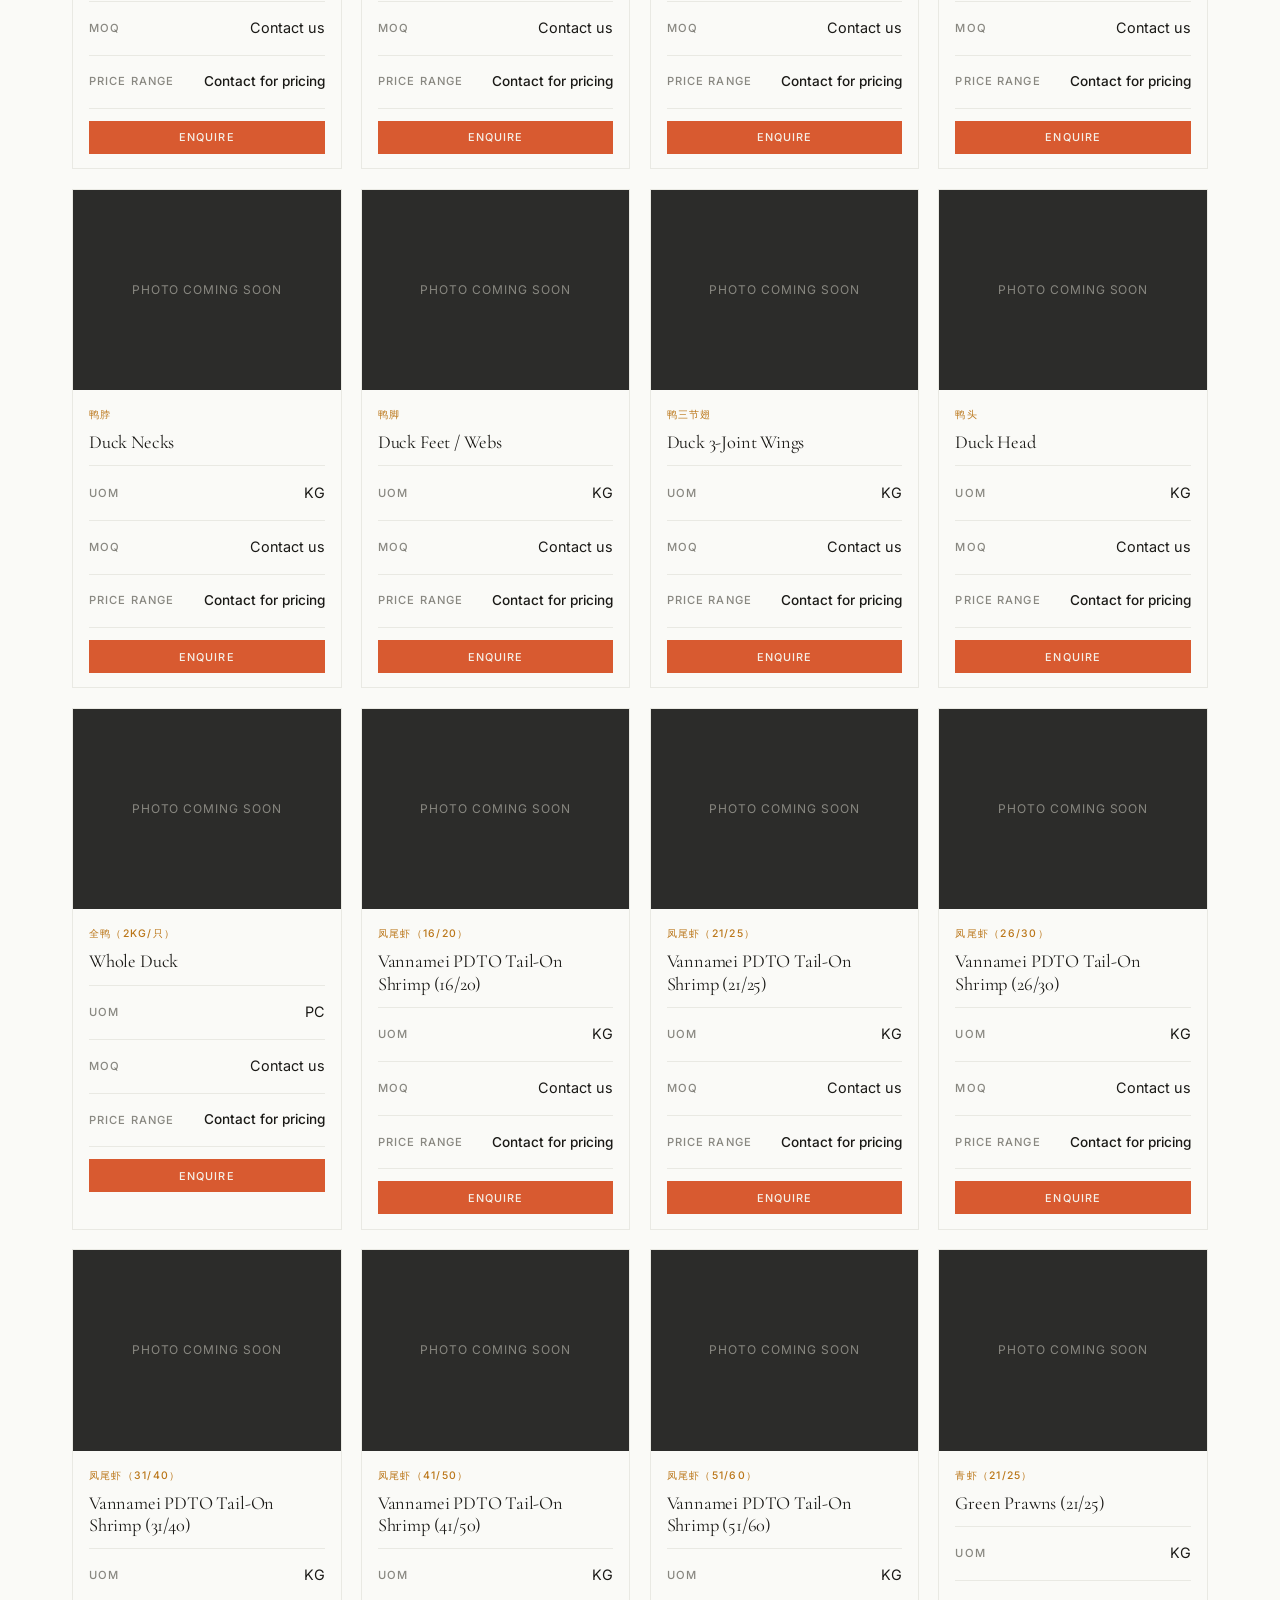
<file: products.html>
<!DOCTYPE html>
<html lang="en" data-lang="en">
<head>
  <link rel="icon" type="image/svg+xml" href="favicon.svg"/>
  <meta charset="UTF-8" />
  <meta name="viewport" content="width=device-width, initial-scale=1.0" />

  <!-- SEO -->
  <meta name="description" content="Browse 165+ frozen and fresh food products including pork, beef & lamb, chicken & duck, seafood, and processed hotpot ingredients. B2B supply for Singapore F&B operators." />
  <meta name="robots" content="index, follow" />
  <link rel="canonical" href="https://harmonyif.sg/products.html" />

  <!-- Open Graph -->
  <meta property="og:type"        content="website" />
  <meta property="og:site_name"   content="Harmony International Food" />
  <meta property="og:url"         content="https://harmonyif.sg/products.html" />
  <meta property="og:title"       content="Wholesale — Harmony International Food" />
  <meta property="og:description" content="165+ SKUs including pork, beef, chicken, seafood and processed hotpot ingredients. Download our price list or enquire for bulk pricing." />
  <meta property="og:image"       content="https://harmonyif.sg/og-image.jpg" />
  <meta property="og:image:width"  content="1200" />
  <meta property="og:image:height" content="630" />
  <meta property="og:locale"      content="en_SG" />

  <!-- Twitter Card -->
  <meta name="twitter:card"        content="summary_large_image" />
  <meta name="twitter:title"       content="Wholesale — Harmony International Food" />
  <meta name="twitter:description" content="165+ SKUs including pork, beef, chicken, seafood and processed hotpot ingredients. Download our price list or enquire for bulk pricing." />
  <meta name="twitter:image"       content="https://harmonyif.sg/og-image.jpg" />

  <!-- Schema.org structured data -->
  <script type="application/ld+json">
  {
    "@context": "https://schema.org",
    "@type": "ItemList",
    "name": "Harmony International Food Product Catalogue",
    "description": "165+ frozen and fresh food products including pork, beef, chicken, seafood and processed hotpot ingredients.",
    "url": "https://harmonyif.sg/products.html",
    "numberOfItems": 165
  }
  </script>

  <title>Wholesale — Frozen & Fresh Meat, Seafood & Hotpot Ingredients | Harmony</title>
  <link rel="preconnect" href="https://fonts.googleapis.com" />
  <link rel="preconnect" href="https://fonts.gstatic.com" crossorigin />
  <link rel="stylesheet" href="https://fonts.googleapis.com/css2?family=Cormorant+Garamond:ital,wght@0,300;0,400;0,500;0,600;1,300;1,400&family=Inter:wght@300;400;500&display=swap" media="print" onload="this.media='all'" />
  <noscript><link rel="stylesheet" href="https://fonts.googleapis.com/css2?family=Cormorant+Garamond:ital,wght@0,300;0,400;0,500;0,600;1,300;1,400&family=Inter:wght@300;400;500&display=swap" /></noscript>
  <link rel="stylesheet" href="css/style.min.css" />
  <style>
    .page-hero__label { font-size:0.7rem; font-weight:500; letter-spacing:0.14em; text-transform:uppercase; color:var(--gold-dark); display:block; margin-bottom:0.6rem; }
    .page-hero { text-align:center; }
    .page-hero__actions { display:flex; gap:1rem; flex-wrap:wrap; justify-content:center; margin-top:1.6rem; }
    .btn-ghost-hero { display:inline-block; padding:0.85rem 2.2rem; font-size:0.75rem; font-weight:500; letter-spacing:0.1em; text-transform:uppercase; border:1px solid rgba(245,240,232,0.35); color:var(--cream); transition:all var(--transition); cursor:pointer; background:transparent; }
    .btn-ghost-hero:hover { background:rgba(245,240,232,0.08); border-color:var(--cream); }

    /* ── FILTER BAR ── */
    .filter-bar__inner { flex-wrap:wrap; gap:0.75rem 1.5rem; }
    .search-wrap { flex:1; min-width:200px; max-width:280px; }
    .search-input-wrap { position:relative; }
    .search-input-wrap svg { position:absolute; left:0.75rem; top:50%; transform:translateY(-50%); color:var(--mist); pointer-events:none; }
    #product-search { width:100%; padding:0.5rem 0.9rem 0.5rem 2.2rem; background:transparent; border:1px solid var(--border); color:var(--ink); font-family:var(--font-body); font-size:0.82rem; outline:none; transition:border-color var(--transition); }
    #product-search:focus { border-color:var(--ink); }
    #product-search::placeholder { color:var(--stone); }

    /* ── PRODUCTS GRID — compact 4-col ── */
    #products-grid {
      display: grid;
      grid-template-columns: repeat(4, 1fr);
      gap: 1.2rem;
    }
    @media (max-width:1100px) { #products-grid { grid-template-columns: repeat(3, 1fr); } }
    @media (max-width:750px)  { #products-grid { grid-template-columns: repeat(2, 1fr); } }
    @media (max-width:480px)  { #products-grid { grid-template-columns: 1fr; } }

    /* ── COMPACT PRODUCT CARD ── */
    .product-card {
      background: var(--cream-light);
      border: 1px solid var(--border);
      overflow: hidden;
      transition: transform var(--transition), box-shadow var(--transition);
    }
    .product-card:hover { transform:translateY(-3px); box-shadow:0 8px 28px rgba(26,25,22,0.1); }

    /* No image — just a slim colour bar at top */
    .product-card__colorbar {
      height: 4px;
      background: var(--gold);
      opacity: 0.4;
    }

    .product-card__body { padding: 1rem 1rem 0.9rem; }

    /* Chinese name — prominent, same weight as EN */
    .product-card__cn {
      font-size: 0.9rem;
      color: var(--mist);
      margin-bottom: 0.25rem;
      line-height: 1.3;
    }
    .product-card__name {
      font-family: var(--font-heading);
      font-size: 1.15rem;
      color: var(--ink);
      line-height: 1.2;
      margin-bottom: 0.75rem;
    }
    /* origin badge */
    .product-card__origin-badge {
      display: inline-block;
      font-size: 0.62rem;
      font-weight: 500;
      letter-spacing: 0.1em;
      text-transform: uppercase;
      color: var(--gold-dark);
      background: rgba(186,117,23,0.08);
      padding: 2px 7px;
      margin-bottom: 0.6rem;
    }

    /* Meta rows — all same size, uniform */
    .product-card__meta { border-top: 1px solid var(--border); padding-top: 0.65rem; margin-top: 0.1rem; }
    .product-card__meta-row {
      display: flex;
      justify-content: space-between;
      align-items: baseline;
      padding: 0.22rem 0;
    }
    .product-card__meta-label {
      font-size: 0.68rem;
      font-weight: 500;
      letter-spacing: 0.08em;
      text-transform: uppercase;
      color: var(--stone);
    }
    .product-card__meta-value {
      font-size: 0.8rem;
      color: var(--ink);
      text-align: right;
    }
    /* Price — same size as other meta, just bold */
    .product-card__meta-value--price {
      font-weight: 500;
      color: var(--ink);
    }

    .product-card__enquire {
      display: block;
      width: 100%;
      text-align: center;
      margin-top: 0.8rem;
      padding: 0.55rem;
      font-size: 0.68rem;
      font-weight: 500;
      letter-spacing: 0.09em;
      text-transform: uppercase;
      background: var(--ink);
      color: var(--cream);
      border: none;
      cursor: pointer;
      transition: background var(--transition);
    }
    .product-card__enquire:hover { background: var(--coral); }

    /* ── MODAL ── */
    .enquiry-modal { display:none; position:fixed; inset:0; background:rgba(26,25,22,0.82); z-index:2000; align-items:center; justify-content:center; padding:1rem; backdrop-filter:blur(4px); }
    .enquiry-modal.open { display:flex; }
    .enquiry-modal__box { background:var(--ink); border:1px solid var(--border-dark); width:100%; max-width:520px; max-height:90vh; overflow-y:auto; padding:2.2rem; position:relative; }
    .enquiry-modal__close { position:absolute; top:1rem; right:1.2rem; font-size:1.3rem; color:var(--mist); cursor:pointer; background:none; border:none; line-height:1; transition:color var(--transition); }
    .enquiry-modal__close:hover { color:var(--cream); }
    .enquiry-modal__eyebrow { font-size:0.68rem; font-weight:500; letter-spacing:0.14em; text-transform:uppercase; color:var(--gold-dark); margin-bottom:0.4rem; }
    .enquiry-modal__title { font-family:var(--font-heading); font-size:1.7rem; color:var(--cream); margin-bottom:1.4rem; }
    .enquiry-modal .form-row { display:grid; grid-template-columns:1fr 1fr; gap:1rem; }
    .enquiry-modal .btn-primary { width:100%; text-align:center; margin-top:0.25rem; }
    .enquiry-modal__note { font-size:0.7rem; color:var(--ink-mist); margin-top:0.5rem; text-align:center; line-height:1.5; }
    .modal-success { display:none; text-align:center; padding:1rem 0; }
    .modal-success h4 { font-family:var(--font-heading); font-size:1.4rem; color:var(--gold); margin-bottom:0.5rem; }
    .modal-success p  { font-size:0.85rem; color:var(--mist); }
    @media (max-width:600px) {
      .enquiry-modal .form-row { grid-template-columns:1fr; }
      .enquiry-modal__box { padding:1.4rem; }
    }
  </style>
</head>
<body>

  <!-- NAV -->
  <nav class="nav nav--solid">
    <div class="nav__inner">
      <a href="index.html" class="nav__logo">Harmony<span>.</span></a>
      <ul class="nav__links">
        <li><a href="index.html"  data-en="Home"    data-cn="首页">Home</a></li>
        <li><a href="products.html" class="active" data-en="Wholesale" data-cn="批发">Wholesale</a></li>
        <li><a href="partners.html" data-en="Partners" data-cn="合作伙伴">Partners</a></li>
        <li><a href="about.html"  data-en="About"   data-cn="关于">About</a></li>
        <li><a href="contact.html" data-en="Contact" data-cn="联系">Contact</a></li>
              <!-- Marketplace nav link hidden during testing — page still live at shop.html -->
      </ul>
      <div class="nav__right">
        <div class="lang-toggle">
          <button class="lang-toggle__btn active" data-lang="en" onclick="setLanguage('en')">EN</button>
          <button class="lang-toggle__btn" data-lang="cn" onclick="setLanguage('cn')">中文</button>
        </div>
        <button class="nav__cta" onclick="openEnquiry('')" data-en="Enquire Now" data-cn="立即询价">Enquire Now</button>
        <button class="nav__hamburger" aria-label="Menu"><span></span><span></span><span></span></button>
      </div>
    </div>
    <div class="nav__mobile">
      <a href="index.html"    data-en="Home"     data-cn="首页">Home</a>
      <a href="products.html" data-en="Wholesale" data-cn="批发">Wholesale</a>
      <a href="partners.html" data-en="Partners" data-cn="合作伙伴">Partners</a>
      <a href="about.html"    data-en="About"    data-cn="关于">About</a>
      <a href="contact.html"  data-en="Contact"  data-cn="联系">Contact</a>
            <div class="lang-toggle" style="margin-top:1.5rem;">
        <button class="lang-toggle__btn active" data-lang="en" onclick="setLanguage('en');document.querySelector('.nav__mobile').classList.remove('open');document.body.style.overflow=''">EN</button>
        <button class="lang-toggle__btn" data-lang="cn" onclick="setLanguage('cn');document.querySelector('.nav__mobile').classList.remove('open');document.body.style.overflow=''">中文</button>
      </div>
    </div>
  </nav>

  <!-- PAGE HERO -->
  <section class="page-hero">
    <div class="container">
      <span class="page-hero__label" data-en="Full Product Range" data-cn="全部产品">Full Product Range</span>
      <h1 data-en="What We Supply" data-cn="我们的供应">What We Supply</h1>
      <p data-en="150+ fresh and frozen products across 5 categories. Prices are indicative — contact us for your tailored quote." data-cn="超过150种新鲜及冷冻产品，涵盖5大类别。所示价格仅供参考，请联系我们获取专属报价。">150+ fresh and frozen products across 5 categories. Prices are indicative — contact us for your tailored quote.</p>
      <div class="page-hero__actions">
        <!-- TEMPORARILY HIDDEN — price list download disabled at customer's request. Remove style="display:none;" to restore. -->
        <a id="pricelist-btn" href="#" target="_blank" rel="noopener" class="btn btn-primary" style="display:none;" data-en="↓  Download Price List (PDF)" data-cn="↓  下载价格表 (PDF)">↓  Download Price List (PDF)</a>
        <button class="btn-ghost-hero" onclick="openEnquiry('')" data-en="Request a Quote" data-cn="请求报价">Request a Quote</button>
      </div>
      <p style="margin-top:1.4rem;font-size:0.82rem;">
        <a href="partners.html" style="color:var(--gold-dark);text-decoration:underline;" data-en="Looking for other sourcing options? See our partners →" data-cn="需要其他采购选择？查看我们的合作伙伴 →">Looking for other sourcing options? See our partners →</a>
      </p>
    </div>
  </section>

  <!-- FILTER BAR + SEARCH -->
  <div class="filter-bar">
    <div class="container">
      <div class="filter-bar__inner">
        <div class="filter-group">
          <span class="filter-group__label" data-en="Category" data-cn="类别">Category</span>
          <div class="filter-group__btns" id="filter-btns"><!-- rendered by JS --></div>
        </div>
        <div class="search-wrap">
          <div class="search-input-wrap">
            <svg width="14" height="14" viewBox="0 0 24 24" fill="none" stroke="currentColor" stroke-width="2"><circle cx="11" cy="11" r="8"/><line x1="21" y1="21" x2="16.65" y2="16.65"/></svg>
            <input id="product-search" type="text" placeholder="Search by name, origin…" autocomplete="off" />
          </div>
        </div>
        <div class="filter-bar__count" id="products-count"></div>
      </div>
    </div>
  </div>

  <!-- PRODUCTS GRID -->
  <section class="section products-section">
    <div class="container">
      <div id="products-grid"><!-- rendered by JS --></div>
    </div>
  </section>

  <!-- TRADE CTA -->
  <section class="section section--dark">
    <div class="container">
      <div class="trade-cta__inner">
        <div>
          <span class="label text-muted" data-en="Trade Enquiries Welcome" data-cn="欢迎贸易询价">Trade Enquiries Welcome</span>
          <h2 style="color:var(--cream);margin:0.5rem 0 0.75rem;" data-en="Looking for a reliable supplier?" data-cn="正在寻找可靠的供应商？">Looking for a reliable supplier?</h2>
          <p style="color:var(--mist);max-width:480px;" data-en="We work with hot pot restaurants, commercial kitchens, and F&B operators across Singapore." data-cn="我们与新加坡各地的火锅餐厅、商业厨房及餐饮经营者合作。">We work with hot pot restaurants, commercial kitchens, and F&amp;B operators across Singapore.</p>
        </div>
        <div class="trade-cta__actions">
          <button class="btn btn-primary" onclick="openEnquiry('')" data-en="Get in Touch" data-cn="联系我们">Get in Touch</button>
          <a href="https://wa.me/6587953309?text=Hi%20Harmony%2C%20I%20would%20like%20to%20enquire%20about%20your%20products%20and%20pricing." target="_blank" class="whatsapp-btn" data-en="WhatsApp Us" data-cn="WhatsApp 联系">WhatsApp Us</a>
        </div>
      </div>
    </div>
  </section>

  <!-- FOOTER -->
  <footer class="footer">
    <div class="container">
      <div class="footer__grid">
        <div class="footer__col">
          <div class="footer__logo">Harmony<span>.</span></div>
          <p class="footer__tagline">Harmony International Food Pte Ltd<br>和谐国际食品私人有限公司<br>UEN: 202608797N</p>
        </div>
        <div class="footer__col">
          <h5 data-en="Wholesale" data-cn="批发">Wholesale</h5>
          <ul>
            <li><a href="products.html?category=pork"      data-en="Pork"           data-cn="猪肉">Pork</a></li>
            <li><a href="products.html?category=beef"      data-en="Beef & Lamb"    data-cn="牛羊肉">Beef & Lamb</a></li>
            <li><a href="products.html?category=chicken"   data-en="Chicken & Duck" data-cn="鸡鸭">Chicken & Duck</a></li>
            <li><a href="products.html?category=seafood"   data-en="Seafood"        data-cn="海鲜">Seafood</a></li>
            <li><a href="products.html?category=processed" data-en="Processed"      data-cn="加工食品">Processed</a></li>
          </ul>
        </div>
        <div class="footer__col">
          <h5 data-en="Company" data-cn="公司">Company</h5>
          <ul>
            <li><a href="about.html"   data-en="About Us"           data-cn="关于我们">About Us</a></li>
            <li><a href="contact.html" data-en="Contact"            data-cn="联系我们">Contact</a></li>
            <!-- TEMPORARILY HIDDEN — price list download disabled at customer's request. Remove style="display:none;" to restore. -->
            <li style="display:none;"><a id="pricelist-footer-btn" href="#" target="_blank" rel="noopener" data-en="Download Catalogue" data-cn="下载产品目录">Download Catalogue</a></li>
          </ul>
        </div>
        <div class="footer__col">
          <h5 data-en="Contact" data-cn="联系方式">Contact</h5>
          <div class="footer__contact-item"><span class="icon">WA</span><span><a href="https://wa.me/6587953309?text=Hi%20Harmony%2C%20I%20would%20like%20to%20enquire%20about%20your%20products%20and%20pricing." style="font-size:0.85rem;color:rgba(245,240,232,0.65);">+65 8795 3309</a></span></div>
          <div class="footer__contact-item"><span class="icon">✉</span><span><a href="mailto:pat@harmonyif.com" style="font-size:0.85rem;color:rgba(245,240,232,0.65);">pat@harmonyif.com</a></span></div>
        </div>
      </div>
      <div class="footer__bottom">
        <p data-en="© 2026 Harmony International Food Pte Ltd. All rights reserved." data-cn="© 2026 和谐国际食品私人有限公司。版权所有。">© 2026 Harmony International Food Pte Ltd. All rights reserved.</p>
        <p data-en="Prices are indicative and subject to change. All orders confirmed via direct quotation." data-cn="价格仅供参考，可能随时调整。所有订单须经直接报价确认。">Prices are indicative and subject to change. All orders confirmed via direct quotation.</p>
      </div>
    </div>
  </footer>

  <!-- ENQUIRY MODAL -->
  <div class="enquiry-modal" id="enquiry-modal">
    <div class="enquiry-modal__box">
      <button class="enquiry-modal__close" onclick="closeEnquiry()">✕</button>
      <p class="enquiry-modal__eyebrow" data-en="Product Enquiry" data-cn="产品询价">Product Enquiry</p>
      <h2 class="enquiry-modal__title" data-en="Tell Us What You Need" data-cn="告诉我们您的需求">Tell Us What You Need</h2>

      <form id="modal-form">
        
        
        
        

        <div class="form-row">
          <div class="form-group">
            <label class="form-label" for="modal-name" data-en="Full Name *" data-cn="姓名 *">Full Name *</label>
            <input class="form-input" type="text" id="modal-name" name="name" placeholder="John Tan" required />
          </div>
          <div class="form-group">
            <label class="form-label" for="modal-company" data-en="Restaurant / Company" data-cn="餐厅 / 公司">Restaurant / Company</label>
            <input class="form-input" type="text" id="modal-company" name="company" placeholder="e.g. Hai Di Lao" />
          </div>
        </div>
        <div class="form-row">
          <div class="form-group">
            <label class="form-label" for="modal-email" data-en="Email *" data-cn="电邮 *">Email *</label>
            <input class="form-input" type="email" id="modal-email" name="email" placeholder="you@restaurant.com" required />
          </div>
          <div class="form-group">
            <label class="form-label" for="modal-phone" data-en="WhatsApp / Phone *" data-cn="WhatsApp / 电话 *">WhatsApp / Phone *</label>
            <input class="form-input" type="tel" id="modal-phone" name="phone" placeholder="+65 9XXX XXXX" required />
          </div>
        </div>
        <div class="form-group">
          <label class="form-label" for="modal-product" data-en="Product(s) of Interest" data-cn="感兴趣的产品">Product(s) of Interest</label>
          <input class="form-input" type="text" id="modal-product" name="products" placeholder="e.g. Pork Belly, Vannamei Shrimp 21/25" />
        </div>
        <div class="form-group">
          <label class="form-label" for="modal-volume" data-en="Est. Required Volume" data-cn="预计所需用量">Est. Required Volume</label>
          <select class="form-select" id="modal-volume" name="volume">
            <option value="" data-en="Select a range" data-cn="选择范围">Select a range</option>
            <option>Under 50kg</option>
            <option>50 – 100kg</option>
            <option>100 – 200kg</option>
            <option>200 – 500kg</option>
            <option>500kg+</option>
          </select>
        </div>
        <div class="form-group">
          <label class="form-label" for="modal-message" data-en="Additional Notes" data-cn="备注">Additional Notes</label>
          <textarea class="form-textarea" id="modal-message" name="message" rows="2" placeholder="Specific cuts, packaging, delivery frequency…"></textarea>
        </div>
        <button type="submit" class="btn btn-primary" id="modal-submit" data-en="Send via WhatsApp" data-cn="通过WhatsApp发送">Send via WhatsApp</button>
        <div class="modal-success" id="modal-success">
          <h4 data-en="Opening WhatsApp…" data-cn="正在打开WhatsApp…">Opening WhatsApp…</h4>
          <p data-en="Just hit send in WhatsApp to complete your enquiry." data-cn="在WhatsApp中点击发送即可完成询价。">Just hit send in WhatsApp to complete your enquiry.</p>
        </div>
      </form>
    </div>
  </div>

  <script src="js/lang.js"></script>
  <script src="js/main.js"></script>
  <script src="js/products.js"></script>
  <script src="js/form_handler.js"></script>
  <script>
    /* Modal open/close */
    function openEnquiry(productName) {
      const modal   = document.getElementById('enquiry-modal');
      const field   = document.getElementById('modal-product');
      const form    = document.getElementById('modal-form');
      const success = document.getElementById('modal-success');

      // Reset form back to its initial state (in case a previous
      // enquiry was just submitted) so back-to-back enquiries work
      // without needing a page refresh.
      if (form) {
        form.reset();
        form.querySelectorAll('.form-group, .form-row, button[type=submit]')
          .forEach(el => el.style.display = '');
      }
      if (success) success.style.display = 'none';

      if (field && productName) field.value = productName;
      modal.classList.add('open');
      document.body.style.overflow = 'hidden';
    }
    function closeEnquiry() {
      document.getElementById('enquiry-modal').classList.remove('open');
      document.body.style.overflow = '';
    }
    document.getElementById('enquiry-modal').addEventListener('click', e => {
      if (e.target.id === 'enquiry-modal') closeEnquiry();
    });
  </script>


  <!-- Catalogue: links to live pricelist page, auto-updated by Google Sheets -->
  <script>
  (function() {
    var url = 'https://harmonyif26.github.io/harmonyif/pricelist.html';
    ['pricelist-btn','pricelist-footer-btn'].forEach(function(id) {
      var el = document.getElementById(id);
      if (el) el.href = url;
    });
  })();
  </script>

</body>
</html>
</file>
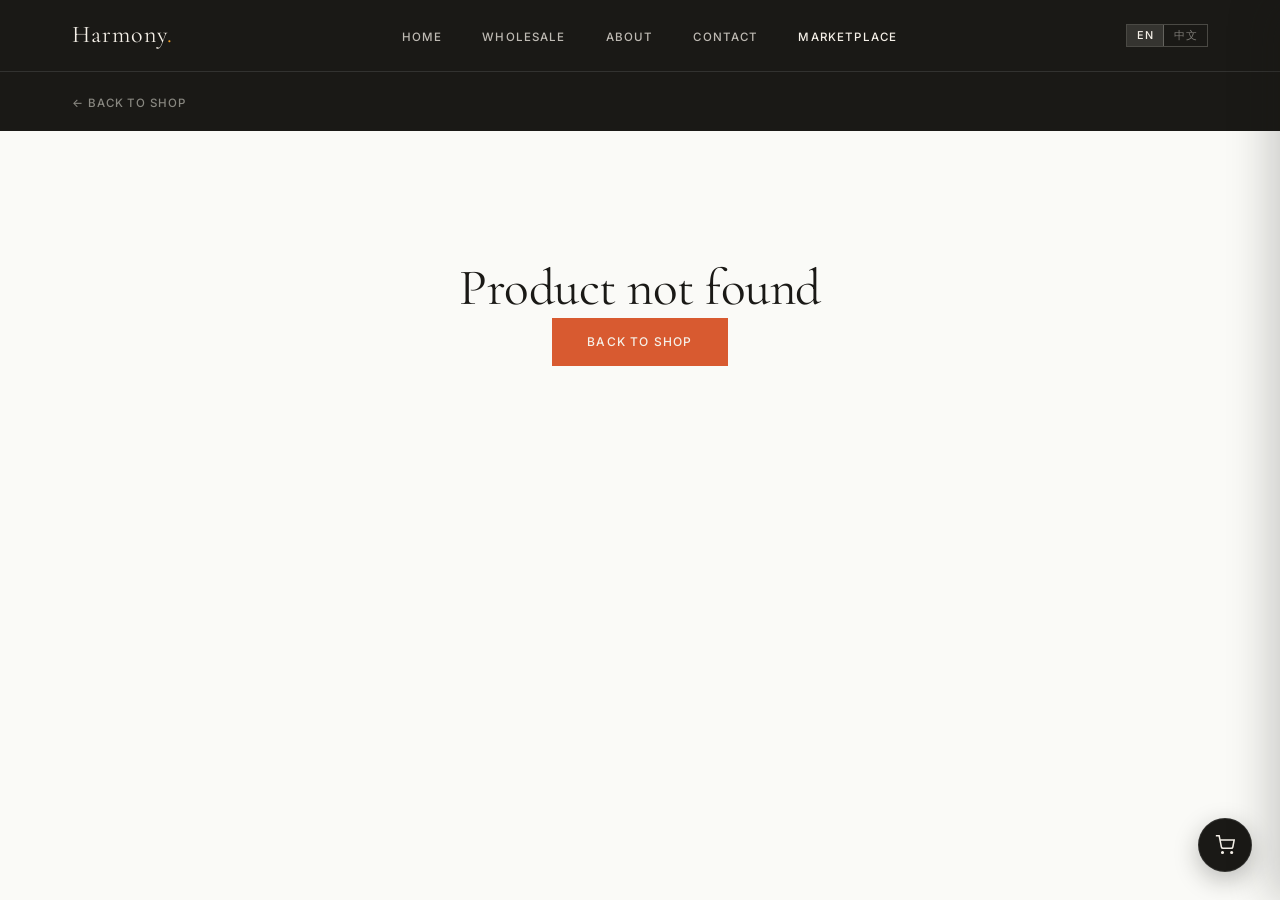
<file: shop-detail.html>
<!DOCTYPE html>
<html lang="en" data-lang="en">
<head>
  <link rel="icon" type="image/svg+xml" href="favicon.svg"/>
  <meta charset="UTF-8" />
  <meta name="viewport" content="width=device-width, initial-scale=1.0" />
  <meta name="robots" content="noindex, nofollow" />
  <title>Product — Harmony Marketplace</title>
  <link rel="preconnect" href="https://fonts.googleapis.com" />
  <link rel="preconnect" href="https://fonts.gstatic.com" crossorigin />
  <link rel="stylesheet" href="https://fonts.googleapis.com/css2?family=Cormorant+Garamond:ital,wght@0,300;0,400;0,500;0,600;1,300;1,400&family=Inter:wght@300;400;500&display=swap" media="print" onload="this.media='all'" />
  <noscript><link rel="stylesheet" href="https://fonts.googleapis.com/css2?family=Cormorant+Garamond:ital,wght@0,300;0,400;0,500;0,600;1,300;1,400&family=Inter:wght@300;400;500&display=swap" /></noscript>
  <link rel="stylesheet" href="css/style.min.css" />
  <link rel="stylesheet" href="css/cart.css" />
  <style>
    .detail-loading { text-align:center; padding:var(--space-xl) 0; color:var(--mist); font-size:0.9rem; }
    .detail-not-found { text-align:center; padding:var(--space-xl) 0; }
  </style>
</head>
<body>

  <!-- NAV -->
  <nav class="nav nav--solid">
    <div class="nav__inner">
      <a href="index.html" class="nav__logo">Harmony<span>.</span></a>
      <ul class="nav__links">
        <li><a href="index.html" data-en="Home" data-cn="首页">Home</a></li>
        <li><a href="products.html" data-en="Wholesale" data-cn="批发">Wholesale</a></li>
        <li><a href="about.html" data-en="About" data-cn="关于">About</a></li>
        <li><a href="contact.html" data-en="Contact" data-cn="联系">Contact</a></li>
        <li><a href="shop.html" class="active" data-en="Marketplace" data-cn="市集">Marketplace</a></li>
      </ul>
      <div class="nav__right">
        <div class="lang-toggle">
          <button class="lang-toggle__btn active" data-lang="en" onclick="setLanguage('en')">EN</button>
          <button class="lang-toggle__btn" data-lang="cn" onclick="setLanguage('cn')">中文</button>
        </div>
        <button class="nav__hamburger" aria-label="Menu"><span></span><span></span><span></span></button>
      </div>
    </div>
    <div class="nav__mobile">
      <a href="index.html" data-en="Home" data-cn="首页">Home</a>
      <a href="products.html" data-en="Wholesale" data-cn="批发">Wholesale</a>
      <a href="about.html" data-en="About" data-cn="关于">About</a>
      <a href="contact.html" data-en="Contact" data-cn="联系">Contact</a>
      <a href="shop.html" data-en="Marketplace" data-cn="市集">Marketplace</a>
      <div class="lang-toggle" style="margin-top:1.5rem;">
        <button class="lang-toggle__btn active" data-lang="en" onclick="setLanguage('en');document.querySelector('.nav__mobile').classList.remove('open');document.body.style.overflow=''">EN</button>
        <button class="lang-toggle__btn" data-lang="cn" onclick="setLanguage('cn');document.querySelector('.nav__mobile').classList.remove('open');document.body.style.overflow=''">中文</button>
      </div>
    </div>
  </nav>

  <div class="detail-back">
    <div class="container">
      <a href="shop.html" class="detail-back__link">← Back to Shop</a>
    </div>
  </div>

  <div id="detail-root">
    <div class="detail-loading container">Loading product…</div>
  </div>

  <script src="js/lang.js"></script>
  <script src="js/main.js"></script>
  <script src="js/lang.js"></script>
  <script src="js/main.js"></script>
  <script src="js/shop.js"></script>
  <script src="js/cart.js"></script>
  <script>
    async function renderShopDetail() {
      const params = new URLSearchParams(window.location.search);
      const nameKey = decodeURIComponent(params.get('product') || '');
      const products = await loadMarketplaceProducts();
      const p = products.find(x => x.nameEN === nameKey);

      if (!p) {
        document.getElementById('detail-root').innerHTML = `
          <div class="detail-not-found container">
            <h2>Product not found</h2>
            <a href="shop.html" class="btn btn-primary">Back to Shop</a>
          </div>`;
        return;
      }

      document.title = `Harmony Marketplace — ${p.nameEN}`;
      const price = p.retailPrice;
      const origin = p.origin || '—';
      const imgSrc = marketplaceImageUrl(p);
      const imgHTML = imgSrc
        ? `<img class="detail-image" src="${imgSrc}" alt="${p.nameEN}" onerror="this.style.display='none';this.nextElementSibling.style.display='flex'">`
        : '';
      const placeholderStyle = imgSrc ? 'display:none;' : '';

      document.getElementById('detail-root').innerHTML = `
        <section class="section">
          <div class="container">
            <div class="detail-grid">
              <div class="detail-image-wrap">
                ${imgHTML}
                <div class="detail-image-placeholder" style="${placeholderStyle}"><span>Photo coming soon</span></div>
                ${p.origin ? `<div class="detail-tag-badge">${p.origin}</div>` : ''}
              </div>
              <div>
                <p class="product-card__origin" style="margin-bottom:0.3rem;">${p.nameCN}</p>
                <h1 class="detail-name">${p.nameEN}</h1>
                ${p.notes ? `<p class="detail-desc">${p.notes}</p>` : ''}
                <div class="b2c-price-tag" style="font-size:1.7rem;margin:0.8rem 0;">
                  $${price.toFixed(2)}<span style="font-size:0.8rem;color:var(--stone);font-weight:400;"> / ${p.uom || 'pkt'}</span>
                </div>
                <div class="detail-meta">
                  <div class="detail-meta__item"><span class="detail-meta__label">Category</span><span class="detail-meta__value">${p.category.charAt(0).toUpperCase() + p.category.slice(1)}</span></div>
                  <div class="detail-meta__item"><span class="detail-meta__label">Unit</span><span class="detail-meta__value">${p.uom}</span></div>
                  ${p.packSize ? `<div class="detail-meta__item"><span class="detail-meta__label">Pack Size</span><span class="detail-meta__value">${p.packSize}</span></div>` : ''}
                  <div class="detail-meta__item"><span class="detail-meta__label">Origin</span><span class="detail-meta__value">${origin}</span></div>
                </div>
                <div class="b2c-add-row" style="max-width:340px;margin-top:1.2rem;">
                  <div class="b2c-qty-stepper">
                    <button type="button" onclick="const i=this.nextElementSibling;i.value=Math.max(1,(parseInt(i.value)||1)-1);">−</button>
                    <input type="number" min="1" value="1" id="shop-detail-qty">
                    <button type="button" onclick="const i=this.previousElementSibling;i.value=(parseInt(i.value)||1)+1;">+</button>
                  </div>
                  <button class="b2c-add-btn" onclick="
                    const q=document.getElementById('shop-detail-qty').value;
                    addToCart('${encodeURIComponent(p.nameEN)}','${p.nameEN.replace(/'/g,"\\'")}',${price},q,'${p.uom || 'pkt'}');
                    this.textContent='Added ✓';this.classList.add('added');
                    setTimeout(()=>{this.textContent='Add to Cart';this.classList.remove('added');},1200);
                  ">Add to Cart</button>
                </div>
                <p class="detail-note">Home delivery only. Orders ship next working day (T+1). Minimum order $60.</p>
              </div>
            </div>
          </div>
        </section>`;
    }
    document.addEventListener('DOMContentLoaded', renderShopDetail);
  </script>
</body>
</html>
</file>
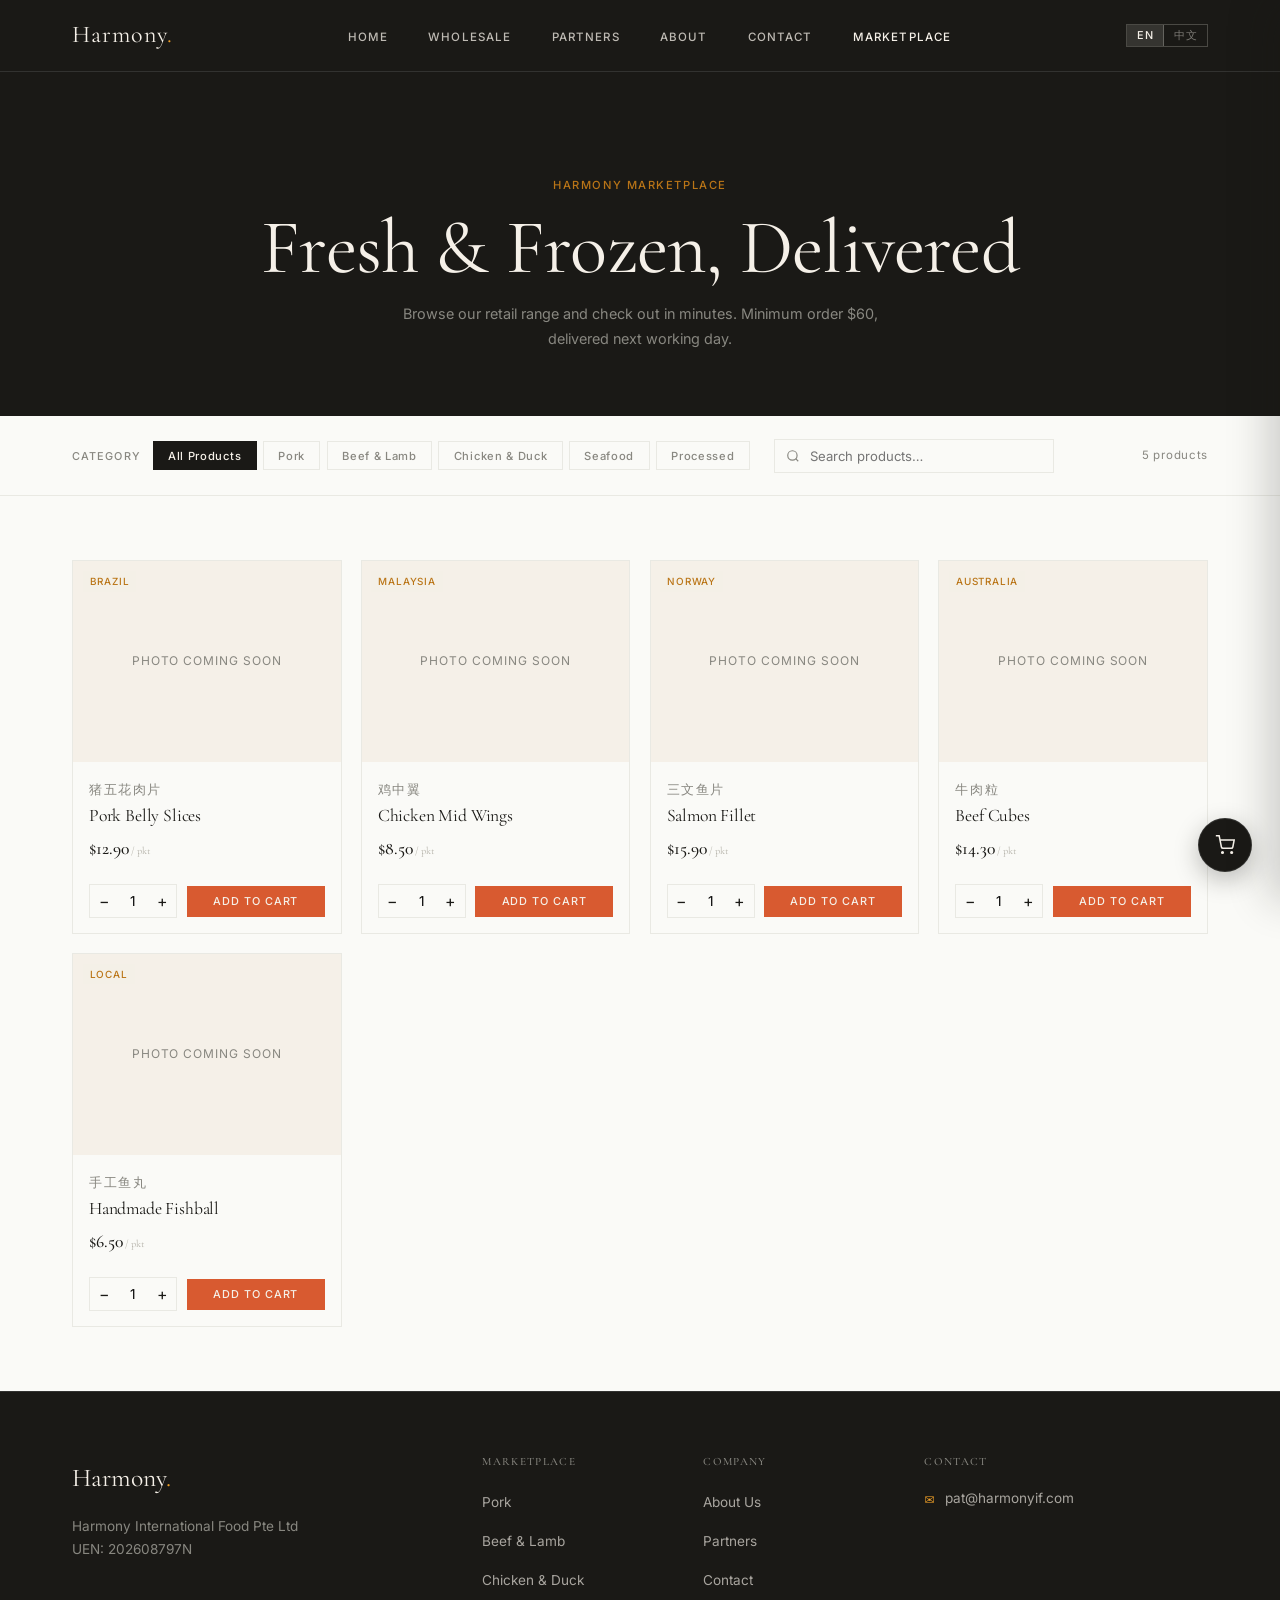
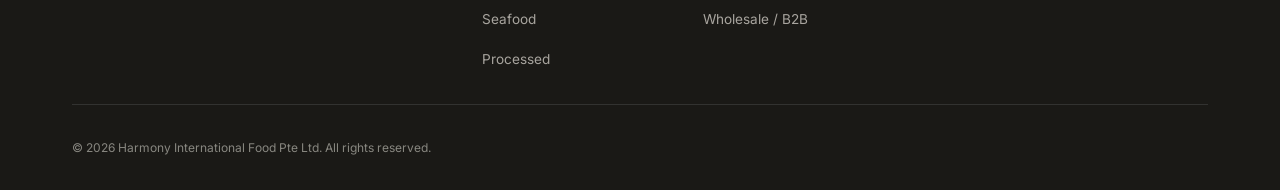
<file: shop.html>
<!DOCTYPE html>
<html lang="en" data-lang="en">
<head>
  <link rel="icon" type="image/svg+xml" href="favicon.svg"/>
  <meta charset="UTF-8" />
  <meta name="viewport" content="width=device-width, initial-scale=1.0" />
  <meta name="description" content="Shop frozen and fresh food online — pork, beef, chicken, seafood and hotpot ingredients delivered to your door in Singapore." />
  <meta name="robots" content="noindex, nofollow" />
  <title>Harmony Marketplace — Harmony International Food</title>
  <link rel="preconnect" href="https://fonts.googleapis.com" />
  <link rel="preconnect" href="https://fonts.gstatic.com" crossorigin />
  <link rel="stylesheet" href="https://fonts.googleapis.com/css2?family=Cormorant+Garamond:ital,wght@0,300;0,400;0,500;0,600;1,300;1,400&family=Inter:wght@300;400;500&display=swap" media="print" onload="this.media='all'" />
  <noscript><link rel="stylesheet" href="https://fonts.googleapis.com/css2?family=Cormorant+Garamond:ital,wght@0,300;0,400;0,500;0,600;1,300;1,400&family=Inter:wght@300;400;500&display=swap" /></noscript>
  <link rel="stylesheet" href="css/style.min.css" />
  <link rel="stylesheet" href="css/cart.css" />
  <style>
    .page-hero { text-align:center; }
    .page-hero__label { font-size:0.7rem; font-weight:500; letter-spacing:0.14em; text-transform:uppercase; color:var(--gold-dark); display:block; margin-bottom:0.6rem; }
    .filter-bar__inner { flex-wrap:wrap; gap:0.75rem 1.5rem; }
    .search-wrap { flex:1; min-width:200px; max-width:280px; }
    .search-input-wrap { position:relative; }
    .search-input-wrap svg { position:absolute; left:0.75rem; top:50%; transform:translateY(-50%); color:var(--mist); pointer-events:none; }
    #shop-search { width:100%; padding:0.5rem 0.9rem 0.5rem 2.2rem; background:transparent; border:1px solid var(--border); color:var(--ink); font-family:var(--font-body); font-size:0.82rem; outline:none; }
    #shop-grid { display:grid; grid-template-columns:repeat(4,1fr); gap:1.2rem; }
    @media (max-width:1100px) { #shop-grid { grid-template-columns:repeat(3,1fr); } }
    @media (max-width:750px)  { #shop-grid { grid-template-columns:repeat(2,1fr); } }
    @media (max-width:480px)  { #shop-grid { grid-template-columns:1fr; } }
    .product-card { background:var(--cream-light); border:1px solid var(--border); overflow:hidden; transition:transform var(--transition), box-shadow var(--transition); }
    .product-card:hover { transform:translateY(-3px); box-shadow:0 8px 28px rgba(26,25,22,0.1); }
    .product-card__image-wrap { position:relative; aspect-ratio:4/3; background:var(--cream); overflow:hidden; }
    .product-card__image { width:100%; height:100%; object-fit:cover; }
    .product-card__placeholder { position:absolute; inset:0; display:flex; align-items:center; justify-content:center; background:var(--cream); color:var(--stone); font-size:0.75rem; }
    .product-card__tag { position:absolute; top:0.6rem; left:0.6rem; font-size:0.62rem; font-weight:500; letter-spacing:0.08em; text-transform:uppercase; color:var(--gold-dark); background:rgba(245,240,232,0.92); padding:2px 7px; }
    .product-card__body { padding:1rem 1rem 0.9rem; }
    .product-card__origin { font-size:0.82rem; color:var(--mist); margin-bottom:0.2rem; }
    .product-card__name { font-family:var(--font-heading); font-size:1.1rem; color:var(--ink); line-height:1.2; margin-bottom:0.5rem; }
    .b2c-min-banner { background:var(--gold); color:var(--ink); text-align:center; font-size:0.75rem; font-weight:500; padding:0.6rem 1rem; }
  </style>
</head>
<body>

  <!-- NAV -->
  <nav class="nav nav--solid">
    <div class="nav__inner">
      <a href="index.html" class="nav__logo">Harmony<span>.</span></a>
      <ul class="nav__links">
        <li><a href="index.html" data-en="Home" data-cn="首页">Home</a></li>
        <li><a href="products.html" data-en="Wholesale" data-cn="批发">Wholesale</a></li>
        <li><a href="partners.html" data-en="Partners" data-cn="合作伙伴">Partners</a></li>
        <li><a href="about.html" data-en="About" data-cn="关于">About</a></li>
        <li><a href="contact.html" data-en="Contact" data-cn="联系">Contact</a></li>
        <li><a href="shop.html" class="active" data-en="Marketplace" data-cn="市集">Marketplace</a></li>
      </ul>
      <div class="nav__right">
        <div class="lang-toggle">
          <button class="lang-toggle__btn active" data-lang="en" onclick="setLanguage('en')">EN</button>
          <button class="lang-toggle__btn" data-lang="cn" onclick="setLanguage('cn')">中文</button>
        </div>
        <button class="nav__hamburger" aria-label="Menu"><span></span><span></span><span></span></button>
      </div>
    </div>
    <div class="nav__mobile">
      <a href="index.html" data-en="Home" data-cn="首页">Home</a>
      <a href="products.html" data-en="Wholesale" data-cn="批发">Wholesale</a>
      <a href="partners.html" data-en="Partners" data-cn="合作伙伴">Partners</a>
      <a href="about.html" data-en="About" data-cn="关于">About</a>
      <a href="contact.html" data-en="Contact" data-cn="联系">Contact</a>
      <a href="shop.html" data-en="Marketplace" data-cn="市集">Marketplace</a>
      <div class="lang-toggle" style="margin-top:1.5rem;">
        <button class="lang-toggle__btn active" data-lang="en" onclick="setLanguage('en');document.querySelector('.nav__mobile').classList.remove('open');document.body.style.overflow=''">EN</button>
        <button class="lang-toggle__btn" data-lang="cn" onclick="setLanguage('cn');document.querySelector('.nav__mobile').classList.remove('open');document.body.style.overflow=''">中文</button>
      </div>
    </div>
  </nav>

  <div class="b2c-min-banner">PROTOTYPE — retail shop demo. Prices shown are placeholders pending confirmed B2C pricing.</div>

  <!-- PAGE HERO -->
  <section class="page-hero">
    <div class="container">
      <span class="page-hero__label">Harmony Marketplace</span>
      <h1>Fresh & Frozen, Delivered</h1>
      <p>Browse our retail range and check out in minutes. Minimum order $60, delivered next working day.</p>
    </div>
  </section>

  <!-- FILTER BAR -->
  <div class="filter-bar">
    <div class="container">
      <div class="filter-bar__inner">
        <div class="filter-group">
          <span class="filter-group__label">Category</span>
          <div class="filter-group__btns" id="shop-filter-btns"></div>
        </div>
        <div class="search-wrap">
          <div class="search-input-wrap">
            <svg width="14" height="14" viewBox="0 0 24 24" fill="none" stroke="currentColor" stroke-width="2"><circle cx="11" cy="11" r="8"/><line x1="21" y1="21" x2="16.65" y2="16.65"/></svg>
            <input id="shop-search" type="text" placeholder="Search products…" autocomplete="off" oninput="shopSearch(this.value)" />
          </div>
        </div>
        <div class="filter-bar__count" id="shop-count"></div>
      </div>
    </div>
  </div>

  <!-- GRID -->
  <section class="section products-section">
    <div class="container">
      <div id="shop-grid"></div>
    </div>
  </section>

  <!-- FOOTER -->
  <footer class="footer">
    <div class="container">
      <div class="footer__grid">
        <div class="footer__col">
          <div class="footer__logo">Harmony<span>.</span></div>
          <p class="footer__tagline">Harmony International Food Pte Ltd<br>UEN: 202608797N</p>
        </div>
        <div class="footer__col">
          <h5>Marketplace</h5>
          <ul>
            <li><a href="shop.html?category=pork">Pork</a></li>
            <li><a href="shop.html?category=beef">Beef & Lamb</a></li>
            <li><a href="shop.html?category=chicken">Chicken & Duck</a></li>
            <li><a href="shop.html?category=seafood">Seafood</a></li>
            <li><a href="shop.html?category=processed">Processed</a></li>
          </ul>
        </div>
        <div class="footer__col">
          <h5>Company</h5>
          <ul>
            <li><a href="about.html">About Us</a></li>
            <li><a href="partners.html">Partners</a></li>
            <li><a href="contact.html">Contact</a></li>
            <li><a href="products.html">Wholesale / B2B</a></li>
          </ul>
        </div>
        <div class="footer__col">
          <h5>Contact</h5>
          <div class="footer__contact-item"><span class="icon">✉</span><span><a href="mailto:pat@harmonyif.com" style="font-size:0.85rem;color:rgba(245,240,232,0.65);">pat@harmonyif.com</a></span></div>
        </div>
      </div>
      <div class="footer__bottom">
        <p>© 2026 Harmony International Food Pte Ltd. All rights reserved.</p>
      </div>
    </div>
  </footer>

  <script src="js/lang.js"></script>
  <script src="js/main.js"></script>
  <script src="js/shop.js"></script>
  <script src="js/cart.js"></script>
</body>
</html>
</file>
<file: css/cart.css>
/* ============================================================
   CART.CSS — B2C cart drawer + floating cart button (prototype)
   Uses the same design tokens as css/style.css
   ============================================================ */

/* Floating cart button */
.cart-fab {
  position: fixed;
  bottom: 1.75rem;
  right: 1.75rem;
  width: 54px;
  height: 54px;
  border-radius: 50%;
  background: var(--ink);
  color: var(--cream);
  border: 1px solid var(--border-dark);
  display: flex;
  align-items: center;
  justify-content: center;
  cursor: pointer;
  z-index: 1500;
  box-shadow: 0 8px 24px rgba(26,25,22,0.28);
  transition: background var(--transition), transform var(--transition);
}
.cart-fab:hover { background: var(--coral); transform: translateY(-2px); }

.cart-fab__badge {
  position: absolute;
  top: -4px;
  right: -4px;
  min-width: 20px;
  height: 20px;
  padding: 0 5px;
  border-radius: 10px;
  background: var(--coral);
  color: var(--cream);
  font-size: 0.68rem;
  font-weight: 600;
  display: none;
  align-items: center;
  justify-content: center;
  font-family: var(--font-body);
}

/* Overlay */
.cart-overlay {
  position: fixed;
  inset: 0;
  background: rgba(26,25,22,0.55);
  backdrop-filter: blur(2px);
  z-index: 1600;
  opacity: 0;
  visibility: hidden;
  transition: opacity var(--transition);
}
.cart-overlay.open { opacity: 1; visibility: visible; }

/* Drawer */
.cart-drawer {
  position: fixed;
  top: 0;
  right: 0;
  bottom: 0;
  width: 100%;
  max-width: 400px;
  background: var(--cream-light);
  z-index: 1700;
  display: flex;
  flex-direction: column;
  transform: translateX(100%);
  transition: transform 0.3s ease;
  box-shadow: -12px 0 40px rgba(26,25,22,0.2);
}
.cart-drawer.open { transform: translateX(0); }

.cart-drawer__header {
  display: flex;
  align-items: center;
  justify-content: space-between;
  padding: 1.4rem 1.5rem;
  border-bottom: 1px solid var(--border);
}
.cart-drawer__header h3 {
  font-family: var(--font-heading);
  font-size: 1.4rem;
  color: var(--ink);
  font-weight: 500;
}
.cart-drawer__header button {
  background: none;
  border: none;
  font-size: 1.1rem;
  color: var(--mist);
  cursor: pointer;
  transition: color var(--transition);
}
.cart-drawer__header button:hover { color: var(--ink); }

.cart-drawer__body {
  flex: 1;
  overflow-y: auto;
  padding: 0.5rem 1.5rem;
}

.cart-empty {
  text-align: center;
  padding: 3rem 0;
  color: var(--mist);
  font-size: 0.9rem;
}

.cart-line {
  display: flex;
  align-items: center;
  gap: 0.75rem;
  padding: 1rem 0;
  border-bottom: 1px solid var(--border);
}
.cart-line__info { flex: 1; min-width: 0; }
.cart-line__name {
  font-size: 0.88rem;
  color: var(--ink);
  line-height: 1.3;
  margin-bottom: 0.2rem;
}
.cart-line__price {
  font-size: 0.75rem;
  color: var(--mist);
}
.cart-line__qty {
  display: flex;
  align-items: center;
  gap: 0.5rem;
  border: 1px solid var(--border);
  padding: 0.2rem 0.4rem;
}
.cart-line__qty button {
  width: 20px;
  height: 20px;
  background: none;
  border: none;
  font-size: 0.9rem;
  color: var(--ink);
  cursor: pointer;
  line-height: 1;
}
.cart-line__qty span { font-size: 0.82rem; min-width: 14px; text-align: center; }
.cart-line__remove {
  background: none;
  border: none;
  color: var(--stone);
  font-size: 0.85rem;
  cursor: pointer;
  transition: color var(--transition);
}
.cart-line__remove:hover { color: var(--coral); }

.cart-drawer__footer {
  padding: 1.25rem 1.5rem 1.6rem;
  border-top: 1px solid var(--border);
}
.cart-subtotal {
  display: flex;
  justify-content: space-between;
  font-family: var(--font-heading);
  font-size: 1.2rem;
  color: var(--ink);
  margin-bottom: 0.6rem;
}
.cart-min-warning {
  font-size: 0.75rem;
  color: var(--coral);
  margin-bottom: 0.8rem;
  line-height: 1.4;
}
.cart-checkout-btn {
  width: 100%;
  text-align: center;
}
.cart-checkout-btn:disabled {
  opacity: 0.45;
  cursor: not-allowed;
}

/* Add-to-cart controls on product cards / detail page */
.b2c-add-row {
  display: flex;
  align-items: center;
  gap: 0.6rem;
  margin-top: 0.7rem;
}
.b2c-qty-stepper {
  display: flex;
  align-items: center;
  border: 1px solid var(--border);
  flex-shrink: 0;
}
.b2c-qty-stepper button {
  width: 28px;
  height: 32px;
  background: none;
  border: none;
  font-size: 1rem;
  color: var(--ink);
  cursor: pointer;
}
.b2c-qty-stepper button:hover { background: rgba(26,25,22,0.05); }
.b2c-qty-stepper input {
  width: 30px;
  text-align: center;
  border: none;
  font-size: 0.85rem;
  font-family: var(--font-body);
  background: transparent;
  -moz-appearance: textfield;
}
.b2c-qty-stepper input::-webkit-outer-spin-button,
.b2c-qty-stepper input::-webkit-inner-spin-button { -webkit-appearance: none; margin: 0; }

.b2c-add-btn {
  flex: 1;
  padding: 0.55rem;
  font-size: 0.68rem;
  font-weight: 500;
  letter-spacing: 0.09em;
  text-transform: uppercase;
  background: var(--coral);
  color: var(--cream);
  border: none;
  cursor: pointer;
  transition: background var(--transition);
}
.b2c-add-btn:hover { background: var(--gold-dark); }
.b2c-add-btn.added { background: var(--ink); }

.b2c-price-tag {
  font-family: var(--font-heading);
  font-size: 1.1rem;
  color: var(--ink);
  font-weight: 500;
}

@media (max-width: 480px) {
  .cart-drawer { max-width: 100%; }
  .cart-fab { bottom: 1.25rem; right: 1.25rem; }
}
</file>
<file: css/style.min.css>
@import url('https://fonts.googleapis.com/css2?family=Cormorant+Garamond:ital,wght@0,300;0,400;0,500;0,600;1,300;1,400&family=Inter:wght@300;400;500&display=swap');:root{--ink:#1a1916;--ink-light:#2c2c2a;--ink-mist:#444441;--mist:#888780;--stone:#b4b2a9;--cream:#f5f0e8;--cream-light:#fafaf7;--gold:#ef9f27;--gold-dark:#ba7517;--coral:#d85a30;--coral-light:#f0997b;--bg-dark:var(--ink);--bg-light:var(--cream);--bg-page:var(--cream-light);--text-dark:var(--ink);--text-light:var(--cream);--text-muted:var(--mist);--accent:var(--coral);--accent-hover:var(--coral-light);--border:rgba(180,178,169,0.25);--border-dark:rgba(68,68,65,0.6);--font-heading:'Cormorant Garamond',Georgia,serif;--font-body:'Inter',system-ui,sans-serif;--space-xs:.5rem;--space-sm:1rem;--space-md:2rem;--space-lg:4rem;--space-xl:8rem;--max-width:1200px;--nav-height:72px;--transition:.25s ease}*,*::before,*::after{box-sizing:border-box;margin:0;padding:0}html{scroll-behavior:smooth;font-size:16px}body{font-family:var(--font-body);font-weight:400;background:var(--bg-page);color:var(--text-dark);line-height:1.7;-webkit-font-smoothing:antialiased;-moz-osx-font-smoothing:grayscale}img{display:block;max-width:100%;height:auto}a{color:inherit;text-decoration:none}ul,ol{list-style:none}button{font-family:var(--font-body);cursor:pointer;border:0;background:0}input,textarea,select{font-family:var(--font-body)}h1,h2,h3,h4,h5{font-family:var(--font-heading);font-weight:400;line-height:1.15;letter-spacing:-.01em}h1{font-size:clamp(2.8rem,6vw,5rem)}h2{font-size:clamp(2rem,4vw,3.2rem)}h3{font-size:clamp(1.4rem,2.5vw,2rem)}h4{font-size:1.2rem}h5{font-size:1rem;font-weight:500}p{font-size:.95rem;line-height:1.8;color:var(--text-dark)}.text-muted{color:var(--text-muted)}.text-light{color:var(--text-light)}.text-gold{color:var(--gold)}.text-coral{color:var(--coral)}.label{font-family:var(--font-body);font-size:.7rem;font-weight:500;letter-spacing:.14em;text-transform:uppercase}.container{width:100%;max-width:var(--max-width);margin:0 auto;padding:0 var(--space-md)}.section{padding:var(--space-lg) 0}.section--dark{background:var(--bg-dark);color:var(--text-light)}.section--cream{background:var(--bg-light)}.grid-2{display:grid;grid-template-columns:repeat(2,1fr);gap:var(--space-md)}.grid-3{display:grid;grid-template-columns:repeat(3,1fr);gap:var(--space-md)}.grid-4{display:grid;grid-template-columns:repeat(4,1fr);gap:var(--space-md)}.flex-center{display:flex;align-items:center;justify-content:center}.flex-between{display:flex;align-items:center;justify-content:space-between}.btn{display:inline-block;padding:.85rem 2.2rem;font-family:var(--font-body);font-size:.75rem;font-weight:500;letter-spacing:.1em;text-transform:uppercase;transition:all var(--transition);cursor:pointer;border:0}.btn-primary{background:var(--coral);color:var(--cream)}.btn-primary:hover{background:var(--coral-light)}.btn-ghost{background:transparent;color:var(--cream);border:1px solid rgba(245,240,232,0.4)}.btn-ghost:hover{background:rgba(245,240,232,0.08);border-color:var(--cream)}.btn-ghost-dark{background:transparent;color:var(--ink);border:1px solid rgba(26,25,22,0.3)}.btn-ghost-dark:hover{background:var(--ink);color:var(--cream)}.nav{position:fixed;top:0;left:0;width:100%;height:var(--nav-height);z-index:1000;transition:background var(--transition),border-color var(--transition)}.nav--transparent{background:transparent;border-bottom:1px solid transparent}.nav--scrolled{background:rgba(26,25,22,0.96);border-bottom:1px solid var(--border-dark);backdrop-filter:blur(8px);-webkit-backdrop-filter:blur(8px)}.nav--solid{background:var(--ink);border-bottom:1px solid var(--border-dark)}.nav__inner{height:100%;display:flex;align-items:center;justify-content:space-between;padding:0 var(--space-md);max-width:var(--max-width);margin:0 auto}.nav__logo{font-family:var(--font-heading);font-size:1.5rem;font-weight:400;color:var(--cream);letter-spacing:.04em}.nav__logo span{color:var(--gold)}.nav__links{display:flex;align-items:center;gap:2.5rem}.nav__links a{font-size:.72rem;font-weight:500;letter-spacing:.1em;text-transform:uppercase;color:rgba(245,240,232,0.75);transition:color var(--transition)}.nav__links a:hover,.nav__links a.active{color:var(--cream)}.nav__cta{font-size:.72rem;font-weight:500;letter-spacing:.1em;text-transform:uppercase;padding:.55rem 1.4rem;background:var(--coral);color:var(--cream);transition:background var(--transition)}.nav__cta:hover{background:var(--coral-light)}.nav__hamburger{display:none;flex-direction:column;gap:5px;cursor:pointer;padding:4px}.nav__hamburger span{display:block;width:24px;height:1.5px;background:var(--cream);transition:all var(--transition)}.nav__mobile{display:none;position:fixed;inset:0;background:var(--ink);z-index:999;flex-direction:column;align-items:center;justify-content:center;gap:2.5rem}.nav__mobile.open{display:flex}.nav__mobile a{font-family:var(--font-heading);font-size:2.5rem;font-weight:300;color:var(--cream);letter-spacing:.04em;transition:color var(--transition)}.nav__mobile a:hover{color:var(--gold)}.footer{background:var(--ink);color:var(--cream);padding:var(--space-lg) 0 var(--space-md);border-top:1px solid var(--border-dark)}.footer__grid{display:grid;grid-template-columns:2fr 1fr 1fr 1.5fr;gap:var(--space-md);padding-bottom:var(--space-md);border-bottom:1px solid var(--border-dark);margin-bottom:var(--space-md)}.footer__logo{font-family:var(--font-heading);font-size:1.6rem;color:var(--cream);margin-bottom:var(--space-sm)}.footer__logo span{color:var(--gold)}.footer__tagline{font-size:.85rem;color:var(--mist);line-height:1.7;max-width:260px}.footer__col h5{font-size:.7rem;font-weight:500;letter-spacing:.12em;text-transform:uppercase;color:var(--mist);margin-bottom:1.2rem}.footer__col ul{display:flex;flex-direction:column;gap:.75rem}.footer__col ul a{font-size:.85rem;color:rgba(245,240,232,0.65);transition:color var(--transition)}.footer__col ul a:hover{color:var(--cream)}.footer__contact-item{display:flex;align-items:flex-start;gap:.6rem;margin-bottom:.75rem}.footer__contact-item span{font-size:.85rem;color:rgba(245,240,232,0.65);line-height:1.5}.footer__contact-item .icon{font-size:.75rem;color:var(--gold);margin-top:3px;flex-shrink:0;letter-spacing:.1em;text-transform:uppercase}.footer__bottom{display:flex;align-items:center;justify-content:space-between}.footer__bottom p{font-size:.75rem;color:var(--mist)}.page-hero{background:var(--ink);padding:calc(var(--nav-height) + var(--space-lg)) 0 var(--space-lg);text-align:center}.page-hero h1{color:var(--cream);margin-bottom:var(--space-xs)}.page-hero p{color:var(--mist);max-width:520px;margin:0 auto;font-size:.9rem}.divider{width:48px;height:1px;background:var(--gold);margin:var(--space-sm) 0}.divider--center{margin:var(--space-sm) auto}.trust-bar{background:var(--ink-light);border-top:1px solid var(--border-dark);border-bottom:1px solid var(--border-dark);padding:1.2rem 0}.trust-bar__inner{display:flex;align-items:center;justify-content:center;gap:var(--space-lg);flex-wrap:wrap}.trust-bar__item{display:flex;align-items:center;gap:.6rem}.trust-bar__item .dot{width:4px;height:4px;border-radius:50%;background:var(--gold);flex-shrink:0}.trust-bar__item span{font-size:.72rem;font-weight:500;letter-spacing:.1em;text-transform:uppercase;color:rgba(245,240,232,0.7)}.product-card{background:var(--cream-light);border:1px solid var(--border);overflow:hidden;transition:transform var(--transition),box-shadow var(--transition);cursor:pointer}.product-card:hover{transform:translateY(-4px);box-shadow:0 12px 40px rgba(26,25,22,0.12)}.product-card__image{width:100%;aspect-ratio:4 / 3;object-fit:cover;display:block;background:var(--stone)}.product-card__body{padding:1.2rem}.product-card__origin{font-size:.65rem;font-weight:500;letter-spacing:.12em;text-transform:uppercase;color:var(--gold-dark);margin-bottom:.4rem}.product-card__name{font-family:var(--font-heading);font-size:1.3rem;font-weight:400;color:var(--ink);margin-bottom:.4rem;line-height:1.2}.product-card__desc{font-size:.8rem;color:var(--mist);margin-bottom:1rem;line-height:1.6}.product-card__footer{display:flex;align-items:center;justify-content:space-between;border-top:1px solid var(--border);padding-top:1rem}.product-card__weight{font-size:.72rem;color:var(--mist);letter-spacing:.06em}.product-card__cta{font-size:.68rem;font-weight:500;letter-spacing:.1em;text-transform:uppercase;color:var(--coral);transition:color var(--transition)}.product-card:hover .product-card__cta{color:var(--coral-light)}.form-group{margin-bottom:1.4rem}.form-label{display:block;font-size:.7rem;font-weight:500;letter-spacing:.1em;text-transform:uppercase;color:var(--mist);margin-bottom:.5rem}.form-input,.form-select,.form-textarea{width:100%;padding:.85rem 1rem;background:transparent;border:1px solid var(--border-dark);color:var(--cream);font-family:var(--font-body);font-size:.9rem;outline:0;transition:border-color var(--transition);appearance:none;-webkit-appearance:none}.form-input:focus,.form-select:focus,.form-textarea:focus{border-color:var(--gold)}.form-input::placeholder,.form-textarea::placeholder{color:var(--ink-mist)}.form-textarea{resize:vertical;min-height:140px}.form-select{background-image:url("data:image/svg+xml,%3Csvgxmlns='http://www.w3.org/2000/svg'width='12'height='8'viewBox='00128'%3E%3Cpathd='M11l555-5'stroke='%23888780'stroke-width='1.5'fill='none'stroke-linecap='round'/%3E%3C/svg%3E");background-repeat:no-repeat;background-position:right 1rem center;padding-right:2.5rem;cursor:pointer}.form-select option{background:var(--ink);color:var(--cream)}.whatsapp-btn{display:inline-flex;align-items:center;gap:.6rem;padding:.85rem 2rem;background:#25d366;color:#fff;font-size:.75rem;font-weight:500;letter-spacing:.08em;text-transform:uppercase;transition:background var(--transition)}.whatsapp-btn:hover{background:#1ebe5d}.reveal{opacity:0;transform:translateY(24px);transition:opacity .65s ease,transform .65s ease}.reveal.visible{opacity:1;transform:translateY(0)}@media(max-width:900px){.grid-4{grid-template-columns:repeat(2,1fr)}.grid-3{grid-template-columns:repeat(2,1fr)}.footer__grid{grid-template-columns:1fr 1fr}}@media(max-width:600px){:root{--space-lg:3rem;--space-xl:5rem}.grid-2,.grid-3,.grid-4{grid-template-columns:1fr}.footer__grid{grid-template-columns:1fr}.nav__links,.nav__cta{display:none}.nav__hamburger{display:flex}.trust-bar__inner{gap:var(--space-md)}.footer__bottom{flex-direction:column;gap:var(--space-sm);text-align:center}}.hero{position:relative;min-height:100vh;display:flex;align-items:center;background:var(--ink);overflow:hidden}.hero__bg{position:absolute;inset:0;background:linear-gradient(to bottom right,rgba(26,25,22,0.85) 0,rgba(26,25,22,0.55) 60%,rgba(26,25,22,0.80) 100%),linear-gradient(135deg,#2c2c2a 0,#1a1916 100%);background-size:cover;background-position:center}.hero__overlay{position:absolute;inset:0;background:radial-gradient(ellipse at 30% 60%,rgba(239,159,39,0.06) 0,transparent 60%)}.hero__content{position:relative;z-index:1;max-width:700px;padding-top:var(--nav-height)}.hero__heading{color:var(--cream);margin:1rem 0 1.4rem;font-size:clamp(3rem,7vw,5.5rem);line-height:1.05}.hero__heading em{font-style:italic;color:var(--gold)}.hero__sub{color:rgba(245,240,232,0.72);font-size:1rem;max-width:520px;margin-bottom:2.4rem;line-height:1.75}.hero__actions{display:flex;gap:1rem;flex-wrap:wrap}.hero__scroll-hint{position:absolute;bottom:2.5rem;left:50%;transform:translateX(-50%);z-index:1}.hero__scroll-hint span{display:block;width:1px;height:56px;background:linear-gradient(to bottom,rgba(245,240,232,0.5),transparent);animation:scrollPulse 2s ease-in-out infinite}@keyframes scrollPulse{0%,100%{opacity:.3;transform:scaleY(1)}50%{opacity:1;transform:scaleY(1.15)}}.section-header{margin-bottom:var(--space-md)}.section-header h2{margin:.5rem 0 .75rem}.section-header__sub{color:var(--mist);max-width:480px}.section-footer{margin-top:var(--space-md);text-align:center}.story-strip__grid{align-items:center;gap:var(--space-lg)}.story-strip__image-wrap{aspect-ratio:4 / 5;overflow:hidden}.story-strip__image-placeholder{width:100%;height:100%;background:var(--ink-light);border:1px solid var(--border-dark);display:flex;align-items:center;justify-content:center;min-height:400px}.story-strip__image-placeholder span{font-size:.75rem;letter-spacing:.1em;text-transform:uppercase;color:var(--mist)}.story-strip__text{padding:var(--space-md) 0}.story-strip__text h2{margin:.5rem 0 1.4rem}.stat-item{text-align:center;padding:var(--space-md) var(--space-sm);border-right:1px solid var(--border)}.stat-item:last-child{border-right:0}.stat-item__number{font-size:clamp(2rem,4vw,3rem);font-family:var(--font-heading);color:var(--ink);margin-bottom:.4rem}.stat-item__label{font-size:.78rem;color:var(--mist);letter-spacing:.04em}.product-card__image-wrap{position:relative;overflow:hidden}.product-card__tag{position:absolute;top:12px;left:12px;z-index:1;background:var(--gold);color:var(--ink);font-size:.62rem;font-weight:500;letter-spacing:.1em;text-transform:uppercase;padding:3px 10px}.product-card__placeholder{width:100%;aspect-ratio:4 / 3;background:var(--ink-light);display:flex;align-items:center;justify-content:center}.product-card__placeholder span{font-size:.75rem;color:var(--mist);letter-spacing:.08em;text-transform:uppercase;text-align:center;padding:1rem}.product-card__price{font-family:var(--font-heading);font-size:1.1rem;color:var(--ink)}.product-card__actions{display:flex;align-items:center;justify-content:space-between;margin-top:1rem;gap:.75rem}.product-card__actions .btn{font-size:.65rem;padding:.6rem 1.2rem}.cta-banner{text-align:center}.text-center{text-align:center}.detail-back{background:var(--ink);padding:calc(var(--nav-height) + 1rem) 0 1rem}.detail-back__link{font-size:.72rem;font-weight:500;letter-spacing:.08em;text-transform:uppercase;color:var(--mist);transition:color var(--transition)}.detail-back__link:hover{color:var(--cream)}.detail-grid{display:grid;grid-template-columns:1fr 1fr;gap:var(--space-lg);align-items:start}.detail-image-wrap{position:relative}.detail-tag-badge{position:absolute;top:16px;left:16px;z-index:1;background:var(--gold);color:var(--ink);font-size:.62rem;font-weight:500;letter-spacing:.1em;text-transform:uppercase;padding:4px 12px}.detail-image{width:100%;aspect-ratio:1;object-fit:cover}.detail-image-placeholder{width:100%;aspect-ratio:1;background:var(--stone);display:flex;align-items:center;justify-content:center}.detail-image-placeholder span{font-size:.75rem;letter-spacing:.1em;text-transform:uppercase;color:var(--mist)}.detail-name{font-size:clamp(2rem,4vw,3rem);color:var(--ink);margin:.5rem 0 1rem}.detail-desc{color:var(--mist);font-size:.95rem;line-height:1.8;margin-bottom:2rem}.detail-meta{display:flex;flex-direction:column;gap:0;border-top:1px solid var(--border);margin-bottom:2rem}.detail-meta__item{display:flex;justify-content:space-between;align-items:center;padding:.9rem 0;border-bottom:1px solid var(--border)}.detail-meta__label{font-size:.7rem;font-weight:500;letter-spacing:.1em;text-transform:uppercase;color:var(--mist)}.detail-meta__value{font-size:.9rem;color:var(--ink)}.detail-price{font-family:var(--font-heading);font-size:1.4rem !important;color:var(--ink) !important}.detail-actions{display:flex;gap:1rem;flex-wrap:wrap;margin-bottom:1.5rem}.detail-note{font-size:.75rem;color:var(--stone);line-height:1.6;font-style:italic}@media(max-width:768px){.detail-grid{grid-template-columns:1fr;gap:var(--space-md)}}.about-intro-grid{display:grid;grid-template-columns:1fr 1fr;gap:var(--space-lg);align-items:center}.about-intro__image-wrap{aspect-ratio:3 / 4}.about-intro__image-placeholder{width:100%;height:100%;min-height:420px;background:var(--stone);display:flex;align-items:center;justify-content:center}.about-intro__image-placeholder span{font-size:.75rem;letter-spacing:.1em;text-transform:uppercase;color:var(--mist)}.about-intro__text h2{margin:.5rem 0 1.4rem}.about-intro__text p{color:var(--mist)}.values-grid{margin-top:var(--space-md)}.value-card{padding:var(--space-md);border:1px solid var(--border-dark);transition:border-color var(--transition)}.value-card:hover{border-color:var(--gold)}.value-card__number{font-family:var(--font-heading);font-size:2.5rem;color:var(--gold);opacity:.4;display:block;margin-bottom:1rem;line-height:1}.value-card__title{font-size:1.1rem;color:var(--cream);margin-bottom:.75rem}.value-card__desc{font-size:.85rem;color:var(--mist);line-height:1.75}.sourcing-grid{display:grid;grid-template-columns:1fr 1fr;gap:var(--space-lg);align-items:center}.sourcing-text h2{margin:.5rem 0 1.4rem}.sourcing-text p{color:var(--mist)}.sourcing-badges{display:flex;flex-direction:column;gap:1rem;margin-top:2rem}.sourcing-badge{display:flex;align-items:center;gap:1rem;padding:1rem 1.2rem;border:1px solid var(--border);background:var(--cream-light)}.sourcing-badge__flag{font-size:1.8rem;line-height:1}.sourcing-badge strong{display:block;font-size:.85rem;font-weight:500;color:var(--ink);margin-bottom:2px}.sourcing-badge p{font-size:.78rem;color:var(--mist);margin:0}.sourcing-image-wrap{aspect-ratio:4 / 5}.sourcing-image-placeholder{width:100%;height:100%;min-height:400px;background:var(--stone);display:flex;align-items:center;justify-content:center}.sourcing-image-placeholder span{font-size:.75rem;letter-spacing:.1em;text-transform:uppercase;color:var(--mist)}@media(max-width:768px){.about-intro-grid,.sourcing-grid{grid-template-columns:1fr;gap:var(--space-md)}.sourcing-image-wrap{order:-1}}.order-grid{display:grid;grid-template-columns:1fr 380px;gap:var(--space-lg);align-items:start}.order-form-wrap{background:var(--ink);padding:var(--space-md)}.order-form{display:flex;flex-direction:column}.form-row{display:grid;grid-template-columns:1fr 1fr;gap:1rem}.radio-group{display:flex;flex-direction:column;gap:.75rem}.radio-option{display:flex;align-items:flex-start;gap:.75rem;cursor:pointer}.radio-option input[type="radio"]{display:none}.radio-box{width:16px;height:16px;border:1px solid var(--ink-mist);border-radius:50%;flex-shrink:0;margin-top:3px;transition:all var(--transition);position:relative}.radio-option input[type="radio"]:checked+.radio-box{border-color:var(--gold);background:var(--gold)}.radio-option input[type="radio"]:checked+.radio-box::after{content:'';position:absolute;inset:3px;border-radius:50%;background:var(--ink)}.radio-label{font-size:.85rem;color:rgba(245,240,232,0.75);line-height:1.5}.order-form__submit{width:100%;text-align:center;margin-top:.5rem;font-size:.8rem}.order-form__note{font-size:.72rem;color:var(--ink-mist);margin-top:.75rem;text-align:center}.order-form__success{display:none;margin-top:1.5rem;padding:1.5rem;border:1px solid var(--gold);background:rgba(239,159,39,0.06)}.order-form__success h4{font-family:var(--font-heading);font-size:1.3rem;color:var(--gold);margin-bottom:.5rem}.order-form__success p{font-size:.85rem;color:var(--mist)}.order-sidebar{display:flex;flex-direction:column;gap:0;position:sticky;top:calc(var(--nav-height) + 2rem)}.order-sidebar__block{padding:1.5rem;border:1px solid var(--border);border-top:0;background:var(--cream-light)}.order-sidebar__block:first-child{border-top:1px solid var(--border)}.order-sidebar__title{font-family:var(--font-heading);font-size:1.1rem;font-weight:400;color:var(--ink);margin-bottom:.6rem}.order-sidebar__text{font-size:.83rem;color:var(--mist);line-height:1.7}.order-sidebar__steps{display:flex;flex-direction:column;gap:1rem;margin-top:.5rem;list-style:none;counter-reset:none}.order-sidebar__steps li{display:flex;align-items:flex-start;gap:.75rem;font-size:.83rem;color:var(--mist);line-height:1.55}.step-num{font-family:var(--font-heading);font-size:1rem;color:var(--gold);flex-shrink:0;line-height:1.3}@media(max-width:900px){.order-grid{grid-template-columns:1fr}.order-sidebar{position:static}.form-row{grid-template-columns:1fr}}.contact-methods{display:grid;grid-template-columns:repeat(4,1fr);gap:1px;background:var(--border);border:1px solid var(--border);margin-bottom:0}.contact-method-card{background:var(--cream-light);padding:2rem 1.5rem;display:flex;flex-direction:column;gap:1rem;transition:background var(--transition)}a.contact-method-card:hover{background:var(--ink)}a.contact-method-card:hover h4,a.contact-method-card:hover p,a.contact-method-card:hover .contact-method-card__cta,a.contact-method-card:hover .contact-method-card__icon{color:var(--cream)}.contact-method-card--static{cursor:default}.contact-method-card__icon{font-size:.65rem;font-weight:500;letter-spacing:.14em;color:var(--gold-dark);text-transform:uppercase}.contact-method-card h4{font-family:var(--font-heading);font-size:1.3rem;font-weight:400;color:var(--ink);margin-bottom:.2rem;transition:color var(--transition)}.contact-method-card p{font-size:.85rem;color:var(--mist);margin:0;transition:color var(--transition)}.contact-method-card__cta{font-size:.7rem;font-weight:500;letter-spacing:.08em;color:var(--coral);text-transform:uppercase;margin-top:auto;transition:color var(--transition)}.contact-grid{display:grid;grid-template-columns:1fr 380px;gap:var(--space-lg);align-items:start}.contact-info{display:flex;flex-direction:column;gap:0;position:sticky;top:calc(var(--nav-height) + 2rem)}.contact-info__block{padding:1.5rem;border:1px solid var(--border-dark);border-top:0}.contact-info__block:first-child{border-top:1px solid var(--border-dark)}.contact-info__block h4{font-family:var(--font-heading);font-size:1.1rem;font-weight:400;color:var(--cream);margin-bottom:.6rem}.contact-info__block p{font-size:.83rem;color:var(--mist);line-height:1.7}.contact-info__list{display:flex;flex-direction:column;gap:.5rem;margin-top:.25rem}.contact-info__list li{font-size:.83rem;color:var(--mist);padding-left:1rem;position:relative}.contact-info__list li::before{content:'–';position:absolute;left:0;color:var(--gold)}@media(max-width:900px){.contact-methods{grid-template-columns:repeat(2,1fr)}.contact-grid{grid-template-columns:1fr}.contact-info{position:static}}@media(max-width:600px){.contact-methods{grid-template-columns:1fr}}.filter-bar{background:var(--cream-light);border-bottom:1px solid var(--border);padding:1.4rem 0;position:sticky;top:var(--nav-height);z-index:100}.filter-bar__inner{display:flex;align-items:center;gap:2.5rem;flex-wrap:wrap}.filter-group{display:flex;align-items:center;gap:.75rem;flex-wrap:wrap}.filter-group__label{font-size:.68rem;font-weight:500;letter-spacing:.1em;text-transform:uppercase;color:var(--mist);white-space:nowrap}.filter-group__btns{display:flex;gap:.4rem;flex-wrap:wrap}.filter-btn{font-size:.7rem;font-weight:500;letter-spacing:.06em;padding:.4rem .9rem;border:1px solid var(--border);background:transparent;color:var(--mist);cursor:pointer;transition:all var(--transition);white-space:nowrap}.filter-btn:hover{border-color:var(--ink);color:var(--ink)}.filter-btn.active{background:var(--ink);color:var(--cream);border-color:var(--ink)}.filter-bar__count{margin-left:auto;font-size:.72rem;color:var(--mist);letter-spacing:.06em;white-space:nowrap}.products-section{min-height:60vh}.products__empty{grid-column:1 / -1;text-align:center;padding:var(--space-lg) 0}.products__empty p{color:var(--mist);margin-bottom:var(--space-sm)}.trade-cta__inner{display:flex;align-items:center;justify-content:space-between;gap:var(--space-md);flex-wrap:wrap}.trade-cta__actions{display:flex;flex-direction:column;gap:1rem;flex-shrink:0}@media(max-width:600px){.filter-bar{position:static}.filter-bar__inner{gap:1.5rem}.filter-bar__count{margin-left:0;width:100%}.trade-cta__inner{flex-direction:column;align-items:flex-start}.trade-cta__actions{flex-direction:row;flex-wrap:wrap}}.lang-toggle{display:flex;align-items:center;gap:0;border:1px solid rgba(245,240,232,0.25);overflow:hidden;flex-shrink:0}.lang-toggle__btn{font-family:var(--font-body);font-size:.68rem;font-weight:500;letter-spacing:.08em;padding:.32rem .65rem;background:transparent;color:rgba(245,240,232,0.5);border:0;cursor:pointer;transition:all var(--transition);line-height:1}.lang-toggle__btn:first-child{border-right:1px solid rgba(245,240,232,0.25)}.lang-toggle__btn.active{background:rgba(245,240,232,0.12);color:var(--cream)}.lang-toggle__btn:hover:not(.active){color:rgba(245,240,232,0.75)}.nav__right{display:flex;align-items:center;gap:.75rem;flex-shrink:0}@media(max-width:380px){.lang-toggle{display:none}}.nav__mobile .lang-toggle{border-color:rgba(245,240,232,0.2);margin-top:1rem}.nav__mobile .lang-toggle__btn{font-size:.9rem;padding:.5rem 1.2rem}@media(max-width:600px){.hero__heading{font-size:clamp(2.2rem,9vw,3.2rem)}.hero__content{padding:0 var(--space-sm);padding-top:var(--nav-height)}.hero__actions{flex-direction:column;align-items:flex-start}.hero__actions .btn{width:100%;text-align:center}.trust-bar__inner{flex-direction:column;align-items:flex-start;gap:.75rem;padding:0 var(--space-md)}.cat-grid{grid-template-columns:repeat(2,1fr) !important}.grid-4{grid-template-columns:repeat(2,1fr) !important}.stat-item{border-right:0;border-bottom:1px solid var(--border)}.stat-item:nth-child(odd){border-right:1px solid var(--border)}.stat-item:last-child,.stat-item:nth-last-child(2):nth-child(odd){border-bottom:0}.section{padding:var(--space-md) 0}.page-hero{padding:calc(var(--nav-height) + var(--space-md)) 0 var(--space-md)}.page-hero h1{font-size:clamp(2rem,8vw,3rem)}.grid-2{grid-template-columns:1fr !important;gap:var(--space-md) !important}.footer__grid{grid-template-columns:1fr !important}.footer__bottom{flex-direction:column;gap:.5rem;text-align:center}.cta-banner .btn,.cta-banner .whatsapp-btn{width:100%;text-align:center;justify-content:center}.how-grid{grid-template-columns:1fr !important}.origin-list{gap:.5rem}.origin-tag{font-size:.75rem;padding:.4rem .75rem}}@media(max-width:900px){.nav__cta{display:none}.about-lead{grid-template-columns:1fr !important}.sourcing-grid{grid-template-columns:1fr !important}.pillars{grid-template-columns:1fr !important;gap:var(--space-sm) !important}.origin-grid{grid-template-columns:repeat(2,1fr) !important}.cat-strip{grid-template-columns:repeat(3,1fr) !important}.contact-methods{grid-template-columns:1fr !important}.contact-grid{grid-template-columns:1fr !important}.contact-sidebar{position:static !important}#products-grid{grid-template-columns:repeat(2,1fr) !important}.filter-bar__inner{flex-wrap:wrap;gap:.75rem 1.5rem}.filter-bar__count{width:100%;margin-left:0}}@media(max-width:480px){.cat-strip{grid-template-columns:repeat(2,1fr) !important}.origin-grid{grid-template-columns:repeat(2,1fr) !important}#products-grid{grid-template-columns:1fr !important}.form-row{grid-template-columns:1fr !important}.enquiry-modal__box{padding:1.4rem}}.nav__right{display:flex;align-items:center;gap:.75rem;flex-shrink:0}.lang-toggle{display:flex;align-items:center;border:1px solid rgba(245,240,232,0.22);overflow:hidden;flex-shrink:0}.lang-toggle__btn{font-family:var(--font-body);font-size:.68rem;font-weight:500;letter-spacing:.08em;padding:.3rem .6rem;background:transparent;color:rgba(245,240,232,0.45);border:0;border-right:1px solid rgba(245,240,232,0.22);cursor:pointer;transition:all var(--transition);line-height:1}.lang-toggle__btn:last-child{border-right:0}.lang-toggle__btn.active{background:rgba(245,240,232,0.12);color:var(--cream)}.lang-toggle__btn:hover:not(.active){color:rgba(245,240,232,0.72)}.nav__mobile .lang-toggle{border-color:rgba(245,240,232,0.2)}.nav__mobile .lang-toggle__btn{font-size:.9rem;padding:.5rem 1.2rem;border-right-color:rgba(245,240,232,0.2)}@media(max-width:380px){.lang-toggle{display:none}}.section-header{text-align:center}.section-header__sub{text-align:center;margin-left:auto;margin-right:auto}.page-hero{text-align:center}.page-hero p{margin-left:auto;margin-right:auto}.cta-banner{text-align:center}.cta-banner p{margin-left:auto;margin-right:auto}@media(max-width:900px){.nav__cta{display:none}.grid-2{grid-template-columns:1fr !important}.about-lead{grid-template-columns:1fr !important}.contact-grid{grid-template-columns:1fr !important}.contact-sidebar{position:static !important}.order-grid{grid-template-columns:1fr !important}.order-sidebar{position:static !important}.contact-methods{grid-template-columns:1fr !important}.footer__grid{grid-template-columns:1fr 1fr !important}.filter-bar__inner{flex-wrap:wrap;gap:.75rem 1.5rem}.filter-bar__count{width:100%;margin-left:0}}@media(max-width:600px){:root{--space-lg:3rem}.hero__heading{font-size:clamp(2.4rem,9vw,3.5rem)}.hero__content{text-align:center;padding-left:var(--space-sm);padding-right:var(--space-sm)}.hero__actions{justify-content:center;flex-direction:column;align-items:center}.hero__actions .btn{width:100%;max-width:280px;text-align:center}.trust-bar__inner{flex-direction:column;align-items:flex-start;gap:.65rem;padding:0 var(--space-md)}.grid-4{grid-template-columns:repeat(2,1fr) !important}.stat-item{border-right:0;border-bottom:1px solid var(--border)}.stat-item:nth-child(odd){border-right:1px solid var(--border)}.stat-item:last-child,.stat-item:nth-last-child(2):nth-child(odd){border-bottom:0}.section{padding:var(--space-md) 0}.page-hero{padding:calc(var(--nav-height) + var(--space-md)) 0 var(--space-md)}.page-hero h1{font-size:clamp(2rem,8vw,3rem)}.footer__grid{grid-template-columns:1fr !important}.footer__bottom{flex-direction:column;gap:.5rem;text-align:center}.form-row{grid-template-columns:1fr !important}.how-grid{grid-template-columns:1fr !important}.cta-banner .btn,.cta-banner .whatsapp-btn{width:100%;max-width:280px;text-align:center;justify-content:center}}.nav__right{display:flex;align-items:center;gap:.75rem;flex-shrink:0}.lang-toggle{display:flex;align-items:center;border:1px solid rgba(245,240,232,0.22);overflow:hidden;flex-shrink:0}.lang-toggle__btn{font-family:var(--font-body);font-size:.68rem;font-weight:500;letter-spacing:.08em;padding:.3rem .6rem;background:transparent;color:rgba(245,240,232,0.45);border:0;border-right:1px solid rgba(245,240,232,0.22);cursor:pointer;transition:all var(--transition);line-height:1}.lang-toggle__btn:last-child{border-right:0}.lang-toggle__btn.active{background:rgba(245,240,232,0.12);color:var(--cream)}.lang-toggle__btn:hover:not(.active){color:rgba(245,240,232,0.72)}.nav__mobile .lang-toggle{border-color:rgba(245,240,232,0.2)}.nav__mobile .lang-toggle__btn{font-size:.9rem;padding:.5rem 1.2rem;border-right-color:rgba(245,240,232,0.2)}@media(max-width:380px){.lang-toggle{display:none}}.section-header{text-align:center}.section-header__sub{text-align:center;margin-left:auto;margin-right:auto}.page-hero{text-align:center}.page-hero p{margin-left:auto;margin-right:auto}.cta-banner{text-align:center}.cta-banner p{margin-left:auto;margin-right:auto}@media(max-width:900px){.nav__cta{display:none}.grid-2{grid-template-columns:1fr !important}.about-lead{grid-template-columns:1fr !important}.contact-grid{grid-template-columns:1fr !important}.contact-sidebar{position:static !important}.order-grid{grid-template-columns:1fr !important}.order-sidebar{position:static !important}.contact-methods{grid-template-columns:1fr !important}.footer__grid{grid-template-columns:1fr 1fr !important}.filter-bar__inner{flex-wrap:wrap;gap:.75rem 1.5rem}.filter-bar__count{width:100%;margin-left:0}}@media(max-width:600px){:root{--space-lg:3rem}.hero__heading{font-size:clamp(2.4rem,9vw,3.5rem)}.hero__content{text-align:center;padding-left:var(--space-sm);padding-right:var(--space-sm)}.hero__actions{justify-content:center;flex-direction:column;align-items:center}.hero__actions .btn{width:100%;max-width:280px;text-align:center}.trust-bar__inner{flex-direction:column;align-items:flex-start;gap:.65rem;padding:0 var(--space-md)}.grid-4{grid-template-columns:repeat(2,1fr) !important}.stat-item{border-right:0;border-bottom:1px solid var(--border)}.stat-item:nth-child(odd){border-right:1px solid var(--border)}.stat-item:last-child,.stat-item:nth-last-child(2):nth-child(odd){border-bottom:0}.section{padding:var(--space-md) 0}.page-hero{padding:calc(var(--nav-height) + var(--space-md)) 0 var(--space-md)}.page-hero h1{font-size:clamp(2rem,8vw,3rem)}.footer__grid{grid-template-columns:1fr !important}.footer__bottom{flex-direction:column;gap:.5rem;text-align:center}.form-row{grid-template-columns:1fr !important}.how-grid{grid-template-columns:1fr !important}.cta-banner .btn,.cta-banner .whatsapp-btn{width:100%;max-width:280px;text-align:center;justify-content:center}}
</file>
